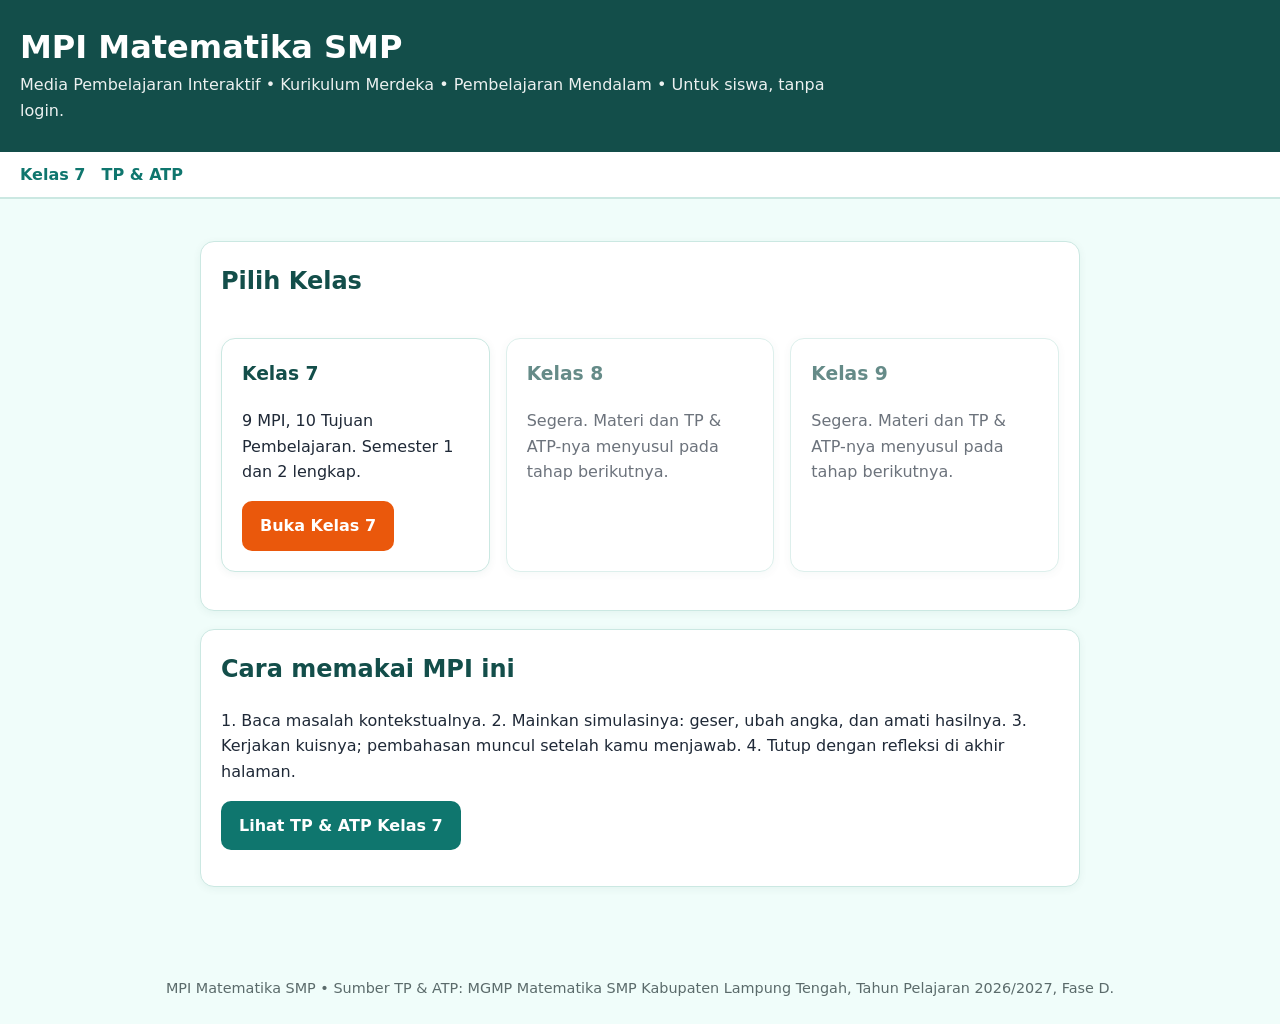
<file: index.html>
<!DOCTYPE html><html lang="id"><head><meta charset="utf-8"><meta name="viewport" content="width=device-width,initial-scale=1"><title>MPI Matematika SMP</title><link rel="stylesheet" href="assets/css/style.css"></head><body><header><h1>MPI Matematika SMP</h1><p>Media Pembelajaran Interaktif &bull; Kurikulum Merdeka &bull; Pembelajaran Mendalam &bull; Untuk siswa, tanpa login.</p></header><nav><a href="kelas-7/index.html">Kelas 7</a><a href="tp-atp/index.html">TP &amp; ATP</a></nav><main><div class="card"><h2>Pilih Kelas</h2><div class="grid"><div class="card"><h3>Kelas 7</h3><p>9 MPI, 10 Tujuan Pembelajaran. Semester 1 dan 2 lengkap.</p><a class="btn" href="kelas-7/index.html">Buka Kelas 7</a></div><div class="card locked"><h3>Kelas 8</h3><p>Segera. Materi dan TP &amp; ATP-nya menyusul pada tahap berikutnya.</p></div><div class="card locked"><h3>Kelas 9</h3><p>Segera. Materi dan TP &amp; ATP-nya menyusul pada tahap berikutnya.</p></div></div></div><div class="card"><h2>Cara memakai MPI ini</h2><p>1. Baca masalah kontekstualnya. 2. Mainkan simulasinya: geser, ubah angka, dan amati hasilnya. 3. Kerjakan kuisnya; pembahasan muncul setelah kamu menjawab. 4. Tutup dengan refleksi di akhir halaman.</p><p><a class="btn secondary" href="tp-atp/index.html">Lihat TP &amp; ATP Kelas 7</a></p></div></main><footer>MPI Matematika SMP &bull; Sumber TP &amp; ATP: MGMP Matematika SMP Kabupaten Lampung Tengah, Tahun Pelajaran 2026/2027, Fase D.</footer></body></html>
</file>
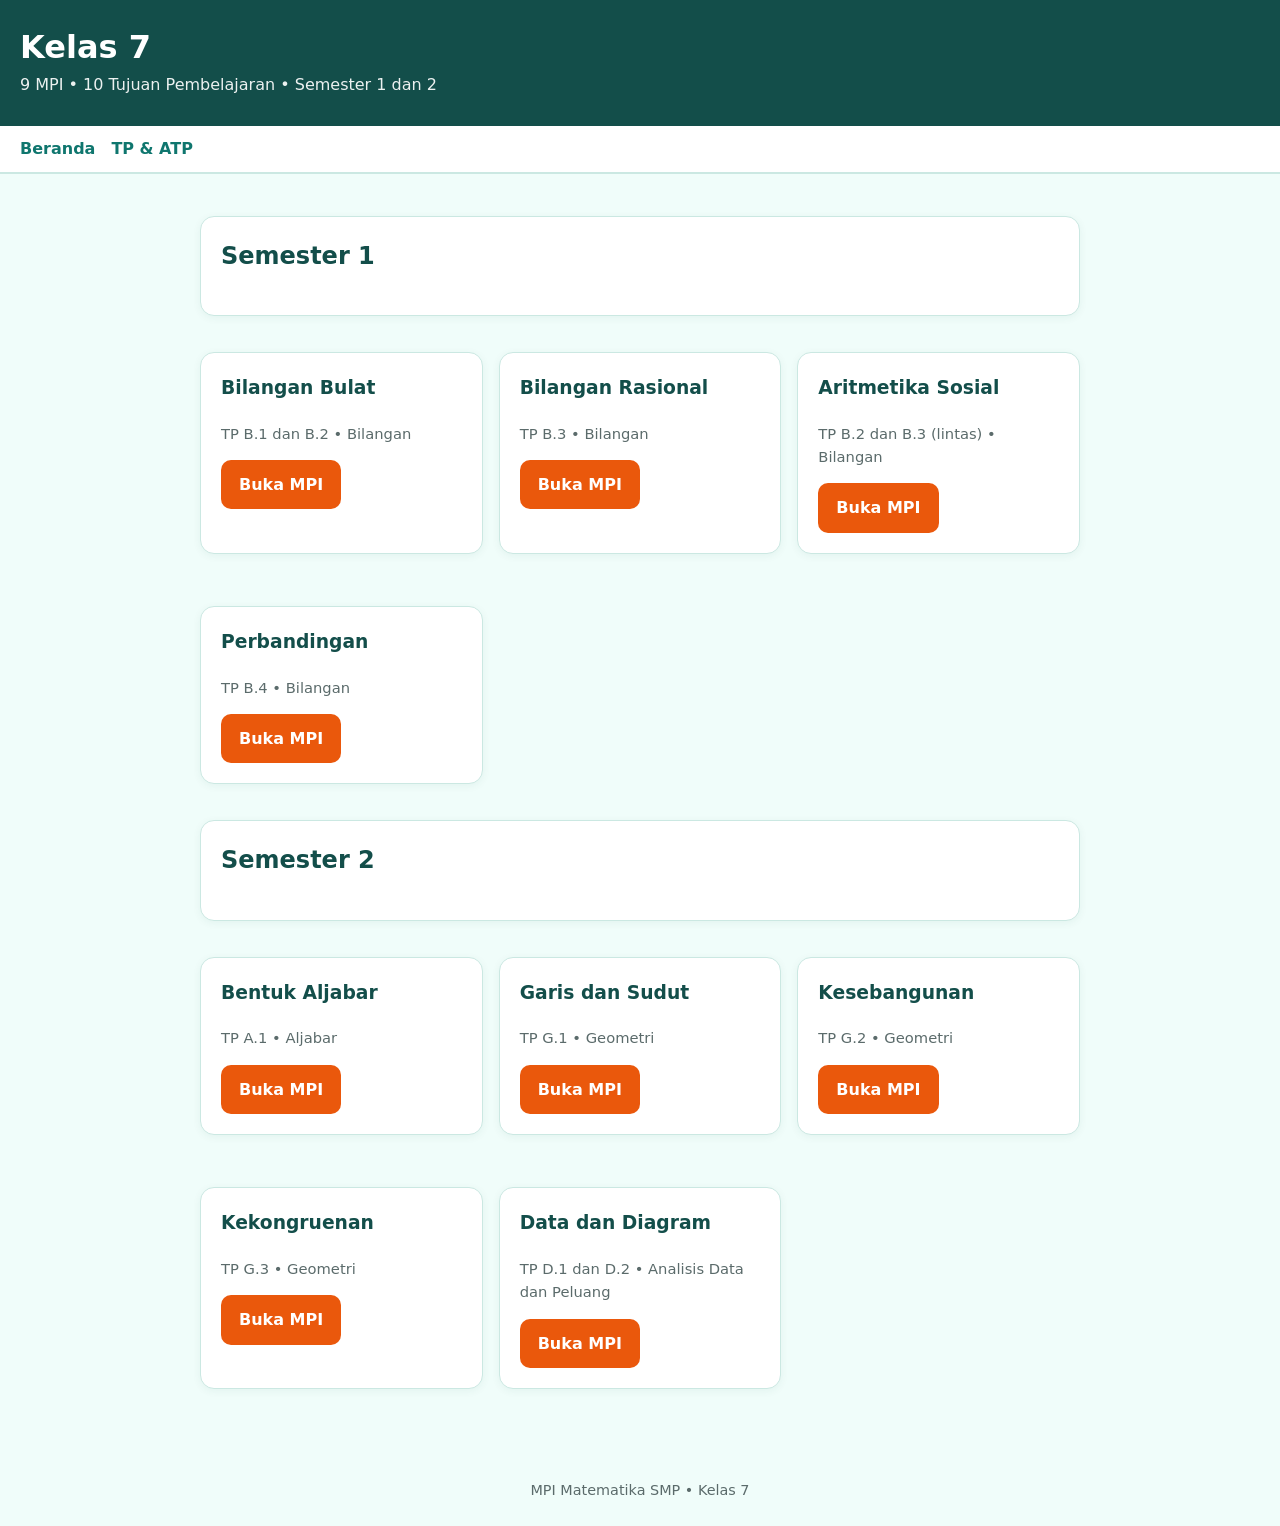
<file: kelas-7/index.html>
<!DOCTYPE html><html lang="id"><head><meta charset="utf-8"><meta name="viewport" content="width=device-width,initial-scale=1"><title>Kelas 7 - MPI Matematika SMP</title><link rel="stylesheet" href="../assets/css/style.css"></head><body><header><h1>Kelas 7</h1><p>9 MPI &bull; 10 Tujuan Pembelajaran &bull; Semester 1 dan 2</p></header><nav><a href="../index.html">Beranda</a><a href="../tp-atp/index.html">TP &amp; ATP</a></nav><main><div class="card"><h2>Semester 1</h2></div><div class="grid"><div class="card"><h3>Bilangan Bulat</h3><p class="small">TP B.1 dan B.2 &bull; Bilangan</p><a class="btn" href="bilangan-bulat/index.html">Buka MPI</a></div><div class="card"><h3>Bilangan Rasional</h3><p class="small">TP B.3 &bull; Bilangan</p><a class="btn" href="bilangan-rasional/index.html">Buka MPI</a></div><div class="card"><h3>Aritmetika Sosial</h3><p class="small">TP B.2 dan B.3 (lintas) &bull; Bilangan</p><a class="btn" href="aritmetika-sosial/index.html">Buka MPI</a></div><div class="card"><h3>Perbandingan</h3><p class="small">TP B.4 &bull; Bilangan</p><a class="btn" href="perbandingan/index.html">Buka MPI</a></div></div><div class="card"><h2>Semester 2</h2></div><div class="grid"><div class="card"><h3>Bentuk Aljabar</h3><p class="small">TP A.1 &bull; Aljabar</p><a class="btn" href="bentuk-aljabar/index.html">Buka MPI</a></div><div class="card"><h3>Garis dan Sudut</h3><p class="small">TP G.1 &bull; Geometri</p><a class="btn" href="garis-dan-sudut/index.html">Buka MPI</a></div><div class="card"><h3>Kesebangunan</h3><p class="small">TP G.2 &bull; Geometri</p><a class="btn" href="kesebangunan/index.html">Buka MPI</a></div><div class="card"><h3>Kekongruenan</h3><p class="small">TP G.3 &bull; Geometri</p><a class="btn" href="kekongruenan/index.html">Buka MPI</a></div><div class="card"><h3>Data dan Diagram</h3><p class="small">TP D.1 dan D.2 &bull; Analisis Data dan Peluang</p><a class="btn" href="data-dan-diagram/index.html">Buka MPI</a></div></div></main><footer>MPI Matematika SMP &bull; Kelas 7</footer></body></html>
</file>
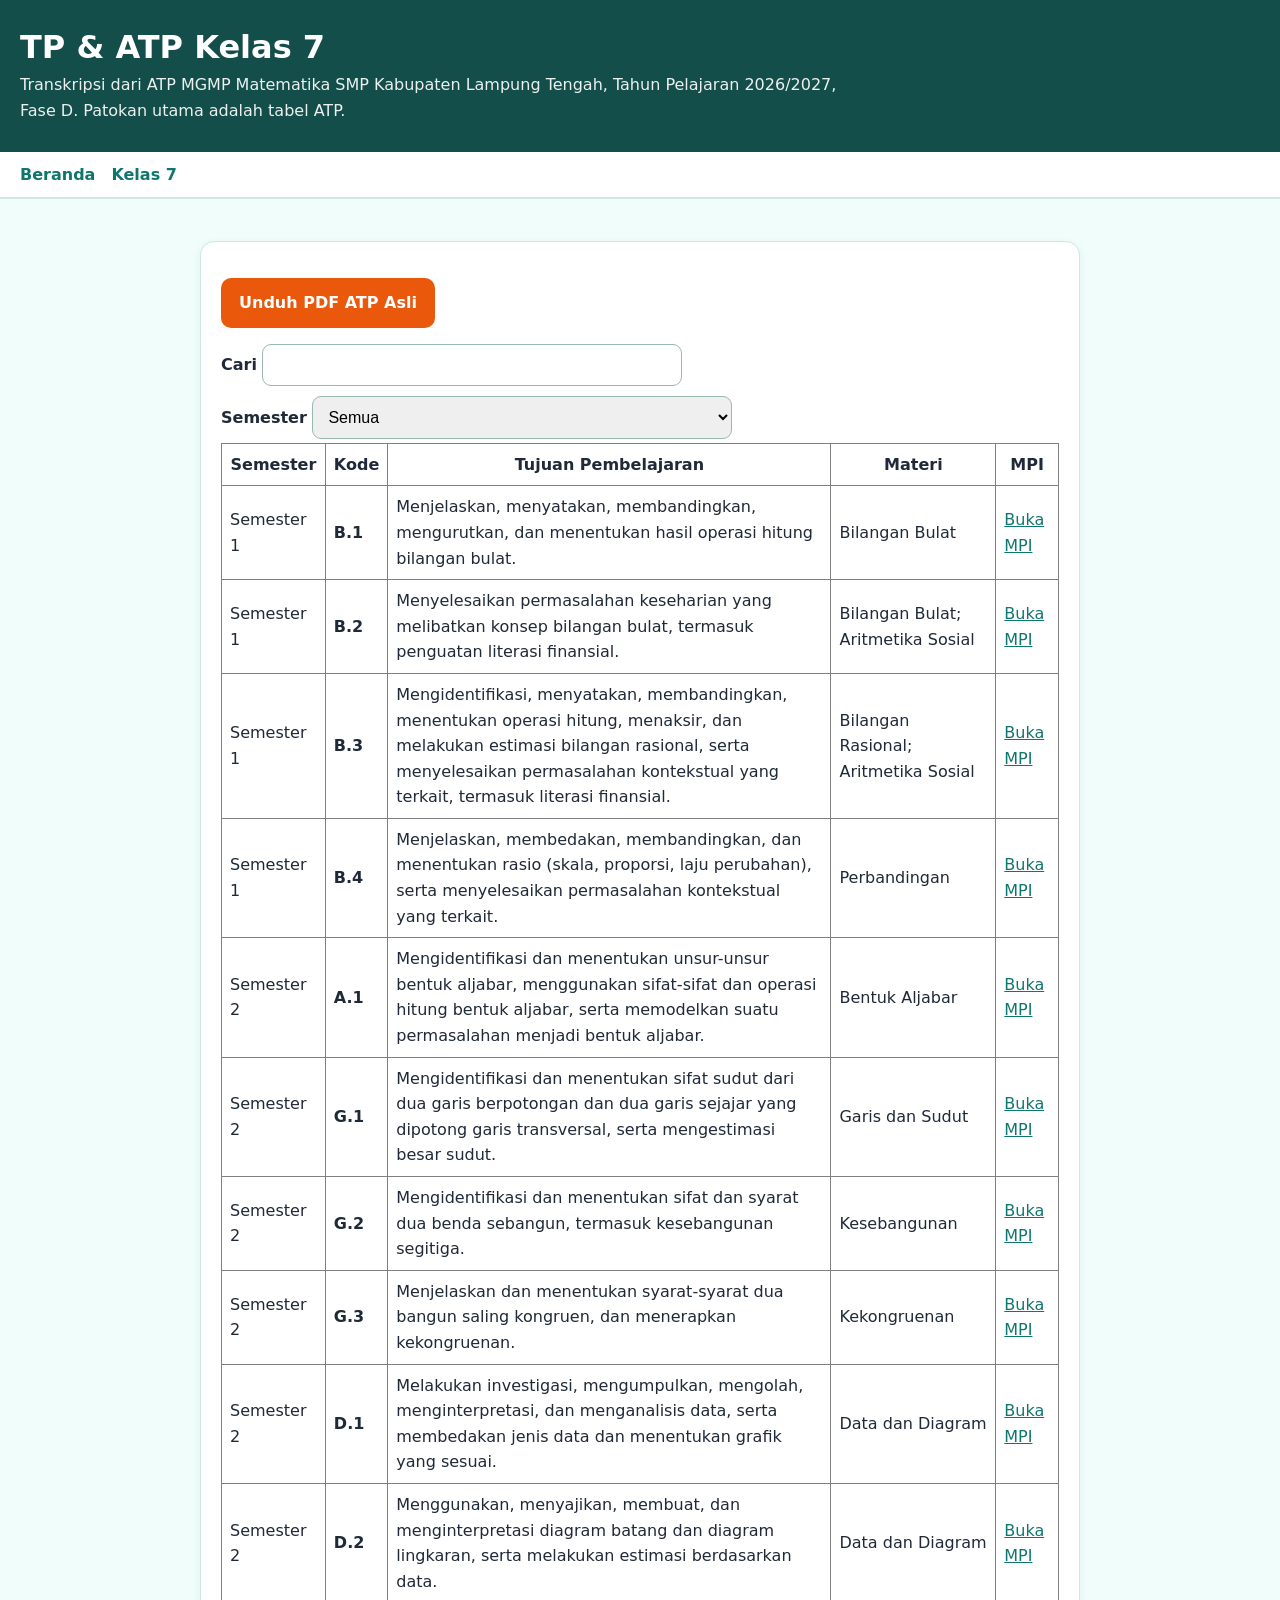
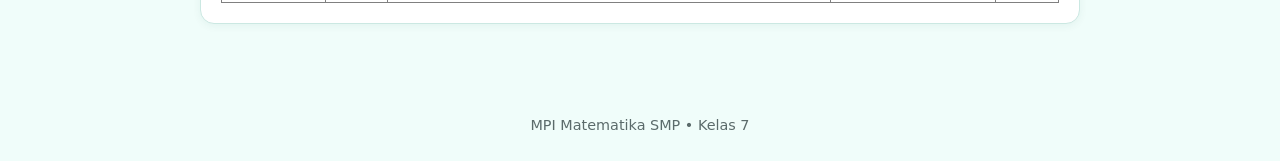
<file: tp-atp/index.html>
<!DOCTYPE html><html lang="id"><head><meta charset="utf-8"><meta name="viewport" content="width=device-width,initial-scale=1"><title>TP &amp; ATP Kelas 7 - MPI Matematika SMP</title><link rel="stylesheet" href="../assets/css/style.css"></head><body><header><h1>TP &amp; ATP Kelas 7</h1><p>Transkripsi dari ATP MGMP Matematika SMP Kabupaten Lampung Tengah, Tahun Pelajaran 2026/2027, Fase D. Patokan utama adalah tabel ATP.</p></header><nav><a href="../index.html">Beranda</a><a href="../kelas-7/index.html">Kelas 7</a></nav><main><div class="card"><p><a class="btn" href="../dokumen/ATP_Matematika_Fase_D_MGMP.pdf">Unduh PDF ATP Asli</a></p><label>Cari <input type="text" id="cari" oninput="filter()"></label><label>Semester <select id="sem" onchange="filter()"><option value="">Semua</option><option>Semester 1</option><option>Semester 2</option></select></label><div style="overflow-x:auto"><table id="tabel" border="1" cellpadding="8" cellspacing="0" style="border-collapse:collapse;width:100%"><thead><tr><th>Semester</th><th>Kode</th><th>Tujuan Pembelajaran</th><th>Materi</th><th>MPI</th></tr></thead><tbody><tr><td>Semester 1</td><td><b>B.1</b></td><td>Menjelaskan, menyatakan, membandingkan, mengurutkan, dan menentukan hasil operasi hitung bilangan bulat.</td><td>Bilangan Bulat</td><td><a href="../kelas-7/bilangan-bulat/index.html">Buka MPI</a></td></tr><tr><td>Semester 1</td><td><b>B.2</b></td><td>Menyelesaikan permasalahan keseharian yang melibatkan konsep bilangan bulat, termasuk penguatan literasi finansial.</td><td>Bilangan Bulat; Aritmetika Sosial</td><td><a href="../kelas-7/bilangan-bulat/index.html">Buka MPI</a></td></tr><tr><td>Semester 1</td><td><b>B.3</b></td><td>Mengidentifikasi, menyatakan, membandingkan, menentukan operasi hitung, menaksir, dan melakukan estimasi bilangan rasional, serta menyelesaikan permasalahan kontekstual yang terkait, termasuk literasi finansial.</td><td>Bilangan Rasional; Aritmetika Sosial</td><td><a href="../kelas-7/bilangan-rasional/index.html">Buka MPI</a></td></tr><tr><td>Semester 1</td><td><b>B.4</b></td><td>Menjelaskan, membedakan, membandingkan, dan menentukan rasio (skala, proporsi, laju perubahan), serta menyelesaikan permasalahan kontekstual yang terkait.</td><td>Perbandingan</td><td><a href="../kelas-7/perbandingan/index.html">Buka MPI</a></td></tr><tr><td>Semester 2</td><td><b>A.1</b></td><td>Mengidentifikasi dan menentukan unsur-unsur bentuk aljabar, menggunakan sifat-sifat dan operasi hitung bentuk aljabar, serta memodelkan suatu permasalahan menjadi bentuk aljabar.</td><td>Bentuk Aljabar</td><td><a href="../kelas-7/bentuk-aljabar/index.html">Buka MPI</a></td></tr><tr><td>Semester 2</td><td><b>G.1</b></td><td>Mengidentifikasi dan menentukan sifat sudut dari dua garis berpotongan dan dua garis sejajar yang dipotong garis transversal, serta mengestimasi besar sudut.</td><td>Garis dan Sudut</td><td><a href="../kelas-7/garis-dan-sudut/index.html">Buka MPI</a></td></tr><tr><td>Semester 2</td><td><b>G.2</b></td><td>Mengidentifikasi dan menentukan sifat dan syarat dua benda sebangun, termasuk kesebangunan segitiga.</td><td>Kesebangunan</td><td><a href="../kelas-7/kesebangunan/index.html">Buka MPI</a></td></tr><tr><td>Semester 2</td><td><b>G.3</b></td><td>Menjelaskan dan menentukan syarat-syarat dua bangun saling kongruen, dan menerapkan kekongruenan.</td><td>Kekongruenan</td><td><a href="../kelas-7/kekongruenan/index.html">Buka MPI</a></td></tr><tr><td>Semester 2</td><td><b>D.1</b></td><td>Melakukan investigasi, mengumpulkan, mengolah, menginterpretasi, dan menganalisis data, serta membedakan jenis data dan menentukan grafik yang sesuai.</td><td>Data dan Diagram</td><td><a href="../kelas-7/data-dan-diagram/index.html">Buka MPI</a></td></tr><tr><td>Semester 2</td><td><b>D.2</b></td><td>Menggunakan, menyajikan, membuat, dan menginterpretasi diagram batang dan diagram lingkaran, serta melakukan estimasi berdasarkan data.</td><td>Data dan Diagram</td><td><a href="../kelas-7/data-dan-diagram/index.html">Buka MPI</a></td></tr></tbody></table></div></div></main><footer>MPI Matematika SMP &bull; Kelas 7</footer><script>function filter(){var q=document.getElementById('cari').value.toLowerCase(),s=document.getElementById('sem').value;document.querySelectorAll('#tabel tbody tr').forEach(function(r){r.style.display=(r.textContent.toLowerCase().includes(q)&&(!s||r.cells[0].textContent===s))?'':'none';});}</script></body></html>
</file>
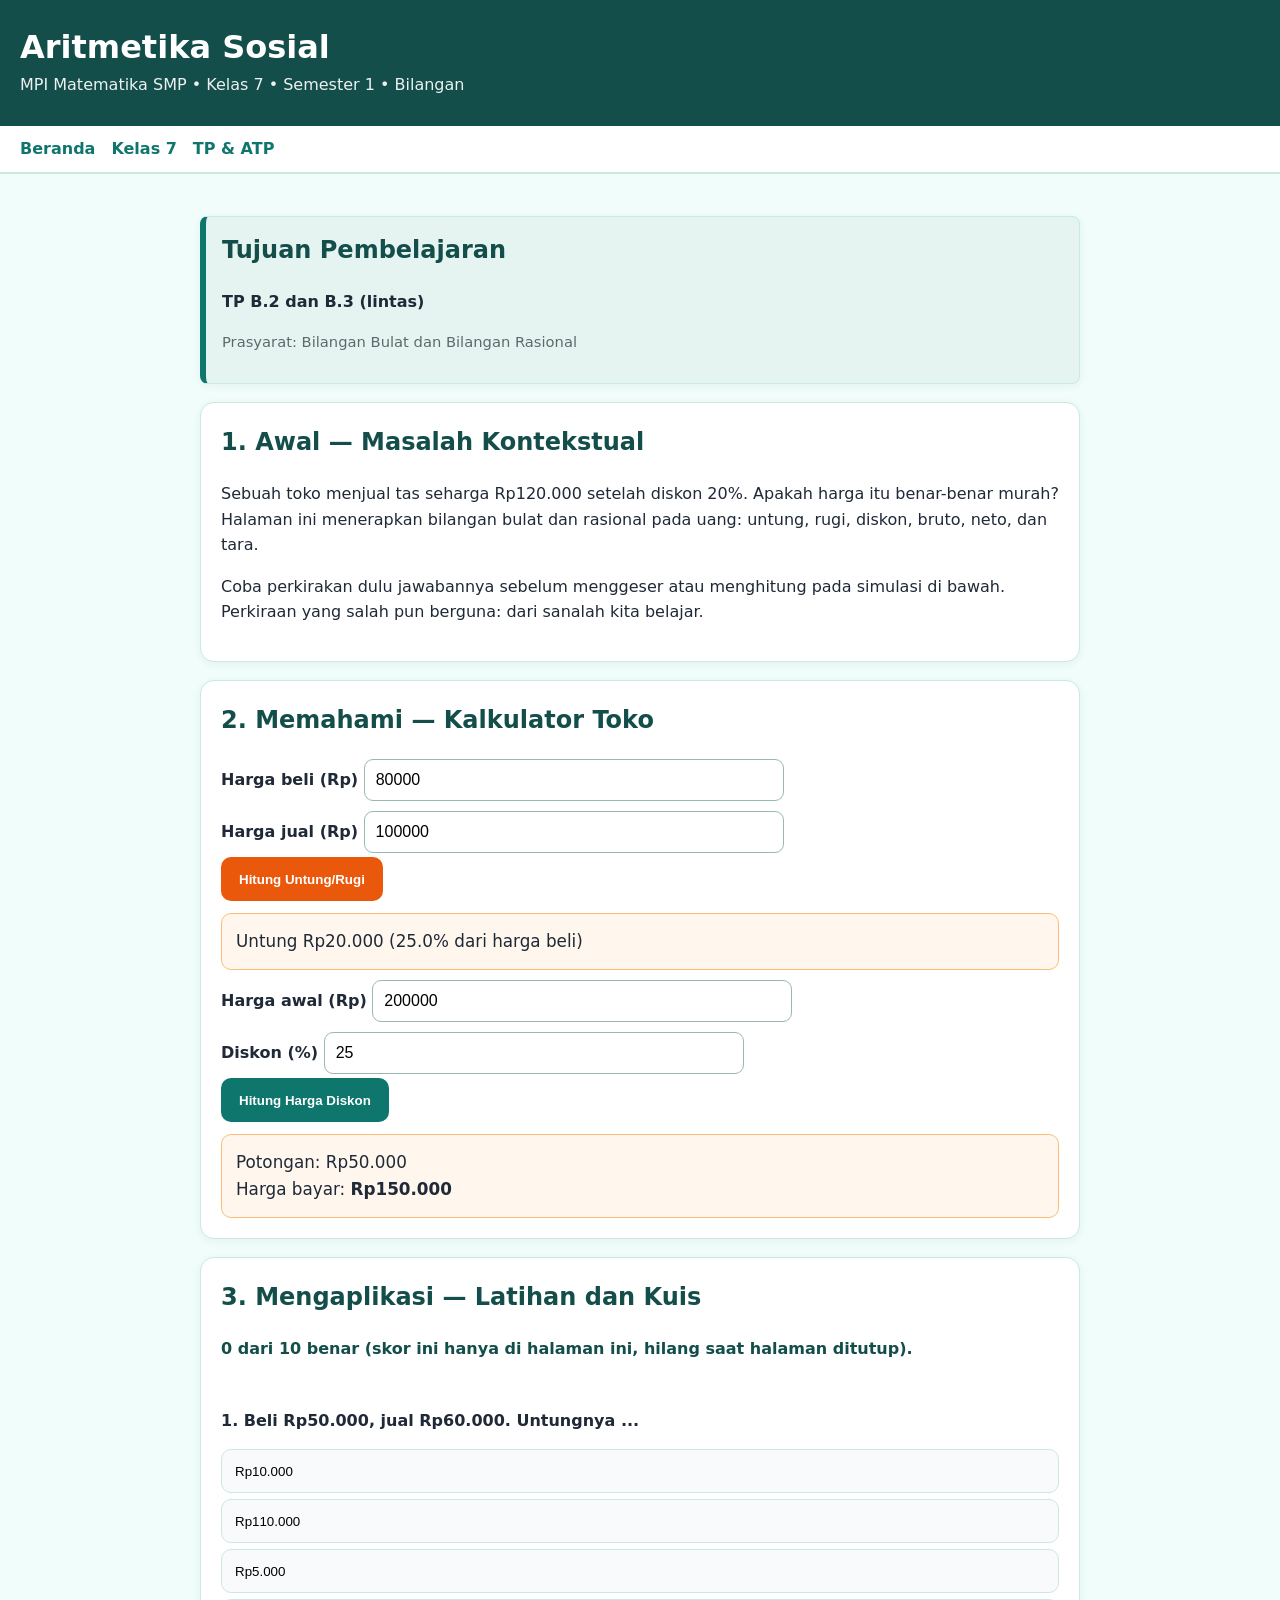
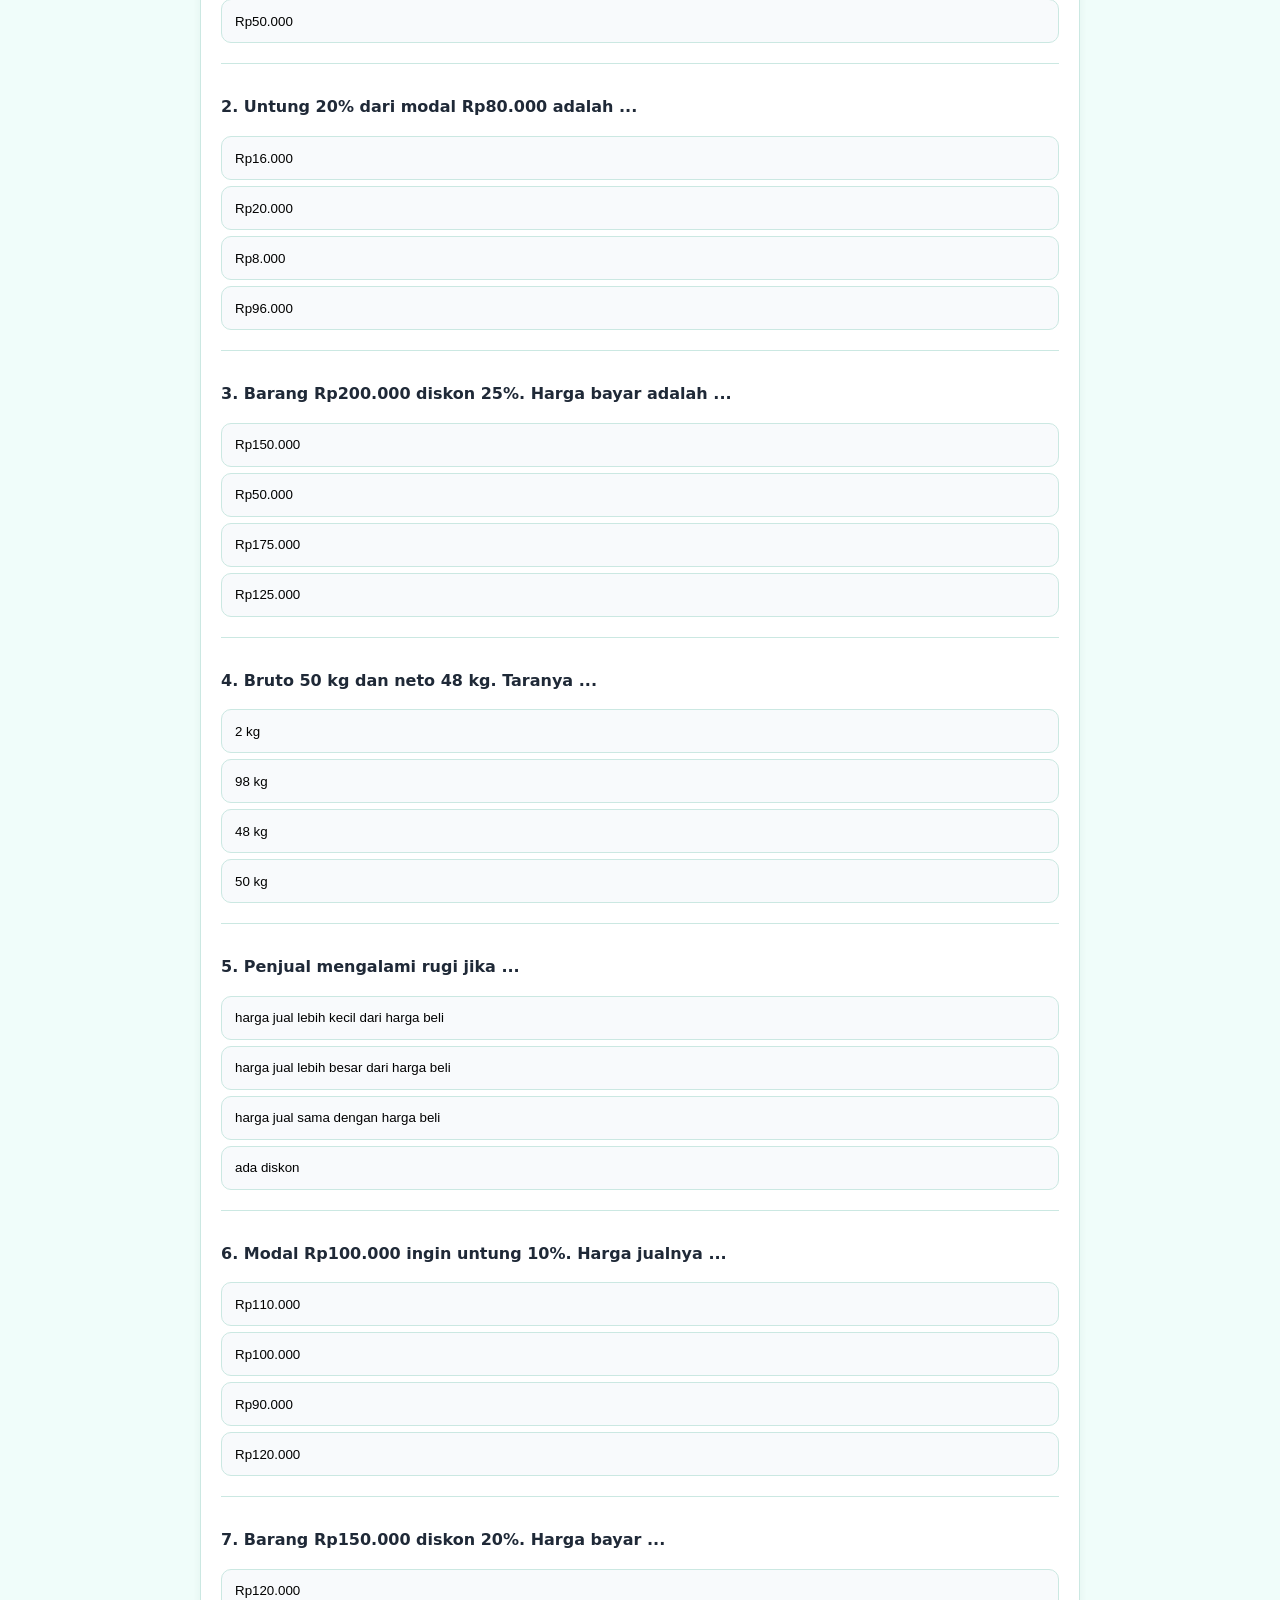
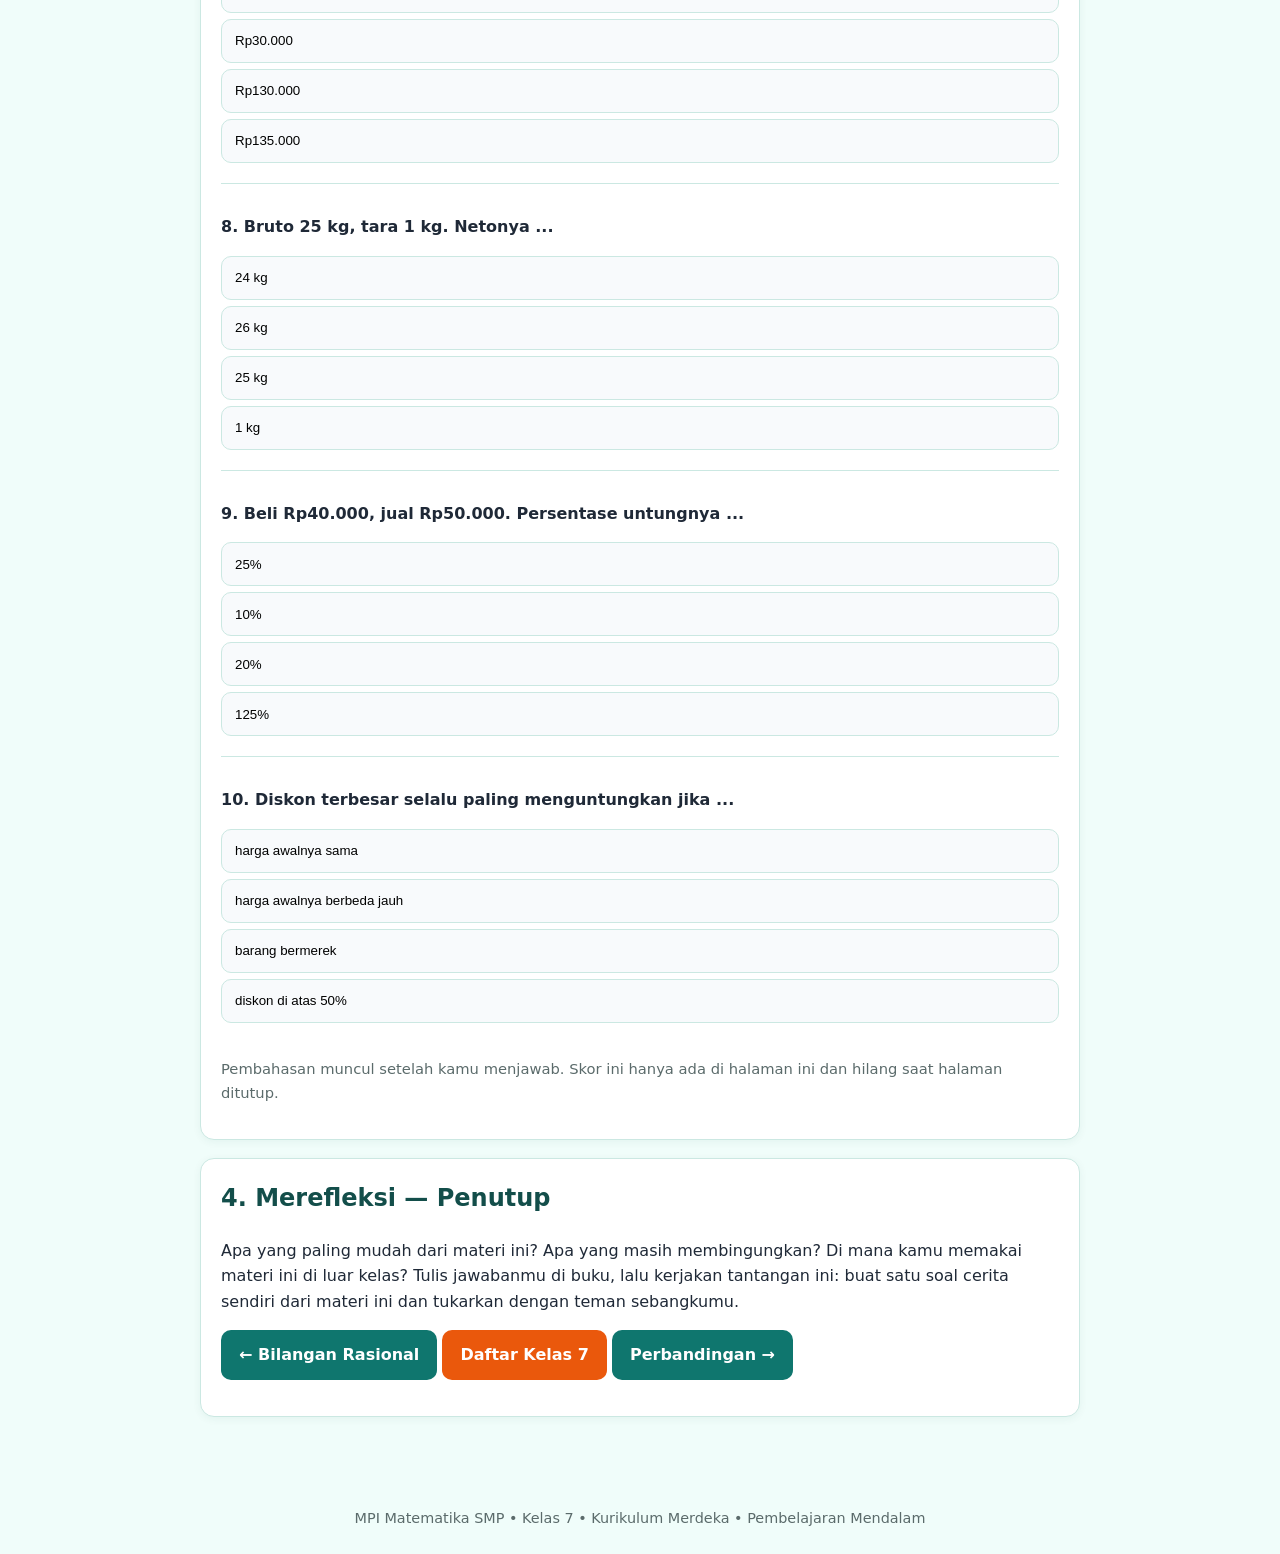
<file: kelas-7/aritmetika-sosial/index.html>
<!DOCTYPE html><html lang="id"><head><meta charset="utf-8"><meta name="viewport" content="width=device-width,initial-scale=1"><title>Aritmetika Sosial - MPI Matematika Kelas 7</title><link rel="stylesheet" href="../../assets/css/style.css"></head><body>
<header><h1>Aritmetika Sosial</h1><p>MPI Matematika SMP &bull; Kelas 7 &bull; Semester 1 &bull; Bilangan</p></header>
<nav><a href="../../index.html">Beranda</a><a href="../index.html">Kelas 7</a><a href="../../tp-atp/index.html">TP &amp; ATP</a></nav><main>
<div class="card tp"><h2>Tujuan Pembelajaran</h2><p><b>TP B.2 dan B.3 (lintas)</b></p><p class="small">Prasyarat: Bilangan Bulat dan Bilangan Rasional</p></div>
<div class="card"><h2>1. Awal &mdash; Masalah Kontekstual</h2><p>Sebuah toko menjual tas seharga Rp120.000 setelah diskon 20%. Apakah harga itu benar-benar murah? Halaman ini menerapkan bilangan bulat dan rasional pada uang: untung, rugi, diskon, bruto, neto, dan tara.</p><p>Coba perkirakan dulu jawabannya sebelum menggeser atau menghitung pada simulasi di bawah. Perkiraan yang salah pun berguna: dari sanalah kita belajar.</p></div>
<div class="card"><h2>2. Memahami &mdash; Kalkulator Toko</h2><label>Harga beli (Rp) <input type="number" id="beli" value="80000"></label><label>Harga jual (Rp) <input type="number" id="jual" value="100000"></label><button class="btn" onclick="toko()">Hitung Untung/Rugi</button><div class="result" id="out"></div><label>Harga awal (Rp) <input type="number" id="harga" value="200000"></label><label>Diskon (%) <input type="number" id="disk" value="25"></label><button class="btn secondary" onclick="diskon()">Hitung Harga Diskon</button><div class="result" id="out2"></div></div>
<div class="card"><h2>3. Mengaplikasi &mdash; Latihan dan Kuis</h2><p class="score" id="score"></p><div id="quiz"></div><p class="small">Pembahasan muncul setelah kamu menjawab. Skor ini hanya ada di halaman ini dan hilang saat halaman ditutup.</p></div>
<div class="card"><h2>4. Merefleksi &mdash; Penutup</h2><p>Apa yang paling mudah dari materi ini? Apa yang masih membingungkan? Di mana kamu memakai materi ini di luar kelas? Tulis jawabanmu di buku, lalu kerjakan tantangan ini: buat satu soal cerita sendiri dari materi ini dan tukarkan dengan teman sebangkumu.</p><p><a class="btn secondary" href="../bilangan-rasional/index.html">&larr; Bilangan Rasional</a> <a class="btn" href="../index.html">Daftar Kelas 7</a> <a class="btn secondary" href="../perbandingan/index.html">Perbandingan &rarr;</a></p></div>
</main><footer>MPI Matematika SMP &bull; Kelas 7 &bull; Kurikulum Merdeka &bull; Pembelajaran Mendalam</footer>
<script src="../../assets/js/app.js"></script><script>function toko(){var b=val('beli',0),j=val('jual',0),s=j-b;document.getElementById('out').innerHTML=(s>0?'Untung ':s<0?'Rugi ':'Impas ')+money(Math.abs(s))+(b?' ('+(Math.abs(s)/b*100).toFixed(1)+'% dari harga beli)':'');}function diskon(){var h=val('harga',0),d=val('disk',0);document.getElementById('out2').innerHTML='Potongan: '+money(h*d/100)+'<br>Harga bayar: <b>'+money(h*(1-d/100))+'</b>';}toko();diskon();
renderQuiz([{"q": "Beli Rp50.000, jual Rp60.000. Untungnya ...", "o": ["Rp10.000", "Rp110.000", "Rp5.000", "Rp50.000"], "a": 0, "e": "Untung = harga jual - harga beli = Rp10.000."}, {"q": "Untung 20% dari modal Rp80.000 adalah ...", "o": ["Rp16.000", "Rp20.000", "Rp8.000", "Rp96.000"], "a": 0, "e": "20% x Rp80.000 = Rp16.000."}, {"q": "Barang Rp200.000 diskon 25%. Harga bayar adalah ...", "o": ["Rp150.000", "Rp50.000", "Rp175.000", "Rp125.000"], "a": 0, "e": "Potongan Rp50.000, jadi bayar Rp150.000."}, {"q": "Bruto 50 kg dan neto 48 kg. Taranya ...", "o": ["2 kg", "98 kg", "48 kg", "50 kg"], "a": 0, "e": "Tara = bruto - neto = 2 kg."}, {"q": "Penjual mengalami rugi jika ...", "o": ["harga jual lebih kecil dari harga beli", "harga jual lebih besar dari harga beli", "harga jual sama dengan harga beli", "ada diskon"], "a": 0, "e": "Rugi terjadi saat uang yang diterima lebih kecil dari modal."}, {"q": "Modal Rp100.000 ingin untung 10%. Harga jualnya ...", "o": ["Rp110.000", "Rp100.000", "Rp90.000", "Rp120.000"], "a": 0, "e": "Rp100.000 + 10% x Rp100.000 = Rp110.000."}, {"q": "Barang Rp150.000 diskon 20%. Harga bayar ...", "o": ["Rp120.000", "Rp30.000", "Rp130.000", "Rp135.000"], "a": 0, "e": "Potongan Rp30.000, bayar Rp120.000."}, {"q": "Bruto 25 kg, tara 1 kg. Netonya ...", "o": ["24 kg", "26 kg", "25 kg", "1 kg"], "a": 0, "e": "Neto = bruto - tara = 24 kg."}, {"q": "Beli Rp40.000, jual Rp50.000. Persentase untungnya ...", "o": ["25%", "10%", "20%", "125%"], "a": 0, "e": "Untung Rp10.000 dari modal Rp40.000 = 25%."}, {"q": "Diskon terbesar selalu paling menguntungkan jika ...", "o": ["harga awalnya sama", "harga awalnya berbeda jauh", "barang bermerek", "diskon di atas 50%"], "a": 0, "e": "Diskon harus dibandingkan pada harga awal yang sama; 50% dari harga mahal bisa lebih mahal daripada 10% dari harga murah."}], "quiz", "score");</script></body></html>
</file>
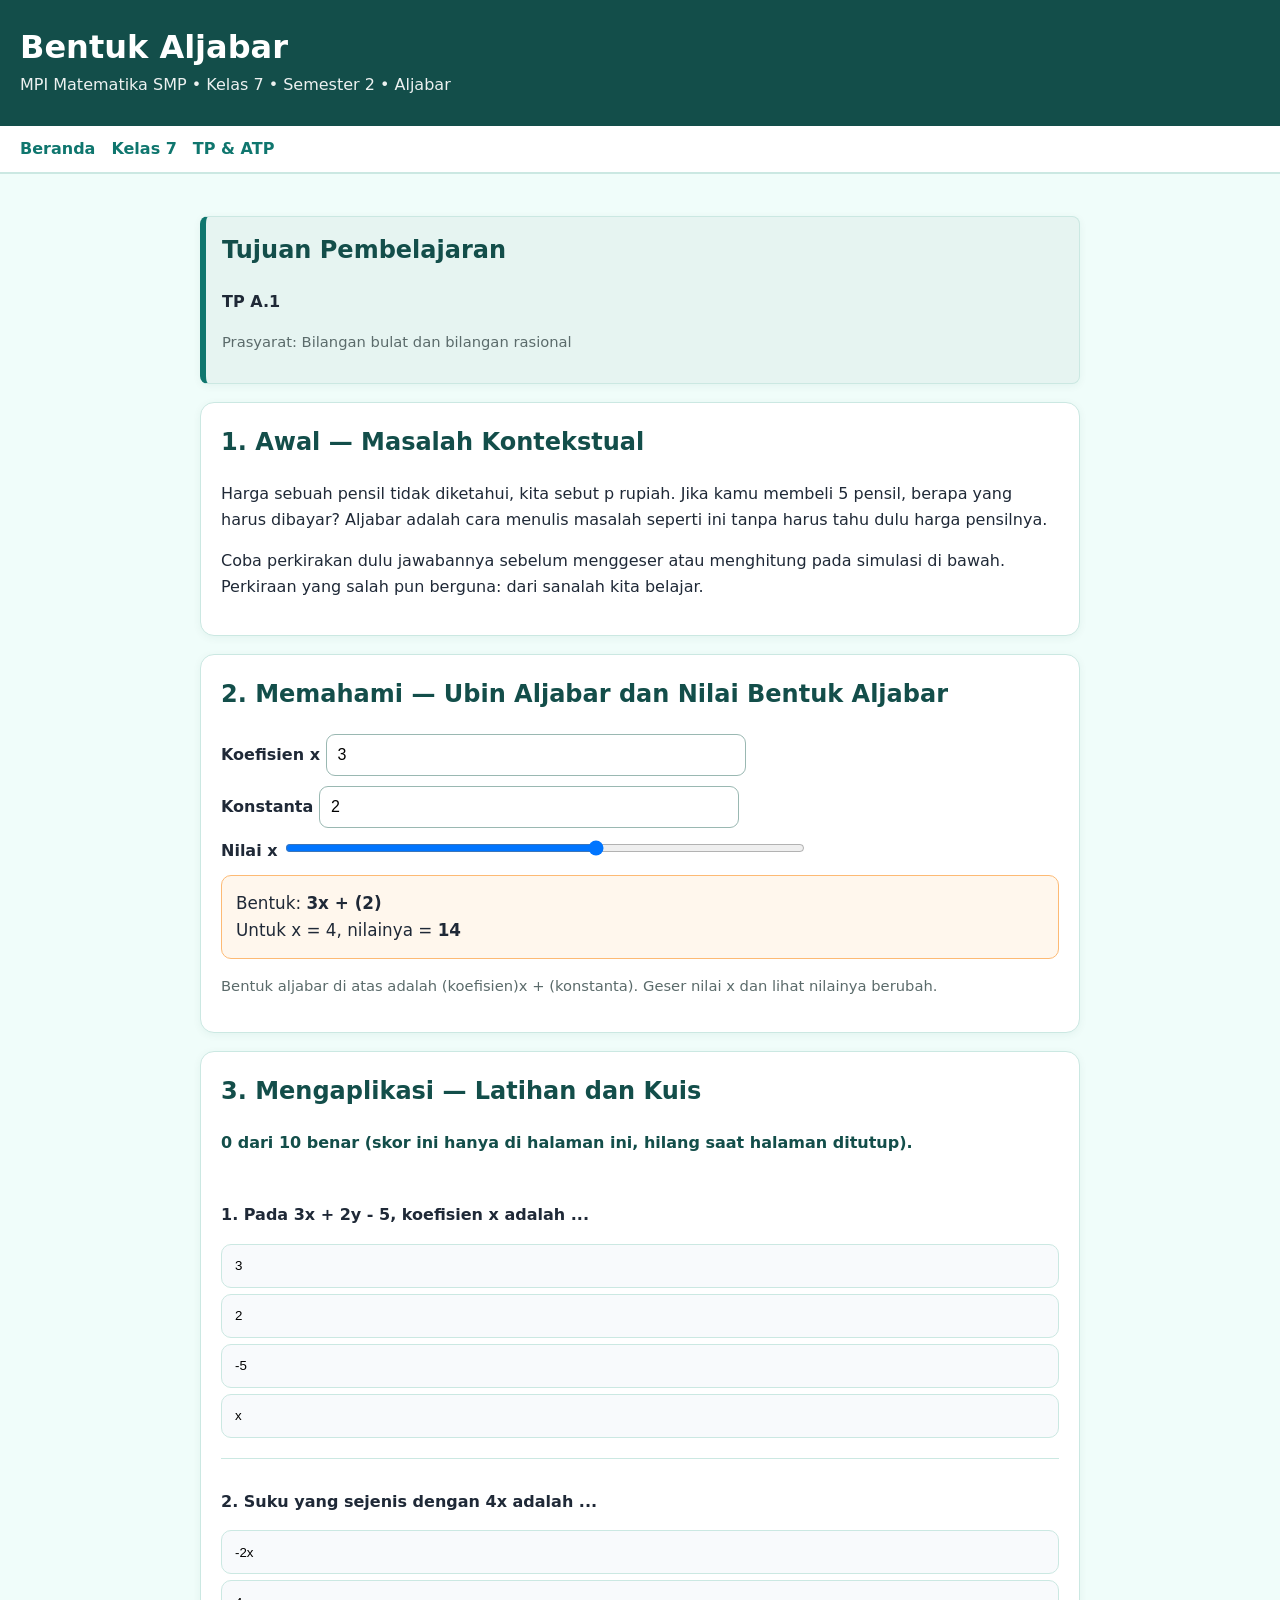
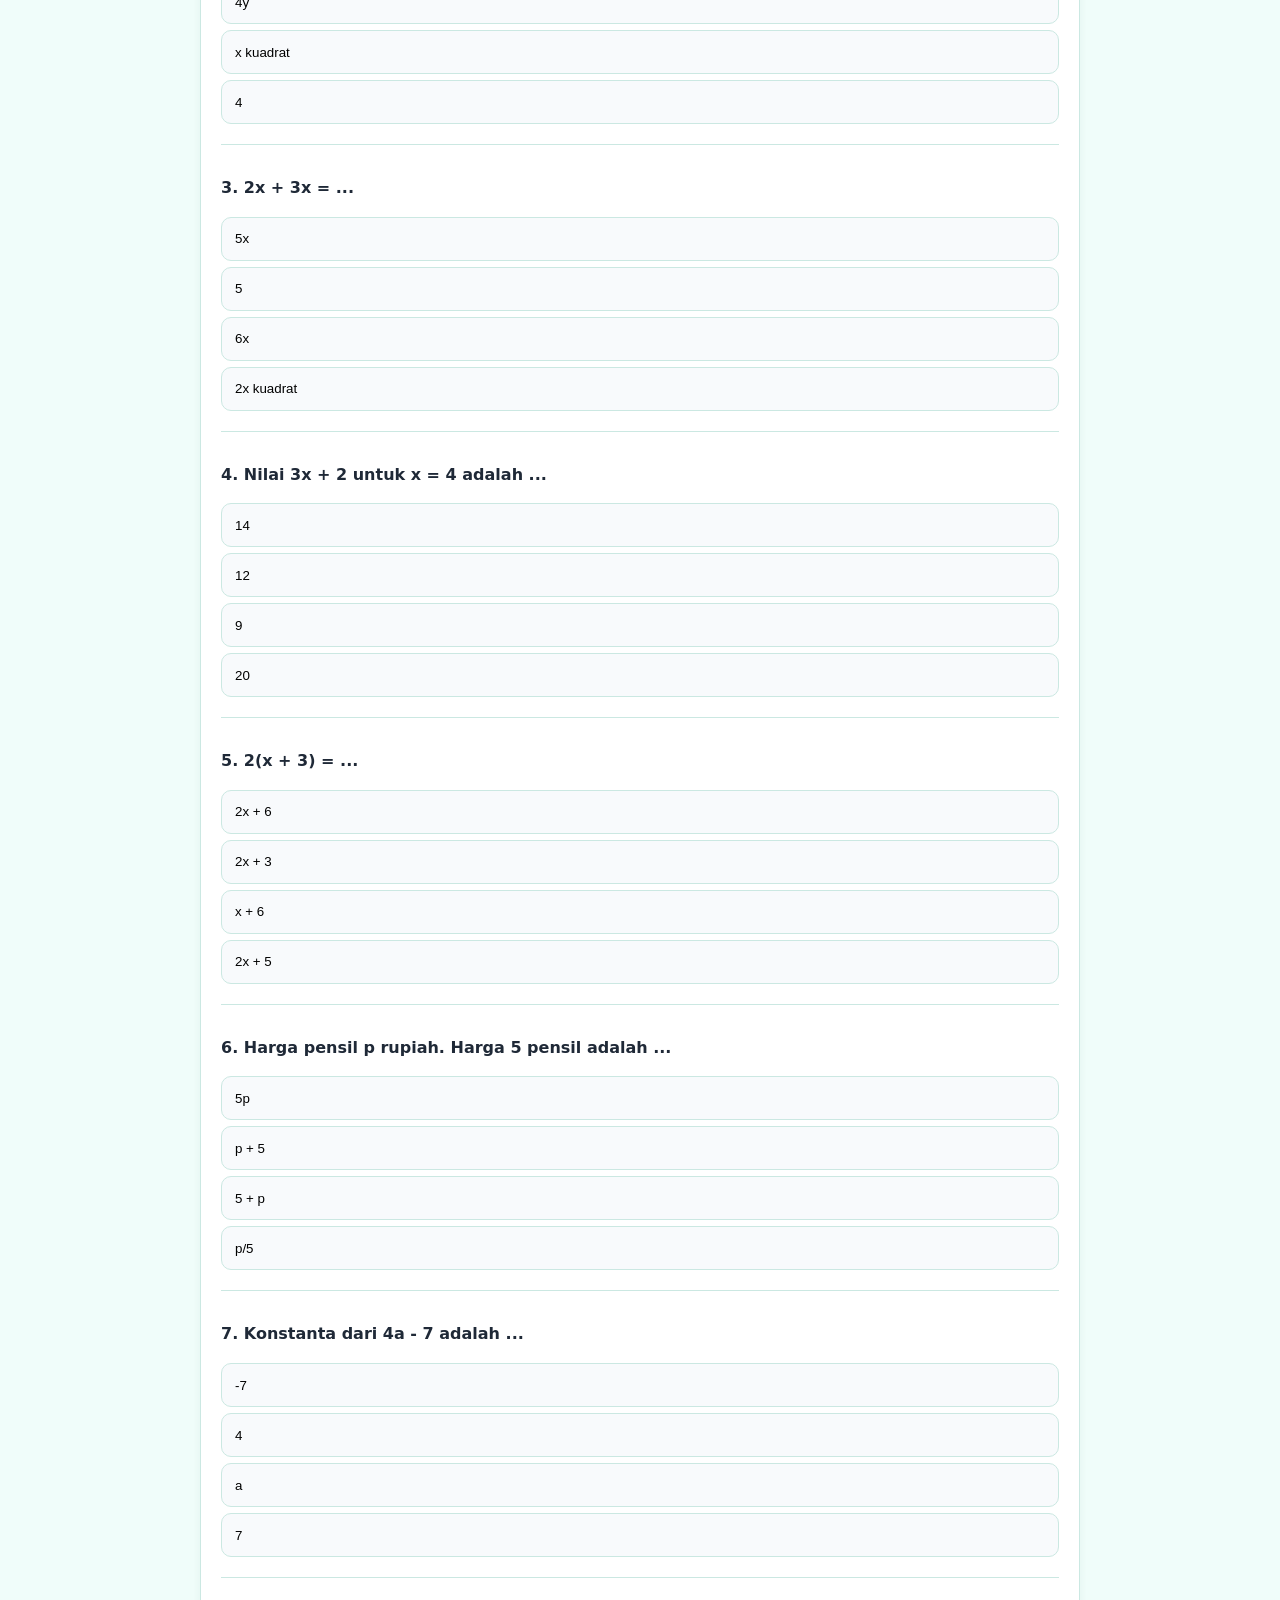
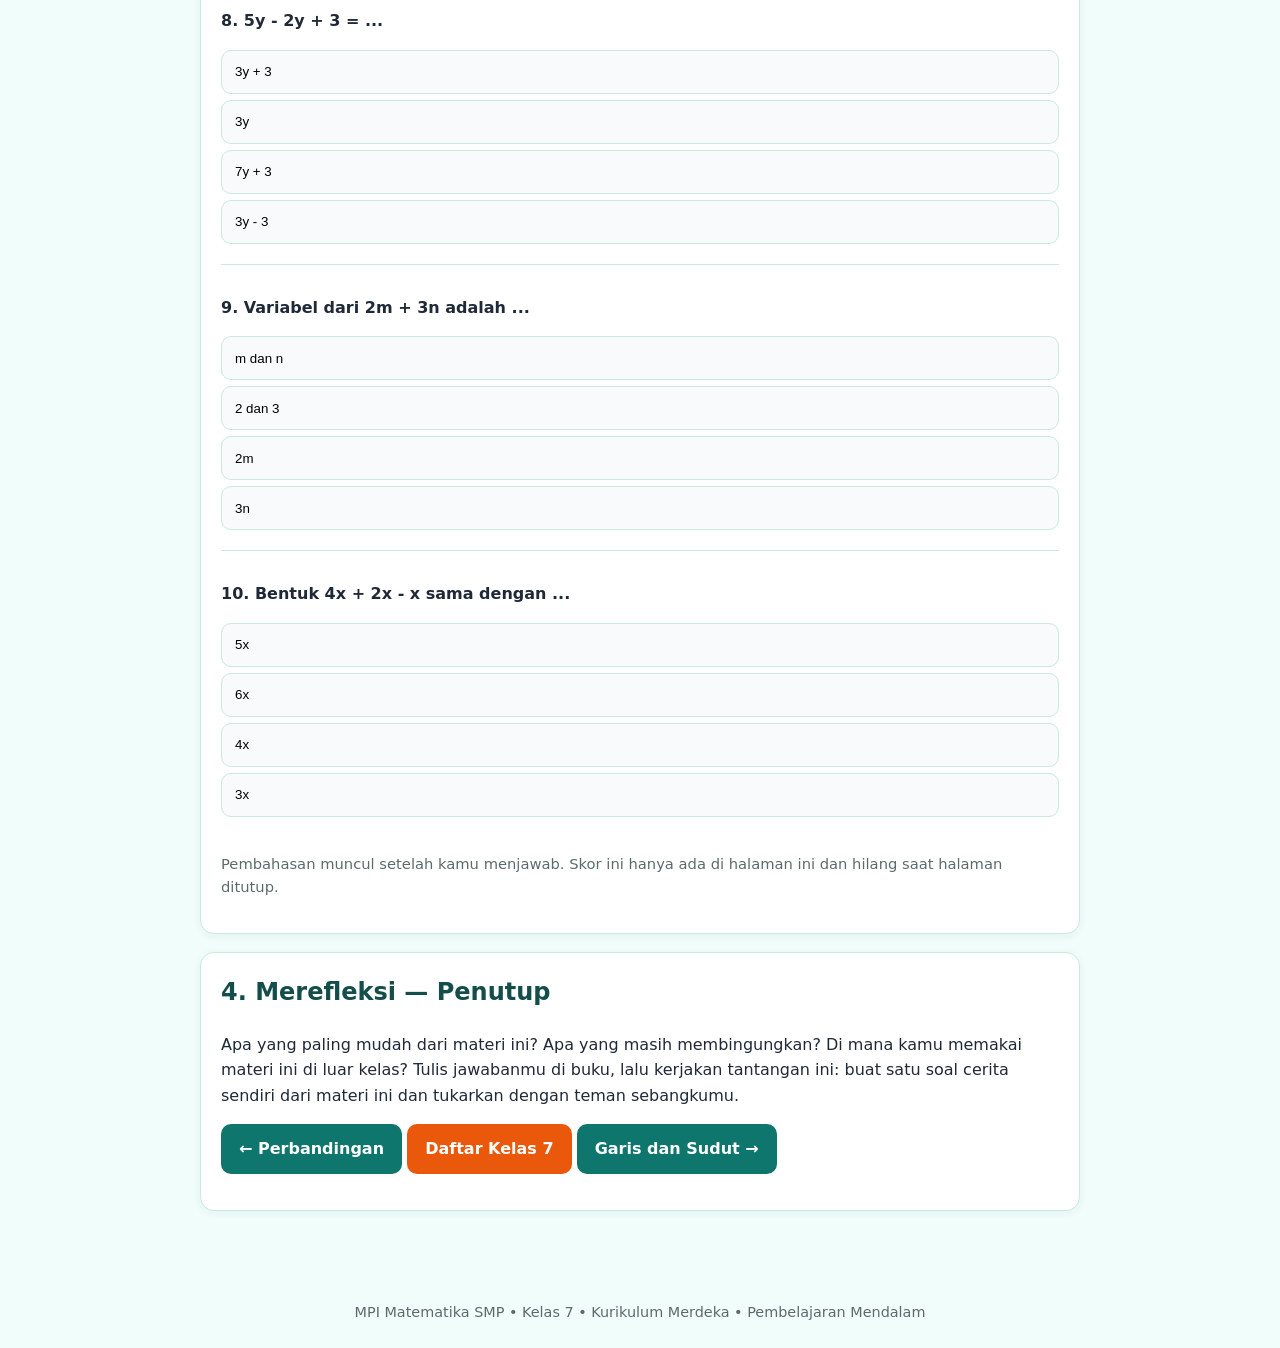
<file: kelas-7/bentuk-aljabar/index.html>
<!DOCTYPE html><html lang="id"><head><meta charset="utf-8"><meta name="viewport" content="width=device-width,initial-scale=1"><title>Bentuk Aljabar - MPI Matematika Kelas 7</title><link rel="stylesheet" href="../../assets/css/style.css"></head><body>
<header><h1>Bentuk Aljabar</h1><p>MPI Matematika SMP &bull; Kelas 7 &bull; Semester 2 &bull; Aljabar</p></header>
<nav><a href="../../index.html">Beranda</a><a href="../index.html">Kelas 7</a><a href="../../tp-atp/index.html">TP &amp; ATP</a></nav><main>
<div class="card tp"><h2>Tujuan Pembelajaran</h2><p><b>TP A.1</b></p><p class="small">Prasyarat: Bilangan bulat dan bilangan rasional</p></div>
<div class="card"><h2>1. Awal &mdash; Masalah Kontekstual</h2><p>Harga sebuah pensil tidak diketahui, kita sebut p rupiah. Jika kamu membeli 5 pensil, berapa yang harus dibayar? Aljabar adalah cara menulis masalah seperti ini tanpa harus tahu dulu harga pensilnya.</p><p>Coba perkirakan dulu jawabannya sebelum menggeser atau menghitung pada simulasi di bawah. Perkiraan yang salah pun berguna: dari sanalah kita belajar.</p></div>
<div class="card"><h2>2. Memahami &mdash; Ubin Aljabar dan Nilai Bentuk Aljabar</h2><label>Koefisien x <input type="number" id="kx" value="3"></label><label>Konstanta <input type="number" id="kon" value="2"></label><label>Nilai x <input type="range" id="nx" min="-5" max="10" value="4" oninput="nil()"></label><div class="result" id="out"></div><p class="small">Bentuk aljabar di atas adalah (koefisien)x + (konstanta). Geser nilai x dan lihat nilainya berubah.</p></div>
<div class="card"><h2>3. Mengaplikasi &mdash; Latihan dan Kuis</h2><p class="score" id="score"></p><div id="quiz"></div><p class="small">Pembahasan muncul setelah kamu menjawab. Skor ini hanya ada di halaman ini dan hilang saat halaman ditutup.</p></div>
<div class="card"><h2>4. Merefleksi &mdash; Penutup</h2><p>Apa yang paling mudah dari materi ini? Apa yang masih membingungkan? Di mana kamu memakai materi ini di luar kelas? Tulis jawabanmu di buku, lalu kerjakan tantangan ini: buat satu soal cerita sendiri dari materi ini dan tukarkan dengan teman sebangkumu.</p><p><a class="btn secondary" href="../perbandingan/index.html">&larr; Perbandingan</a> <a class="btn" href="../index.html">Daftar Kelas 7</a> <a class="btn secondary" href="../garis-dan-sudut/index.html">Garis dan Sudut &rarr;</a></p></div>
</main><footer>MPI Matematika SMP &bull; Kelas 7 &bull; Kurikulum Merdeka &bull; Pembelajaran Mendalam</footer>
<script src="../../assets/js/app.js"></script><script>function nil(){var k=val('kx',0),c=val('kon',0),x=val('nx',0);document.getElementById('out').innerHTML='Bentuk: <b>'+k+'x + ('+c+')</b><br>Untuk x = '+x+', nilainya = <b>'+(k*x+c)+'</b>';}nil();
renderQuiz([{"q": "Pada 3x + 2y - 5, koefisien x adalah ...", "o": ["3", "2", "-5", "x"], "a": 0, "e": "Koefisien adalah bilangan di depan variabel."}, {"q": "Suku yang sejenis dengan 4x adalah ...", "o": ["-2x", "4y", "x kuadrat", "4"], "a": 0, "e": "Suku sejenis memiliki variabel dan pangkat yang sama."}, {"q": "2x + 3x = ...", "o": ["5x", "5", "6x", "2x kuadrat"], "a": 0, "e": "Jumlahkan koefisien suku sejenis: 5x."}, {"q": "Nilai 3x + 2 untuk x = 4 adalah ...", "o": ["14", "12", "9", "20"], "a": 0, "e": "3 x 4 + 2 = 14."}, {"q": "2(x + 3) = ...", "o": ["2x + 6", "2x + 3", "x + 6", "2x + 5"], "a": 0, "e": "Kalikan 2 ke setiap suku di dalam kurung."}, {"q": "Harga pensil p rupiah. Harga 5 pensil adalah ...", "o": ["5p", "p + 5", "5 + p", "p/5"], "a": 0, "e": "5 pensil berarti p + p + p + p + p = 5p."}, {"q": "Konstanta dari 4a - 7 adalah ...", "o": ["-7", "4", "a", "7"], "a": 0, "e": "Konstanta adalah suku tanpa variabel, yaitu -7."}, {"q": "5y - 2y + 3 = ...", "o": ["3y + 3", "3y", "7y + 3", "3y - 3"], "a": 0, "e": "5y - 2y = 3y, lalu tambah 3."}, {"q": "Variabel dari 2m + 3n adalah ...", "o": ["m dan n", "2 dan 3", "2m", "3n"], "a": 0, "e": "Variabel adalah huruf yang nilainya belum diketahui."}, {"q": "Bentuk 4x + 2x - x sama dengan ...", "o": ["5x", "6x", "4x", "3x"], "a": 0, "e": "4 + 2 - 1 = 5, jadi 5x."}], "quiz", "score");</script></body></html>
</file>
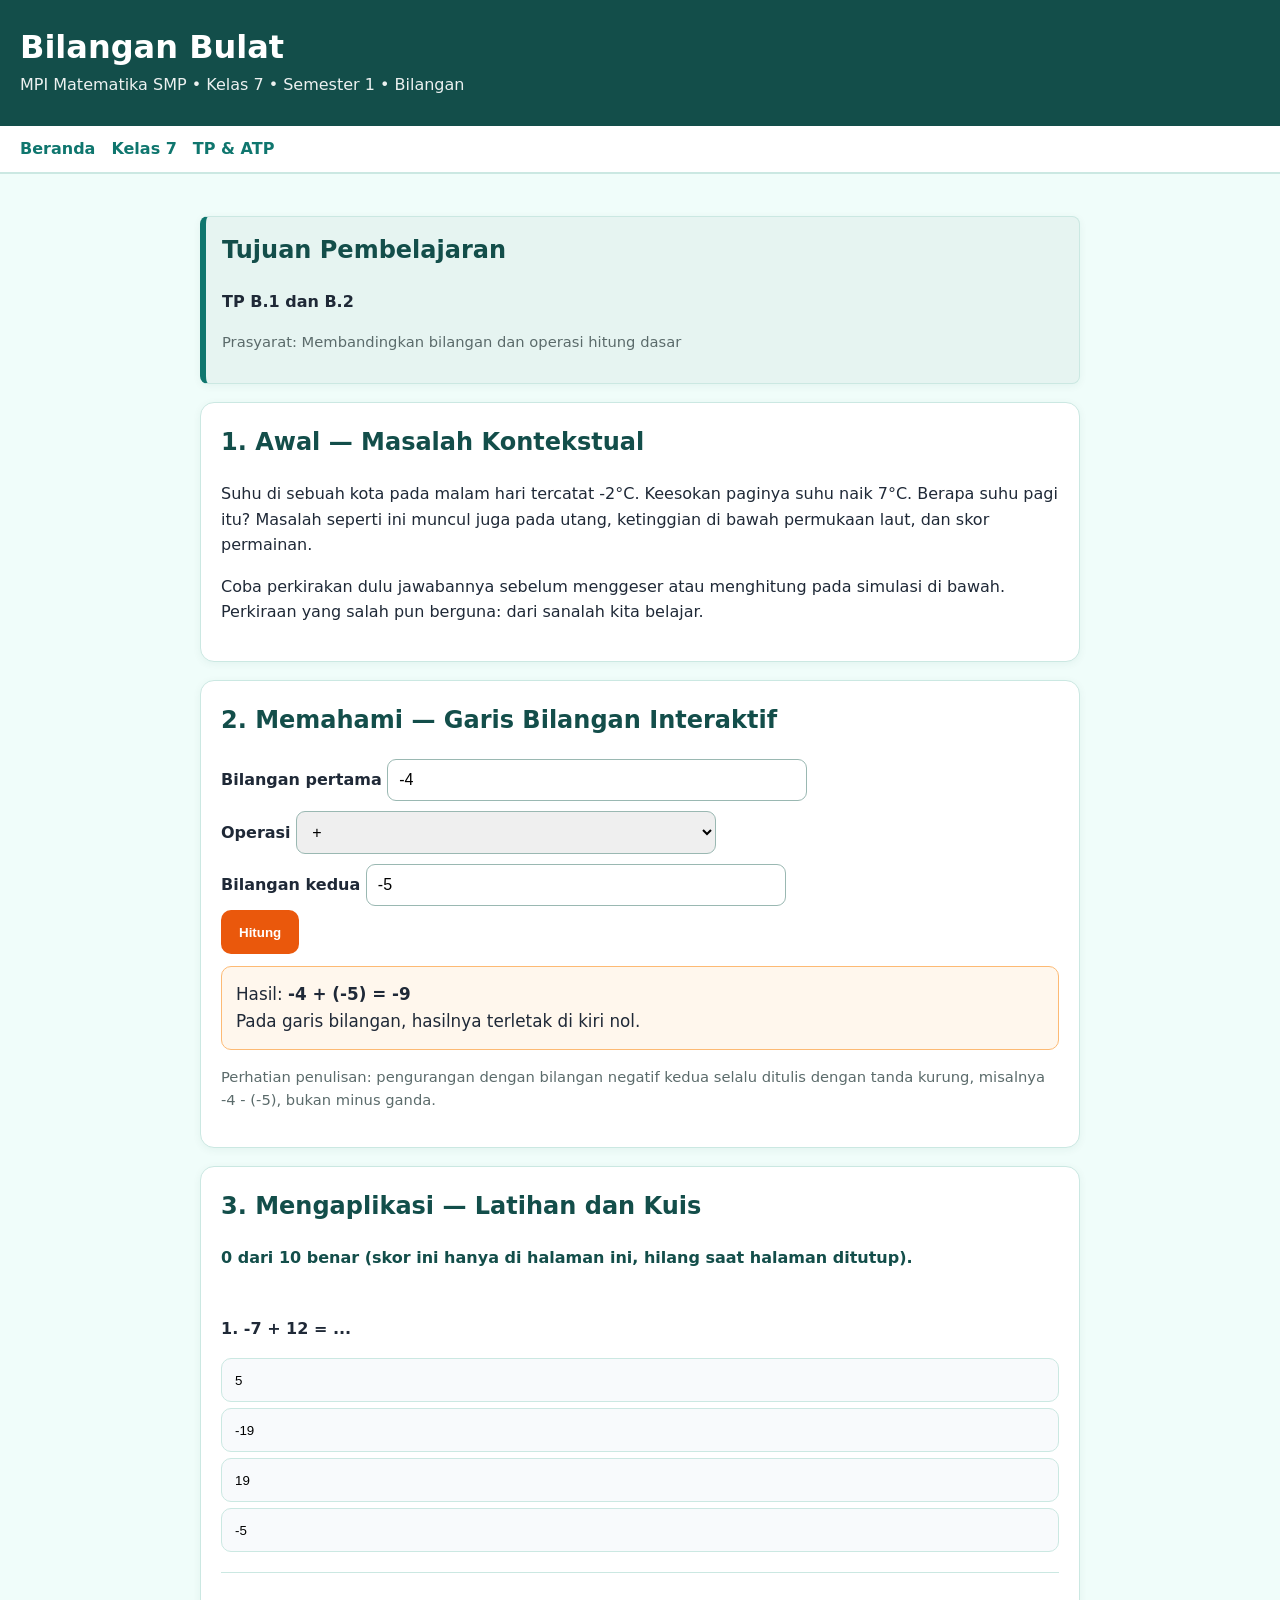
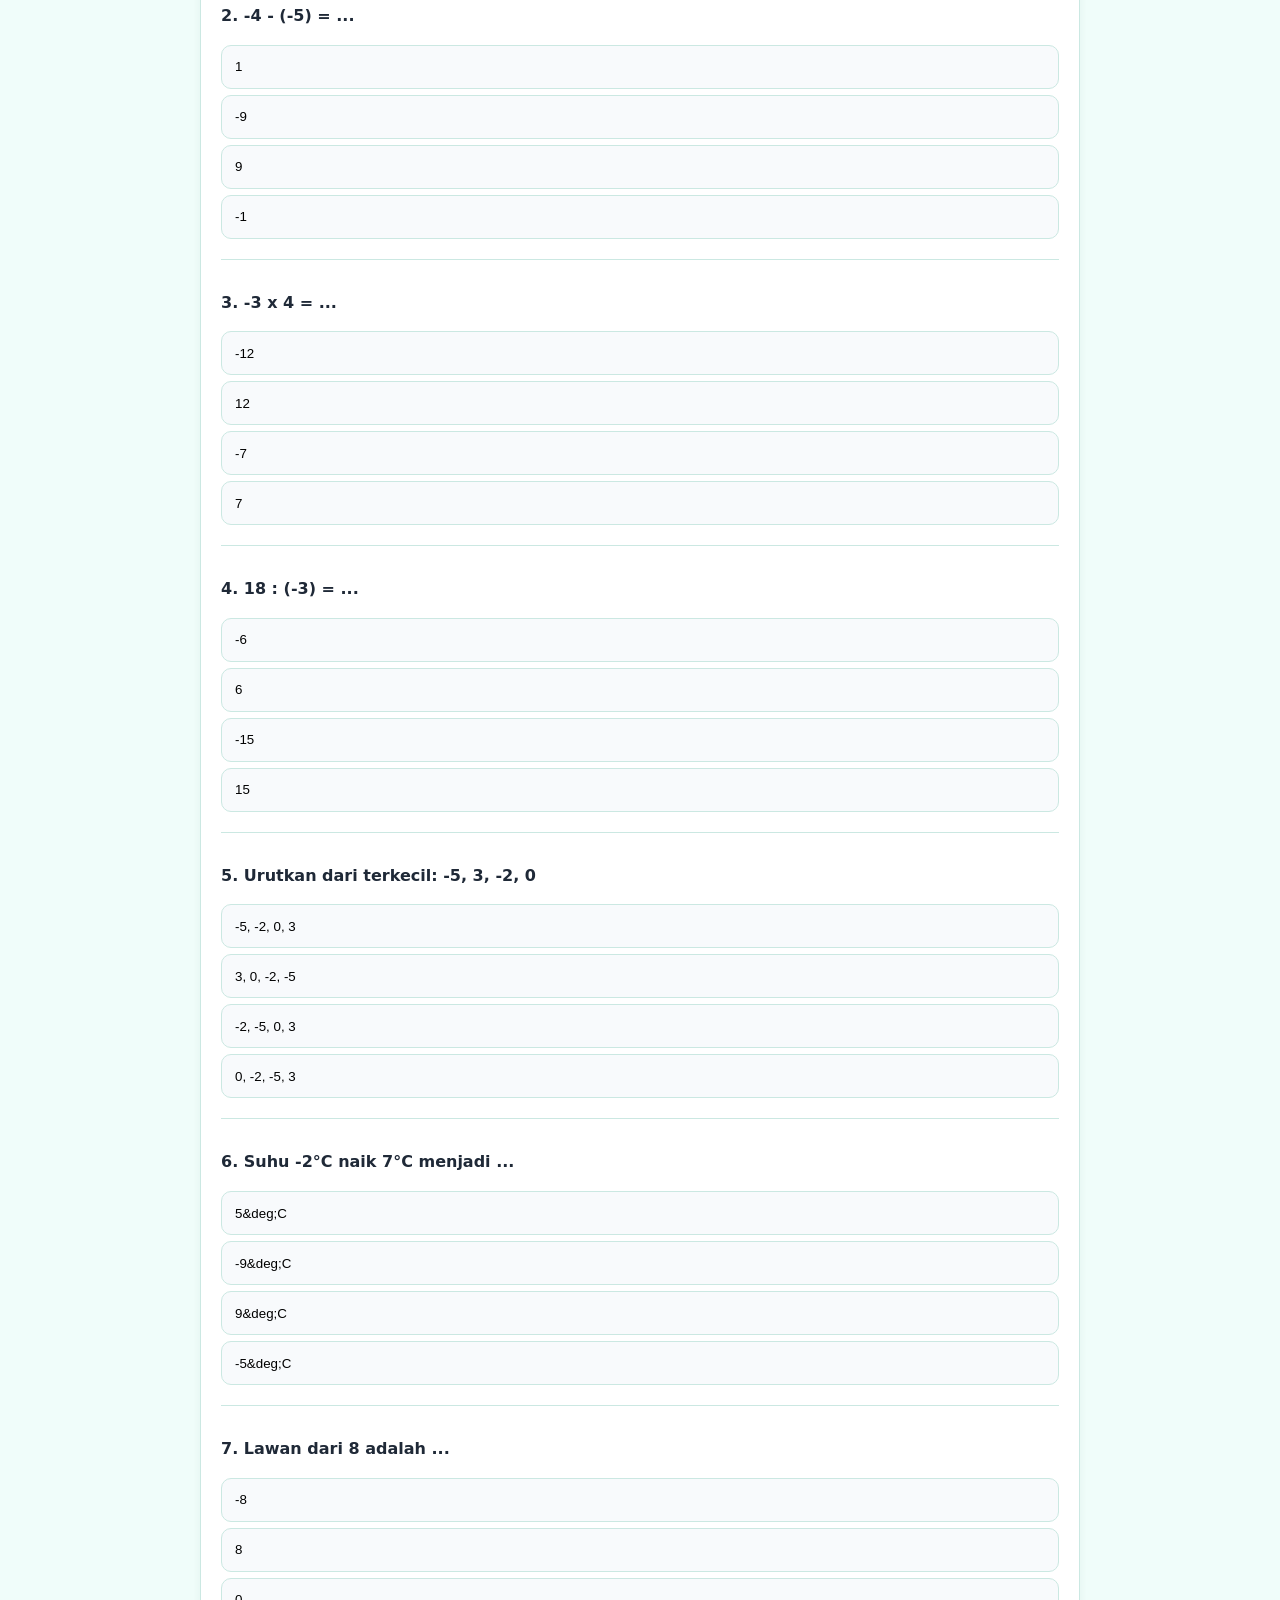
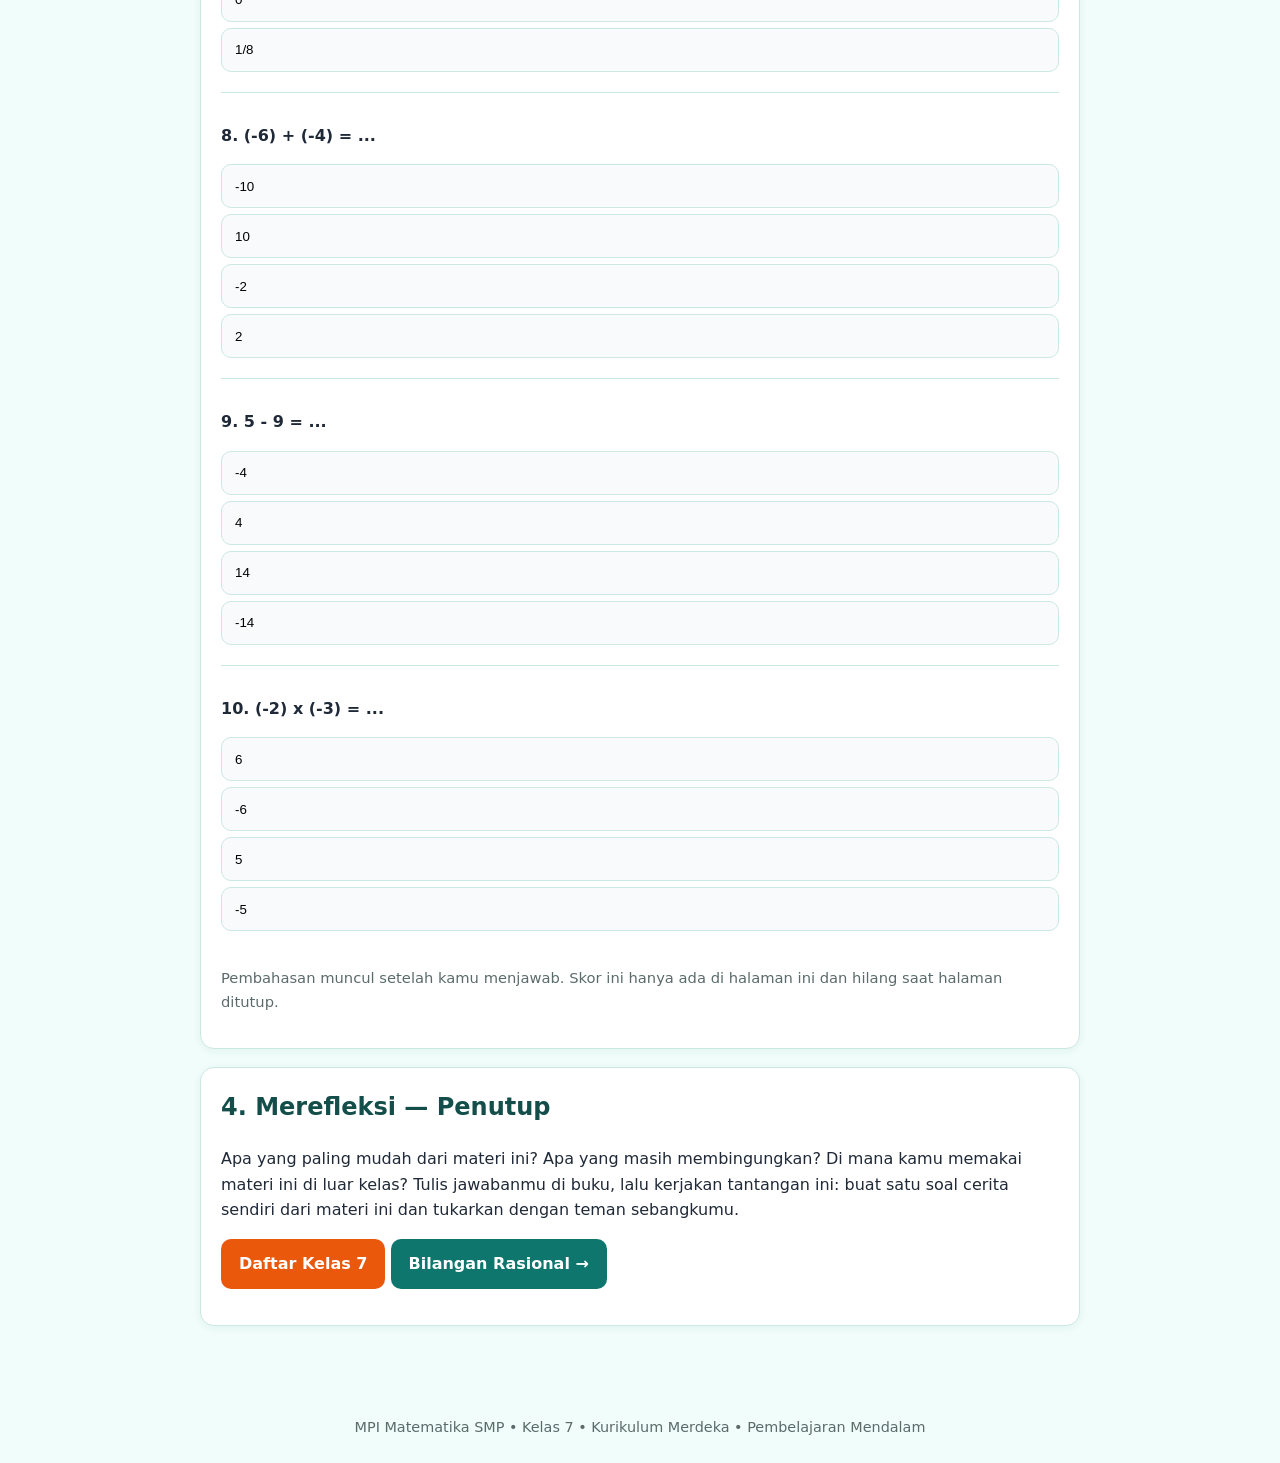
<file: kelas-7/bilangan-bulat/index.html>
<!DOCTYPE html><html lang="id"><head><meta charset="utf-8"><meta name="viewport" content="width=device-width,initial-scale=1"><title>Bilangan Bulat - MPI Matematika Kelas 7</title><link rel="stylesheet" href="../../assets/css/style.css"></head><body>
<header><h1>Bilangan Bulat</h1><p>MPI Matematika SMP &bull; Kelas 7 &bull; Semester 1 &bull; Bilangan</p></header>
<nav><a href="../../index.html">Beranda</a><a href="../index.html">Kelas 7</a><a href="../../tp-atp/index.html">TP &amp; ATP</a></nav><main>
<div class="card tp"><h2>Tujuan Pembelajaran</h2><p><b>TP B.1 dan B.2</b></p><p class="small">Prasyarat: Membandingkan bilangan dan operasi hitung dasar</p></div>
<div class="card"><h2>1. Awal &mdash; Masalah Kontekstual</h2><p>Suhu di sebuah kota pada malam hari tercatat -2&deg;C. Keesokan paginya suhu naik 7&deg;C. Berapa suhu pagi itu? Masalah seperti ini muncul juga pada utang, ketinggian di bawah permukaan laut, dan skor permainan.</p><p>Coba perkirakan dulu jawabannya sebelum menggeser atau menghitung pada simulasi di bawah. Perkiraan yang salah pun berguna: dari sanalah kita belajar.</p></div>
<div class="card"><h2>2. Memahami &mdash; Garis Bilangan Interaktif</h2><label>Bilangan pertama <input type="number" id="a" value="-4"></label><label>Operasi <select id="op"><option value="+">+</option><option value="-">-</option><option value="*">&times;</option><option value="/">:</option></select></label><label>Bilangan kedua <input type="number" id="b" value="-5"></label><button class="btn" onclick="hitung()">Hitung</button><div class="result" id="out"></div><p class="small">Perhatian penulisan: pengurangan dengan bilangan negatif kedua selalu ditulis dengan tanda kurung, misalnya -4 - (-5), bukan minus ganda.</p></div>
<div class="card"><h2>3. Mengaplikasi &mdash; Latihan dan Kuis</h2><p class="score" id="score"></p><div id="quiz"></div><p class="small">Pembahasan muncul setelah kamu menjawab. Skor ini hanya ada di halaman ini dan hilang saat halaman ditutup.</p></div>
<div class="card"><h2>4. Merefleksi &mdash; Penutup</h2><p>Apa yang paling mudah dari materi ini? Apa yang masih membingungkan? Di mana kamu memakai materi ini di luar kelas? Tulis jawabanmu di buku, lalu kerjakan tantangan ini: buat satu soal cerita sendiri dari materi ini dan tukarkan dengan teman sebangkumu.</p><p><a class="btn" href="../index.html">Daftar Kelas 7</a> <a class="btn secondary" href="../bilangan-rasional/index.html">Bilangan Rasional &rarr;</a></p></div>
</main><footer>MPI Matematika SMP &bull; Kelas 7 &bull; Kurikulum Merdeka &bull; Pembelajaran Mendalam</footer>
<script src="../../assets/js/app.js"></script><script>function hitung(){var a=val('a',0),b=val('b',0),op=document.getElementById('op').value,r=op==='+'?a+b:op==='-'?a-b:op==='*'?a*b:(b!==0?a/b:NaN);document.getElementById('out').innerHTML='Hasil: <b>'+a+' '+op+' ('+b+') = '+(isNaN(r)?'tidak terdefinisi (pembagi nol)':r)+'</b><br>Pada garis bilangan, hasilnya terletak '+(r<0?'di kiri nol':r>0?'di kanan nol':'tepat di nol')+'.';}hitung();
renderQuiz([{"q": "-7 + 12 = ...", "o": ["5", "-19", "19", "-5"], "a": 0, "e": "-7 + 12 sama dengan 12 - 7 = 5."}, {"q": "-4 - (-5) = ...", "o": ["1", "-9", "9", "-1"], "a": 0, "e": "Mengurangi bilangan negatif sama dengan menambah lawannya: -4 + 5 = 1."}, {"q": "-3 x 4 = ...", "o": ["-12", "12", "-7", "7"], "a": 0, "e": "Negatif dikali positif hasilnya negatif: -3 x 4 = -12."}, {"q": "18 : (-3) = ...", "o": ["-6", "6", "-15", "15"], "a": 0, "e": "Positif dibagi negatif hasilnya negatif: 18 : (-3) = -6."}, {"q": "Urutkan dari terkecil: -5, 3, -2, 0", "o": ["-5, -2, 0, 3", "3, 0, -2, -5", "-2, -5, 0, 3", "0, -2, -5, 3"], "a": 0, "e": "Semakin ke kiri pada garis bilangan, nilainya semakin kecil."}, {"q": "Suhu -2&deg;C naik 7&deg;C menjadi ...", "o": ["5&deg;C", "-9&deg;C", "9&deg;C", "-5&deg;C"], "a": 0, "e": "-2 + 7 = 5."}, {"q": "Lawan dari 8 adalah ...", "o": ["-8", "8", "0", "1/8"], "a": 0, "e": "Lawan suatu bilangan adalah bilangan yang jaraknya sama dari nol tetapi arahnya berlawanan."}, {"q": "(-6) + (-4) = ...", "o": ["-10", "10", "-2", "2"], "a": 0, "e": "Dua bilangan negatif dijumlahkan hasilnya negatif: -(6 + 4) = -10."}, {"q": "5 - 9 = ...", "o": ["-4", "4", "14", "-14"], "a": 0, "e": "5 - 9 = -(9 - 5) = -4."}, {"q": "(-2) x (-3) = ...", "o": ["6", "-6", "5", "-5"], "a": 0, "e": "Negatif dikali negatif hasilnya positif."}], "quiz", "score");</script></body></html>
</file>
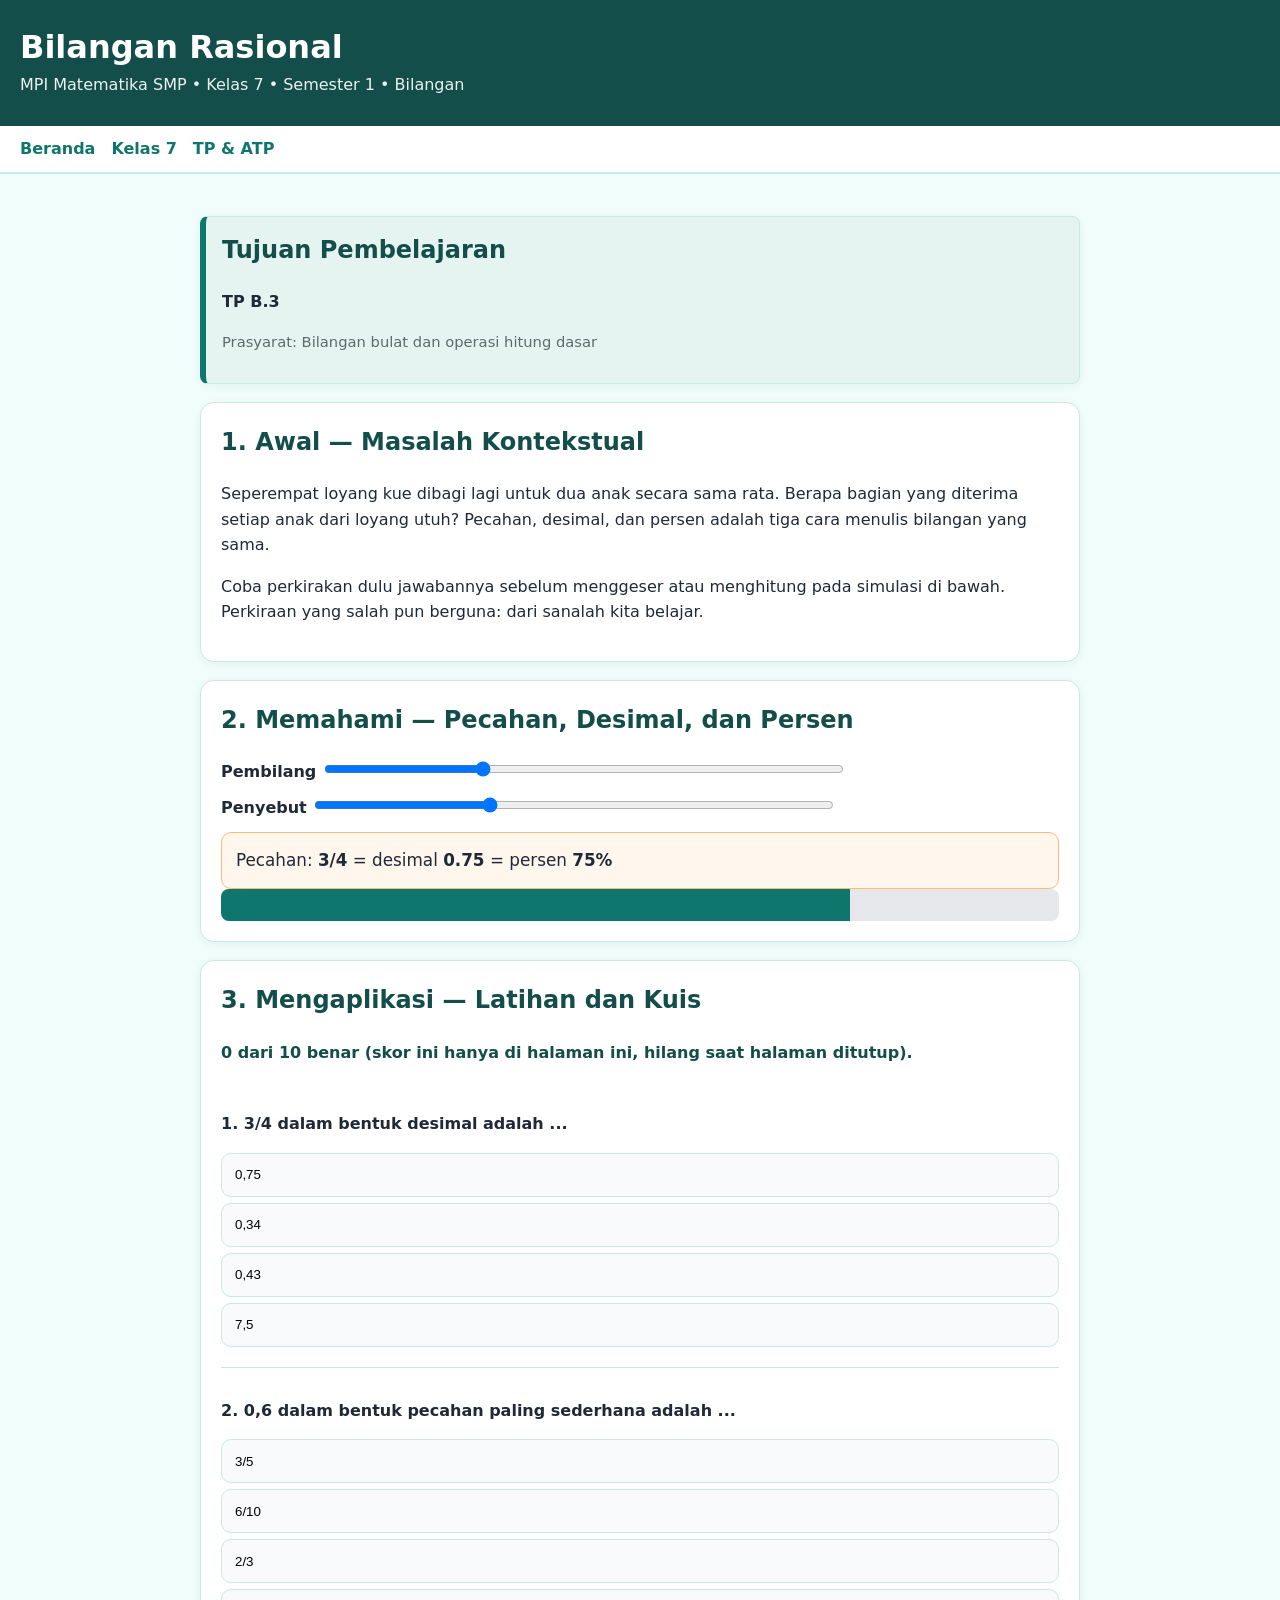
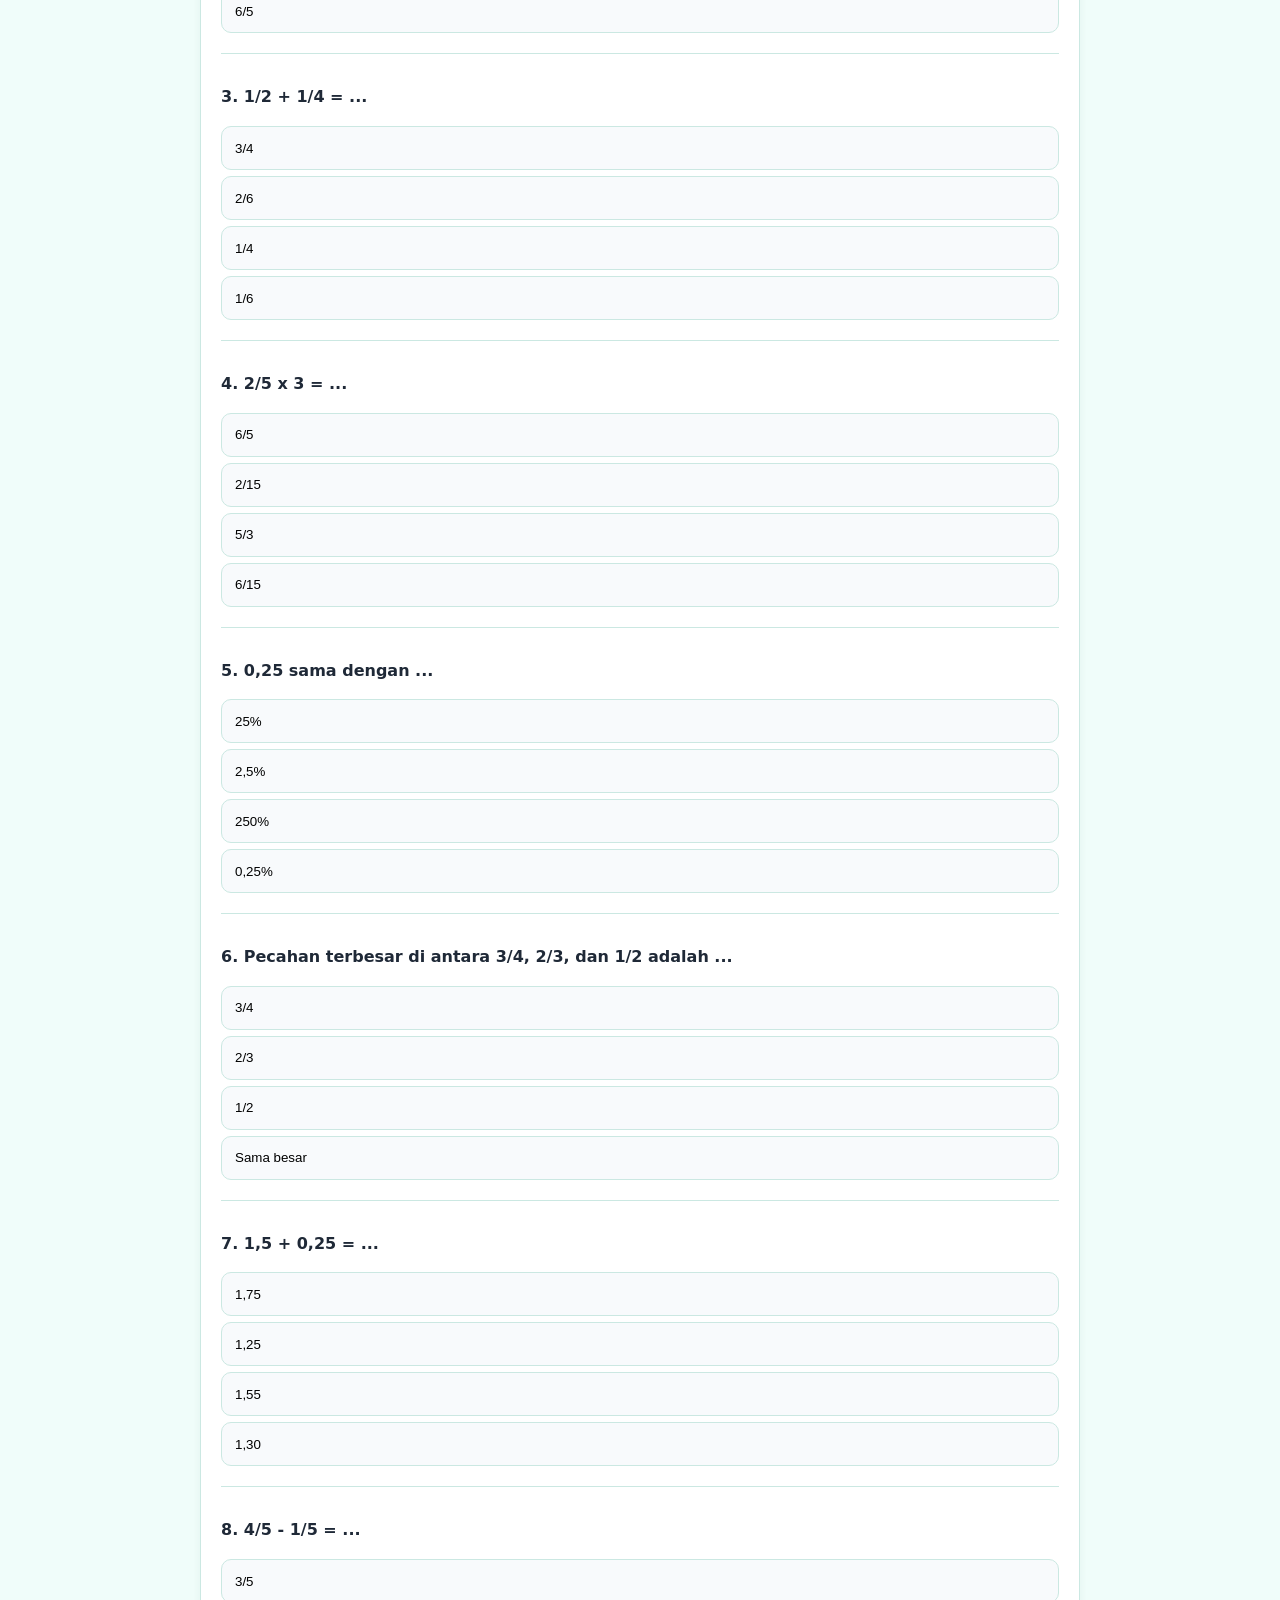
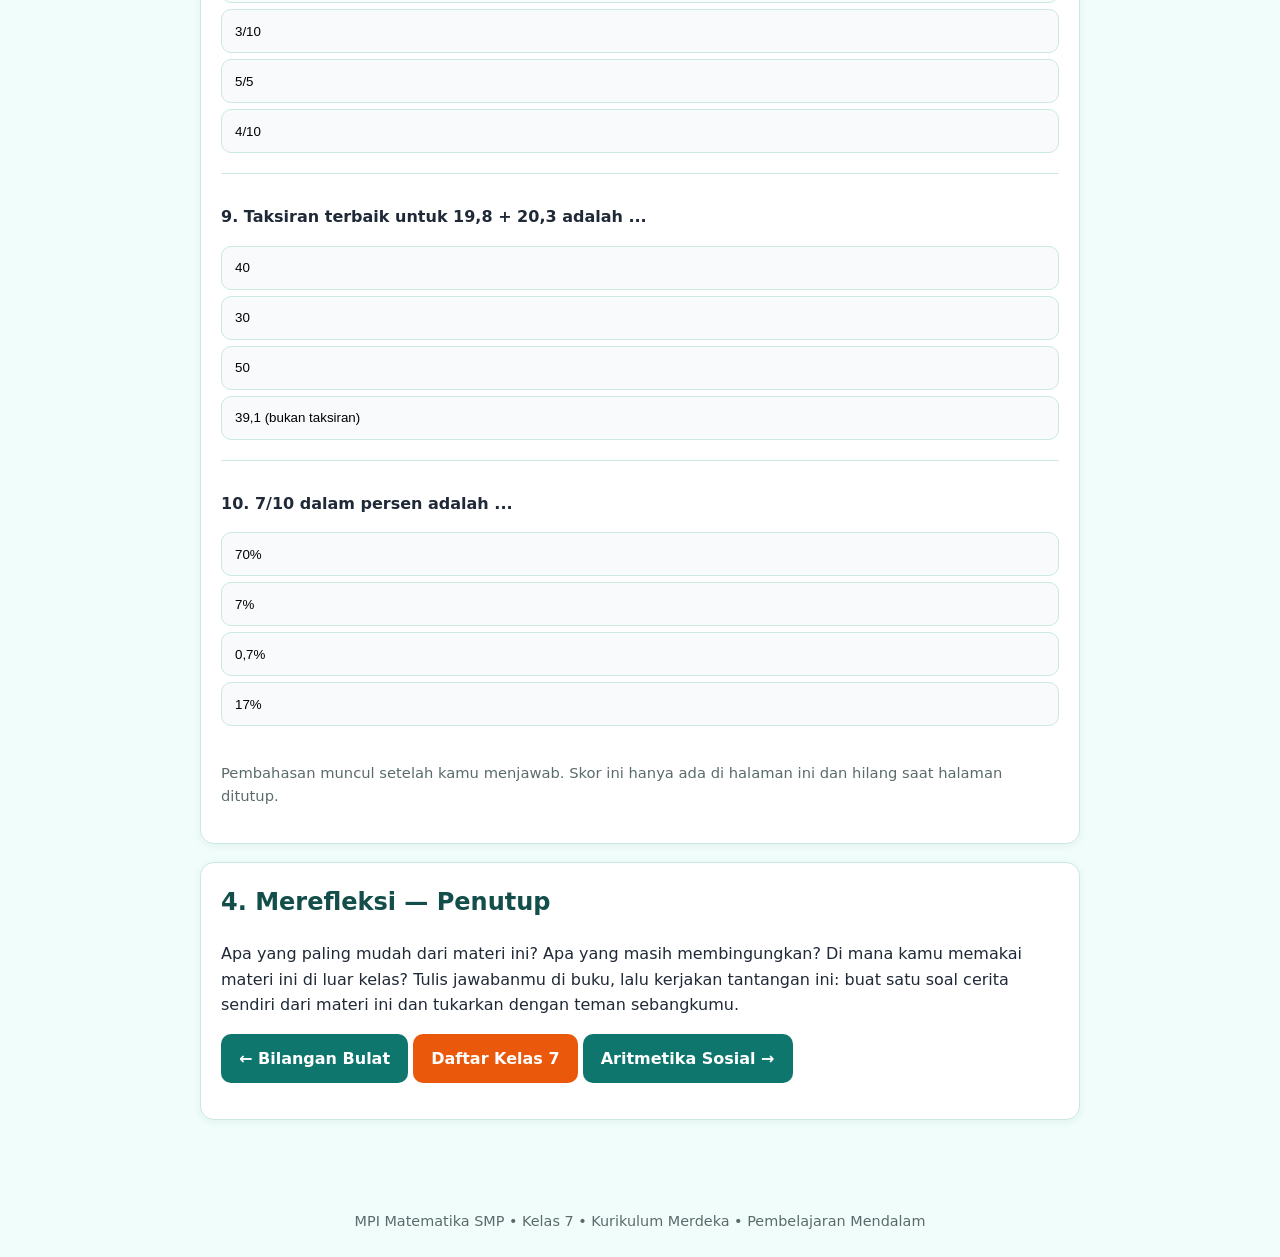
<file: kelas-7/bilangan-rasional/index.html>
<!DOCTYPE html><html lang="id"><head><meta charset="utf-8"><meta name="viewport" content="width=device-width,initial-scale=1"><title>Bilangan Rasional - MPI Matematika Kelas 7</title><link rel="stylesheet" href="../../assets/css/style.css"></head><body>
<header><h1>Bilangan Rasional</h1><p>MPI Matematika SMP &bull; Kelas 7 &bull; Semester 1 &bull; Bilangan</p></header>
<nav><a href="../../index.html">Beranda</a><a href="../index.html">Kelas 7</a><a href="../../tp-atp/index.html">TP &amp; ATP</a></nav><main>
<div class="card tp"><h2>Tujuan Pembelajaran</h2><p><b>TP B.3</b></p><p class="small">Prasyarat: Bilangan bulat dan operasi hitung dasar</p></div>
<div class="card"><h2>1. Awal &mdash; Masalah Kontekstual</h2><p>Seperempat loyang kue dibagi lagi untuk dua anak secara sama rata. Berapa bagian yang diterima setiap anak dari loyang utuh? Pecahan, desimal, dan persen adalah tiga cara menulis bilangan yang sama.</p><p>Coba perkirakan dulu jawabannya sebelum menggeser atau menghitung pada simulasi di bawah. Perkiraan yang salah pun berguna: dari sanalah kita belajar.</p></div>
<div class="card"><h2>2. Memahami &mdash; Pecahan, Desimal, dan Persen</h2><label>Pembilang <input type="range" id="p" min="0" max="10" value="3" oninput="upd()"></label><label>Penyebut <input type="range" id="q" min="1" max="10" value="4" oninput="upd()"></label><div class="result" id="out"></div><div style="background:#E5E7EB;border-radius:8px;height:32px;overflow:hidden"><div id="bar" style="height:32px;background:#0F766E"></div></div></div>
<div class="card"><h2>3. Mengaplikasi &mdash; Latihan dan Kuis</h2><p class="score" id="score"></p><div id="quiz"></div><p class="small">Pembahasan muncul setelah kamu menjawab. Skor ini hanya ada di halaman ini dan hilang saat halaman ditutup.</p></div>
<div class="card"><h2>4. Merefleksi &mdash; Penutup</h2><p>Apa yang paling mudah dari materi ini? Apa yang masih membingungkan? Di mana kamu memakai materi ini di luar kelas? Tulis jawabanmu di buku, lalu kerjakan tantangan ini: buat satu soal cerita sendiri dari materi ini dan tukarkan dengan teman sebangkumu.</p><p><a class="btn secondary" href="../bilangan-bulat/index.html">&larr; Bilangan Bulat</a> <a class="btn" href="../index.html">Daftar Kelas 7</a> <a class="btn secondary" href="../aritmetika-sosial/index.html">Aritmetika Sosial &rarr;</a></p></div>
</main><footer>MPI Matematika SMP &bull; Kelas 7 &bull; Kurikulum Merdeka &bull; Pembelajaran Mendalam</footer>
<script src="../../assets/js/app.js"></script><script>function upd(){var p=val('p',3),q=val('q',4),v=p/q;document.getElementById('out').innerHTML='Pecahan: <b>'+p+'/'+q+'</b> = desimal <b>'+v.toFixed(2)+'</b> = persen <b>'+(v*100).toFixed(0)+'%</b>';document.getElementById('bar').style.width=(v*100)+'%';}upd();
renderQuiz([{"q": "3/4 dalam bentuk desimal adalah ...", "o": ["0,75", "0,34", "0,43", "7,5"], "a": 0, "e": "3 : 4 = 0,75."}, {"q": "0,6 dalam bentuk pecahan paling sederhana adalah ...", "o": ["3/5", "6/10", "2/3", "6/5"], "a": 0, "e": "0,6 = 6/10 = 3/5."}, {"q": "1/2 + 1/4 = ...", "o": ["3/4", "2/6", "1/4", "1/6"], "a": 0, "e": "Samakan penyebut: 2/4 + 1/4 = 3/4."}, {"q": "2/5 x 3 = ...", "o": ["6/5", "2/15", "5/3", "6/15"], "a": 0, "e": "2/5 x 3 = 6/5. Bentuk desimalnya 1,2 juga senilai, tetapi jawaban pecahan yang diminta adalah 6/5."}, {"q": "0,25 sama dengan ...", "o": ["25%", "2,5%", "250%", "0,25%"], "a": 0, "e": "0,25 x 100% = 25%."}, {"q": "Pecahan terbesar di antara 3/4, 2/3, dan 1/2 adalah ...", "o": ["3/4", "2/3", "1/2", "Sama besar"], "a": 0, "e": "3/4 = 0,75; 2/3 kira-kira 0,67; 1/2 = 0,5."}, {"q": "1,5 + 0,25 = ...", "o": ["1,75", "1,25", "1,55", "1,30"], "a": 0, "e": "1,50 + 0,25 = 1,75."}, {"q": "4/5 - 1/5 = ...", "o": ["3/5", "3/10", "5/5", "4/10"], "a": 0, "e": "Penyebut sama, kurangkan pembilangnya: 3/5."}, {"q": "Taksiran terbaik untuk 19,8 + 20,3 adalah ...", "o": ["40", "30", "50", "39,1 (bukan taksiran)"], "a": 0, "e": "19,8 kira-kira 20 dan 20,3 kira-kira 20, jadi taksirannya 40."}, {"q": "7/10 dalam persen adalah ...", "o": ["70%", "7%", "0,7%", "17%"], "a": 0, "e": "7/10 = 0,7 = 70%."}], "quiz", "score");</script></body></html>
</file>
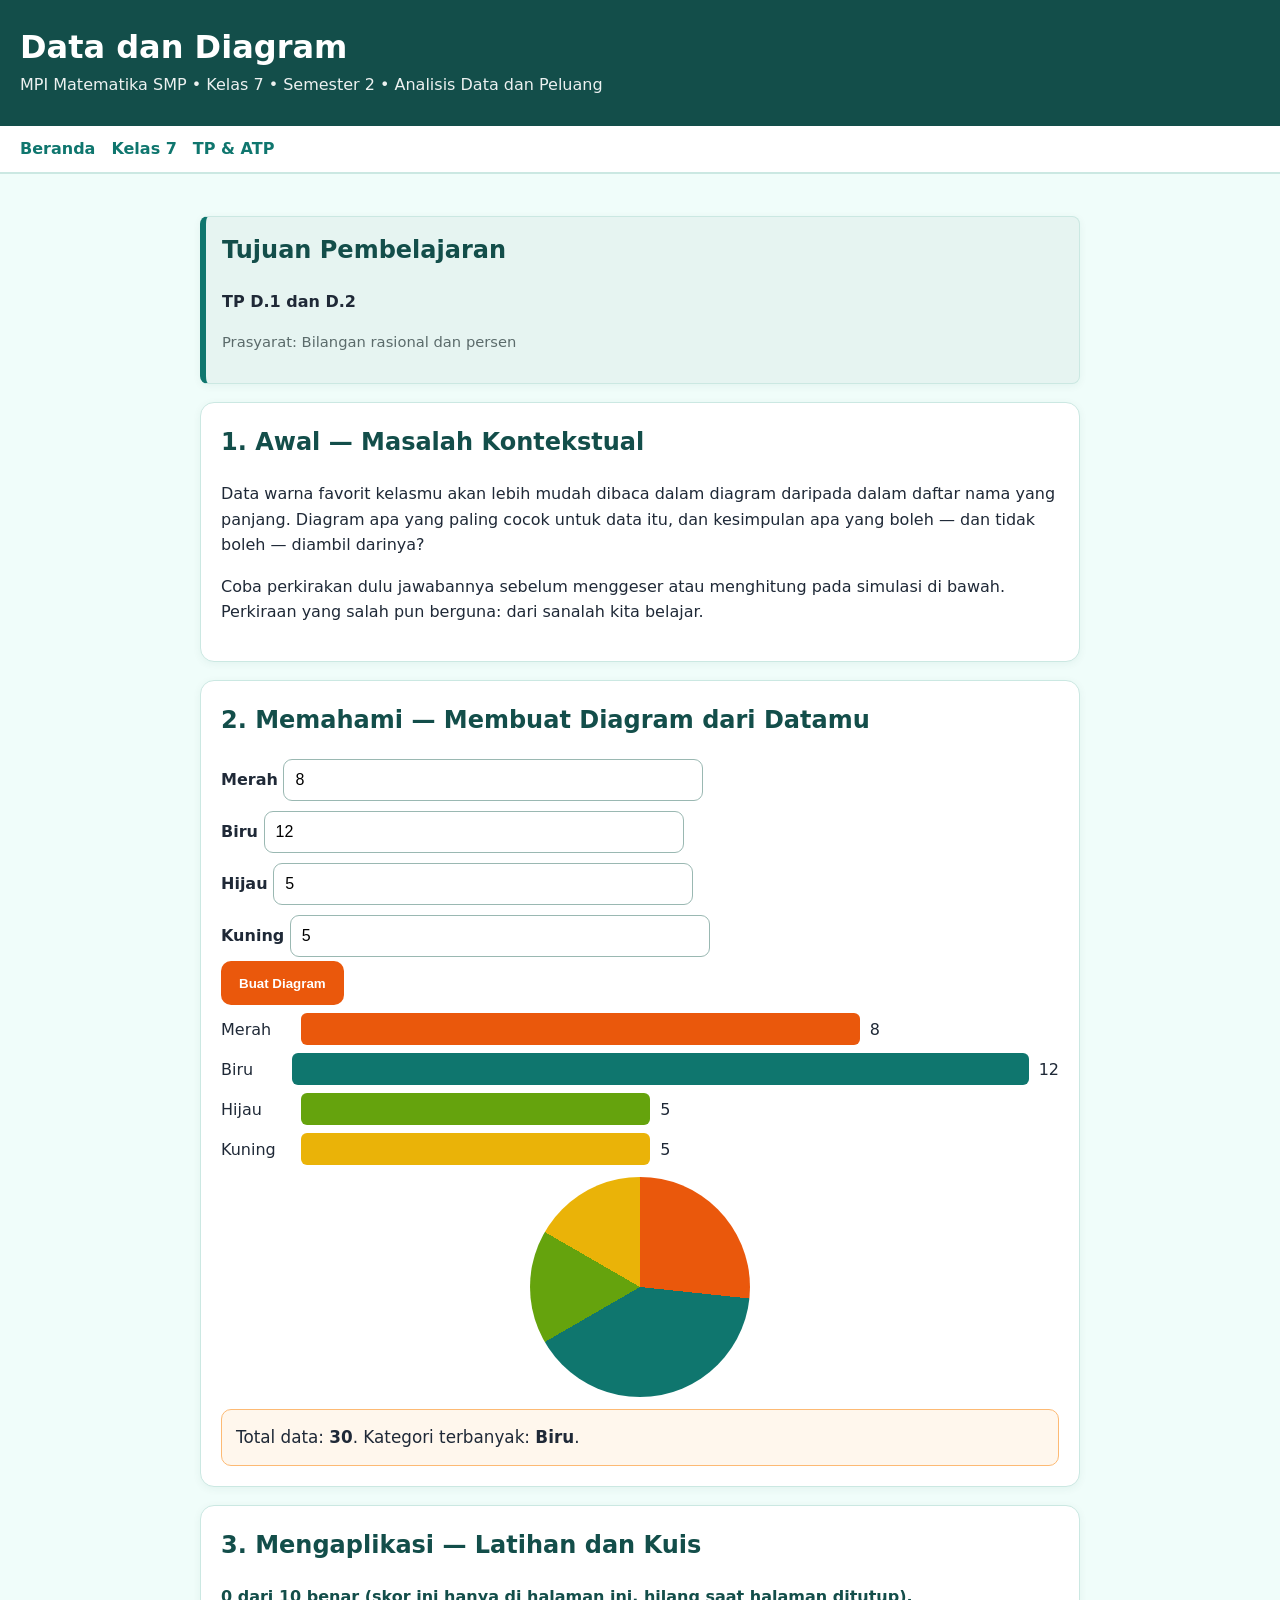
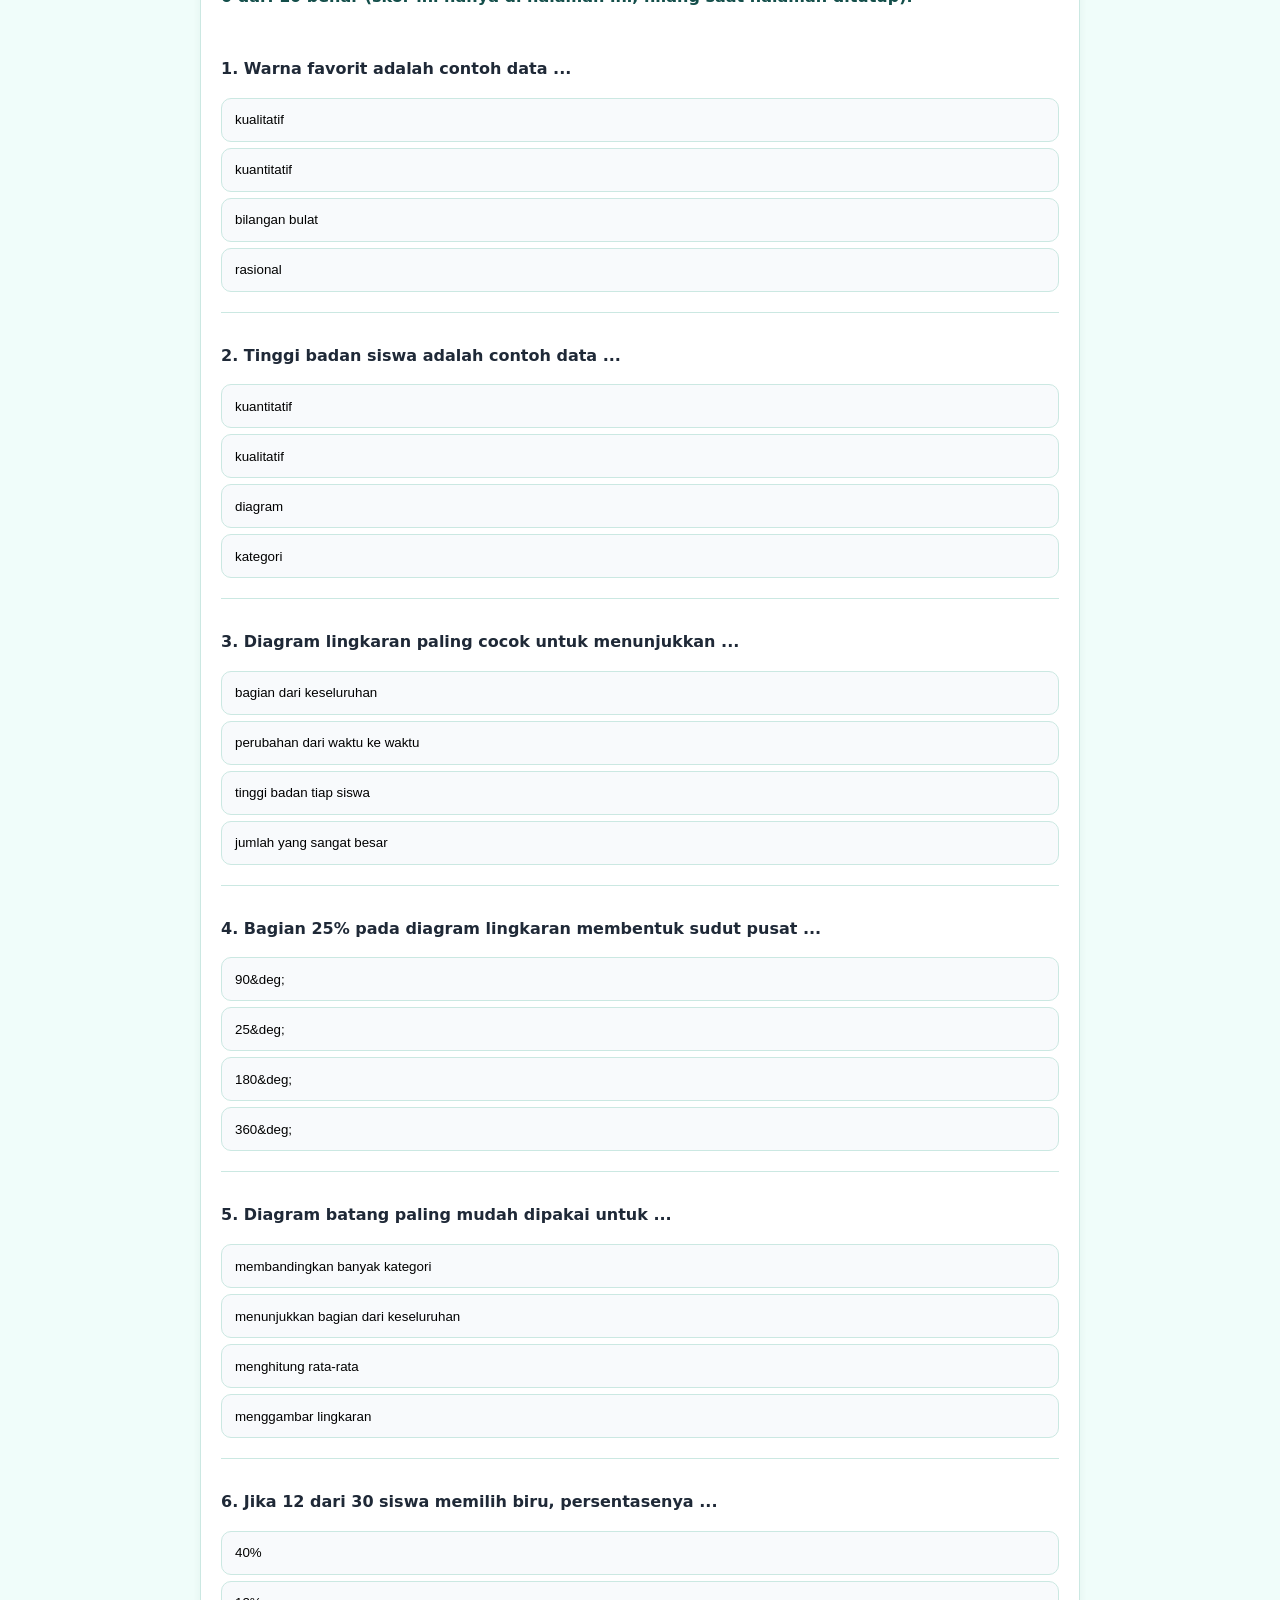
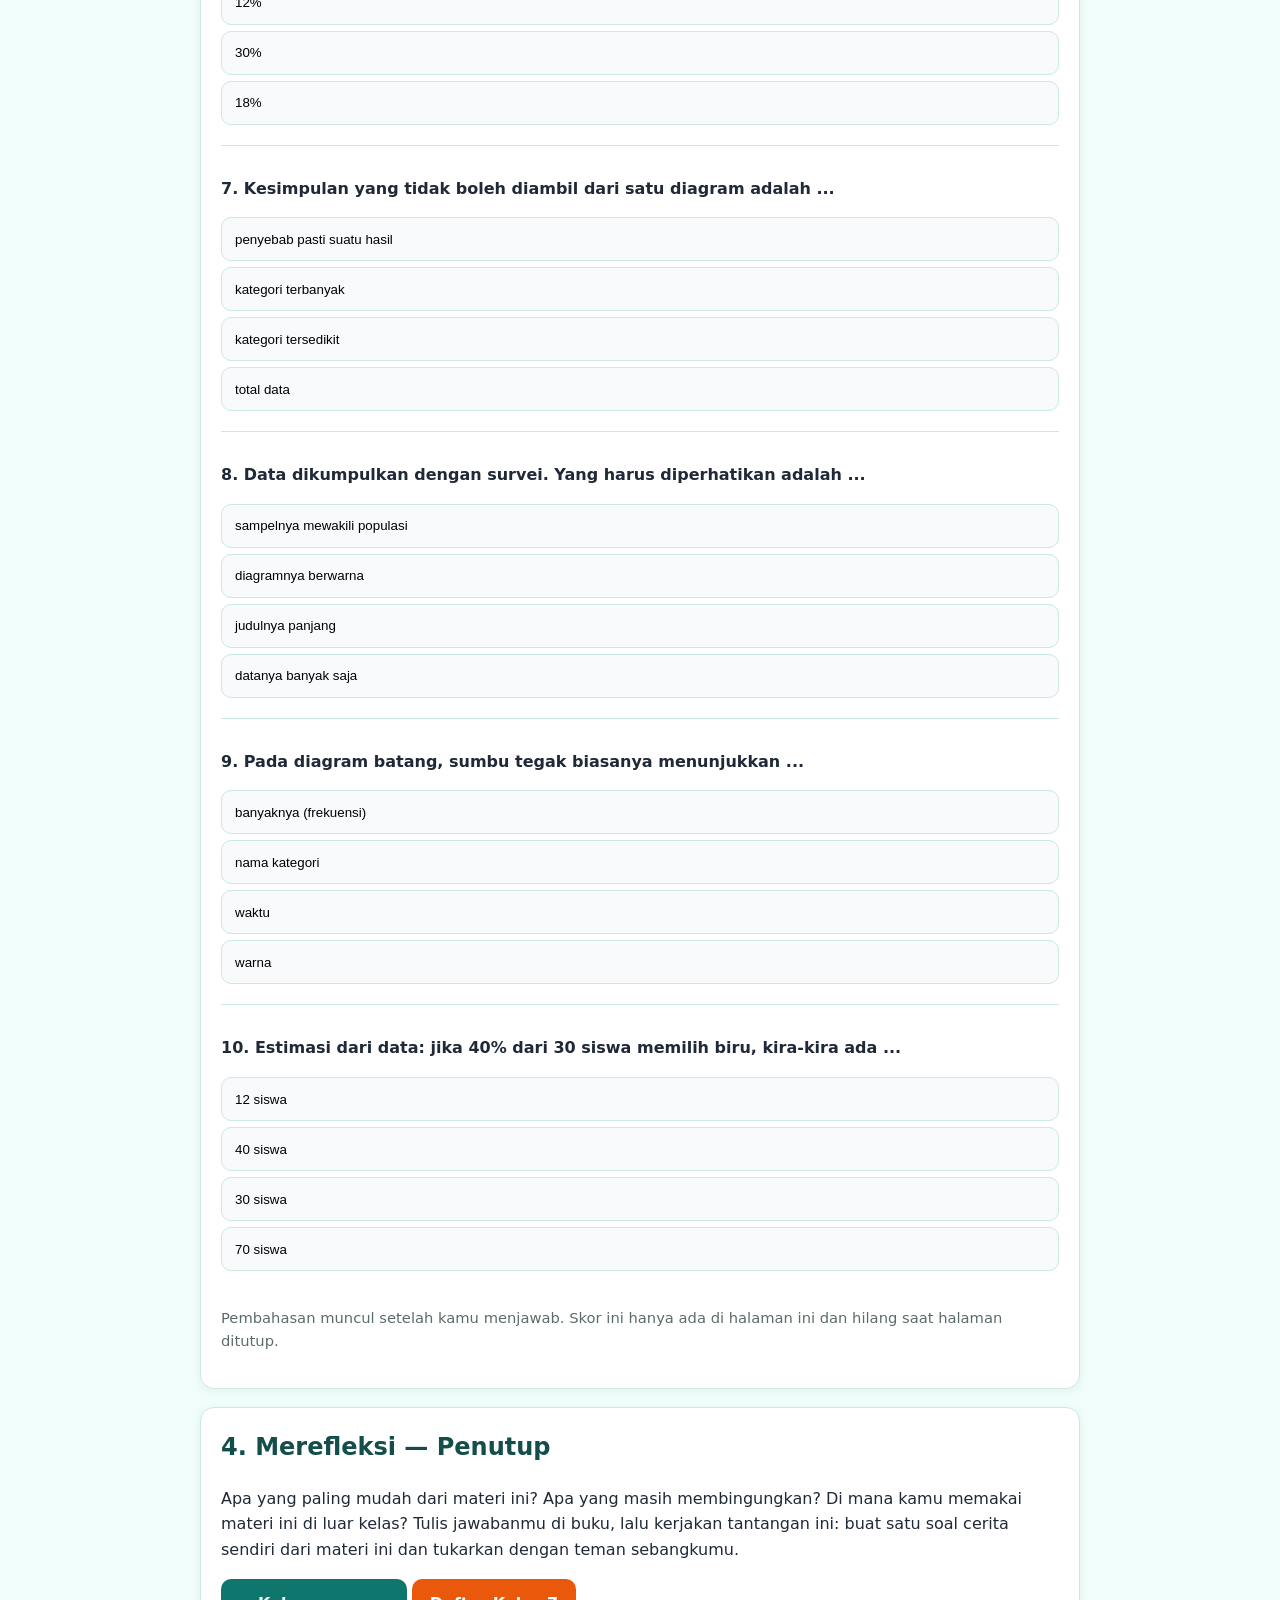
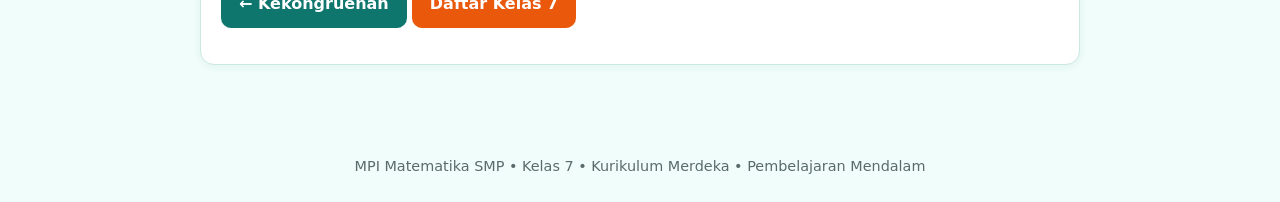
<file: kelas-7/data-dan-diagram/index.html>
<!DOCTYPE html><html lang="id"><head><meta charset="utf-8"><meta name="viewport" content="width=device-width,initial-scale=1"><title>Data dan Diagram - MPI Matematika Kelas 7</title><link rel="stylesheet" href="../../assets/css/style.css"></head><body>
<header><h1>Data dan Diagram</h1><p>MPI Matematika SMP &bull; Kelas 7 &bull; Semester 2 &bull; Analisis Data dan Peluang</p></header>
<nav><a href="../../index.html">Beranda</a><a href="../index.html">Kelas 7</a><a href="../../tp-atp/index.html">TP &amp; ATP</a></nav><main>
<div class="card tp"><h2>Tujuan Pembelajaran</h2><p><b>TP D.1 dan D.2</b></p><p class="small">Prasyarat: Bilangan rasional dan persen</p></div>
<div class="card"><h2>1. Awal &mdash; Masalah Kontekstual</h2><p>Data warna favorit kelasmu akan lebih mudah dibaca dalam diagram daripada dalam daftar nama yang panjang. Diagram apa yang paling cocok untuk data itu, dan kesimpulan apa yang boleh — dan tidak boleh — diambil darinya?</p><p>Coba perkirakan dulu jawabannya sebelum menggeser atau menghitung pada simulasi di bawah. Perkiraan yang salah pun berguna: dari sanalah kita belajar.</p></div>
<div class="card"><h2>2. Memahami &mdash; Membuat Diagram dari Datamu</h2><label>Merah <input type="number" id="d1" value="8"></label><label>Biru <input type="number" id="d2" value="12"></label><label>Hijau <input type="number" id="d3" value="5"></label><label>Kuning <input type="number" id="d4" value="5"></label><button class="btn" onclick="data()">Buat Diagram</button><div id="bars"></div><div class="pie" id="pie"></div><div class="result" id="out"></div></div>
<div class="card"><h2>3. Mengaplikasi &mdash; Latihan dan Kuis</h2><p class="score" id="score"></p><div id="quiz"></div><p class="small">Pembahasan muncul setelah kamu menjawab. Skor ini hanya ada di halaman ini dan hilang saat halaman ditutup.</p></div>
<div class="card"><h2>4. Merefleksi &mdash; Penutup</h2><p>Apa yang paling mudah dari materi ini? Apa yang masih membingungkan? Di mana kamu memakai materi ini di luar kelas? Tulis jawabanmu di buku, lalu kerjakan tantangan ini: buat satu soal cerita sendiri dari materi ini dan tukarkan dengan teman sebangkumu.</p><p><a class="btn secondary" href="../kekongruenan/index.html">&larr; Kekongruenan</a> <a class="btn" href="../index.html">Daftar Kelas 7</a> </p></div>
</main><footer>MPI Matematika SMP &bull; Kelas 7 &bull; Kurikulum Merdeka &bull; Pembelajaran Mendalam</footer>
<script src="../../assets/js/app.js"></script><script>function data(){var v=[val('d1',0),val('d2',0),val('d3',0),val('d4',0)],names=['Merah','Biru','Hijau','Kuning'],cols=['#EA580C','#0F766E','#65A30D','#EAB308'],tot=v.reduce(function(a,b){return a+b;},0),mx=Math.max.apply(null,v),bars='',pie='',acc=0;v.forEach(function(x,i){bars+='<div class="bar-row"><span style="width:70px">'+names[i]+'</span><div class="bar" style="width:'+(mx?x/mx*100:0)+'%;background:'+cols[i]+'"></div><span>'+x+'</span></div>';var p=tot?x/tot*100:0;pie+=cols[i]+' '+acc+'% '+(acc+p)+'%, ';acc+=p;});document.getElementById('bars').innerHTML=bars;document.getElementById('pie').style.background='conic-gradient('+pie.slice(0,-2)+')';document.getElementById('out').innerHTML='Total data: <b>'+tot+'</b>. Kategori terbanyak: <b>'+names[v.indexOf(mx)]+'</b>.';}data();
renderQuiz([{"q": "Warna favorit adalah contoh data ...", "o": ["kualitatif", "kuantitatif", "bilangan bulat", "rasional"], "a": 0, "e": "Warna adalah kategori, bukan bilangan yang diukur."}, {"q": "Tinggi badan siswa adalah contoh data ...", "o": ["kuantitatif", "kualitatif", "diagram", "kategori"], "a": 0, "e": "Tinggi badan diukur dengan bilangan."}, {"q": "Diagram lingkaran paling cocok untuk menunjukkan ...", "o": ["bagian dari keseluruhan", "perubahan dari waktu ke waktu", "tinggi badan tiap siswa", "jumlah yang sangat besar"], "a": 0, "e": "Lingkaran penuh mewakili keseluruhan, juringnya mewakili bagian."}, {"q": "Bagian 25% pada diagram lingkaran membentuk sudut pusat ...", "o": ["90&deg;", "25&deg;", "180&deg;", "360&deg;"], "a": 0, "e": "25% x 360&deg; = 90&deg;."}, {"q": "Diagram batang paling mudah dipakai untuk ...", "o": ["membandingkan banyak kategori", "menunjukkan bagian dari keseluruhan", "menghitung rata-rata", "menggambar lingkaran"], "a": 0, "e": "Tinggi batang yang dibandingkan langsung terlihat."}, {"q": "Jika 12 dari 30 siswa memilih biru, persentasenya ...", "o": ["40%", "12%", "30%", "18%"], "a": 0, "e": "12/30 = 0,4 = 40%."}, {"q": "Kesimpulan yang tidak boleh diambil dari satu diagram adalah ...", "o": ["penyebab pasti suatu hasil", "kategori terbanyak", "kategori tersedikit", "total data"], "a": 0, "e": "Diagram menunjukkan apa yang terjadi, bukan mengapa hal itu terjadi."}, {"q": "Data dikumpulkan dengan survei. Yang harus diperhatikan adalah ...", "o": ["sampelnya mewakili populasi", "diagramnya berwarna", "judulnya panjang", "datanya banyak saja"], "a": 0, "e": "Sampel yang tidak mewakili membuat kesimpulan menyesatkan, walau datanya banyak."}, {"q": "Pada diagram batang, sumbu tegak biasanya menunjukkan ...", "o": ["banyaknya (frekuensi)", "nama kategori", "waktu", "warna"], "a": 0, "e": "Batang naik menurut frekuensi tiap kategori."}, {"q": "Estimasi dari data: jika 40% dari 30 siswa memilih biru, kira-kira ada ...", "o": ["12 siswa", "40 siswa", "30 siswa", "70 siswa"], "a": 0, "e": "40% x 30 = 12."}], "quiz", "score");</script></body></html>
</file>
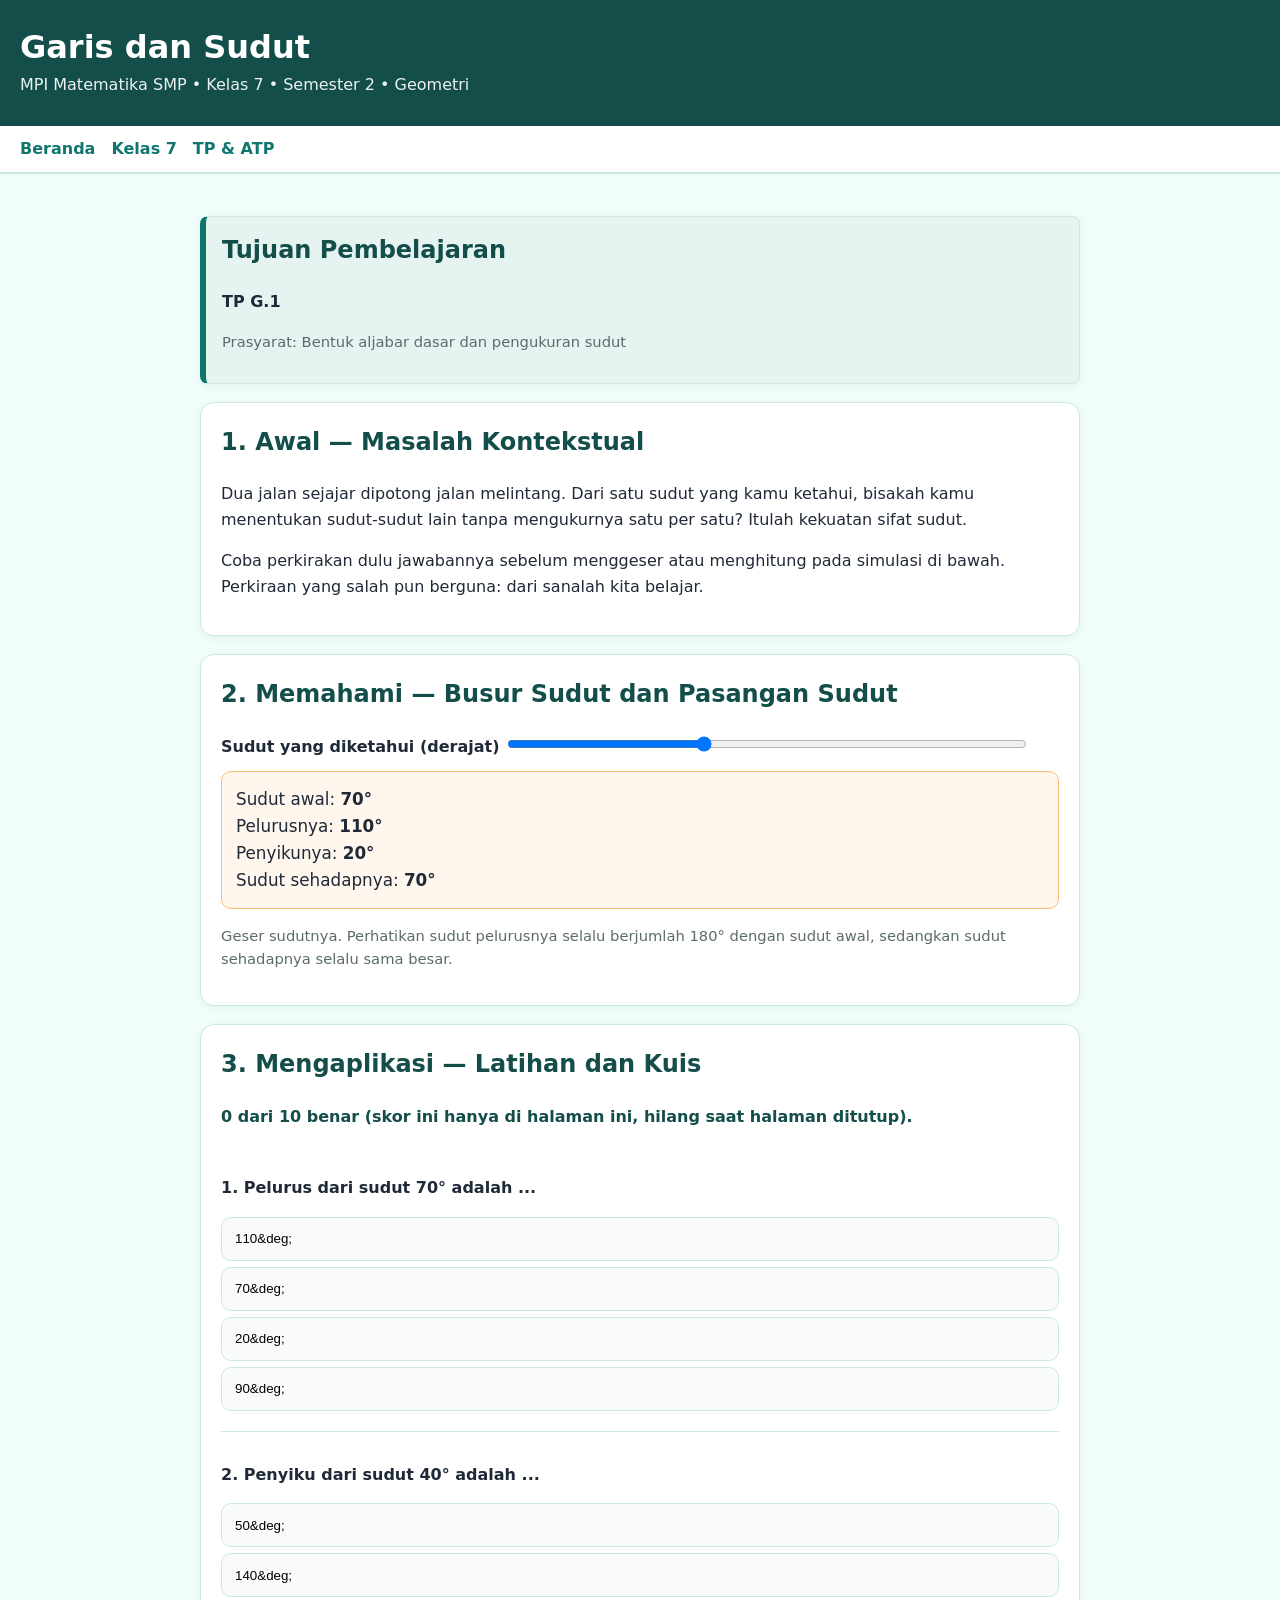
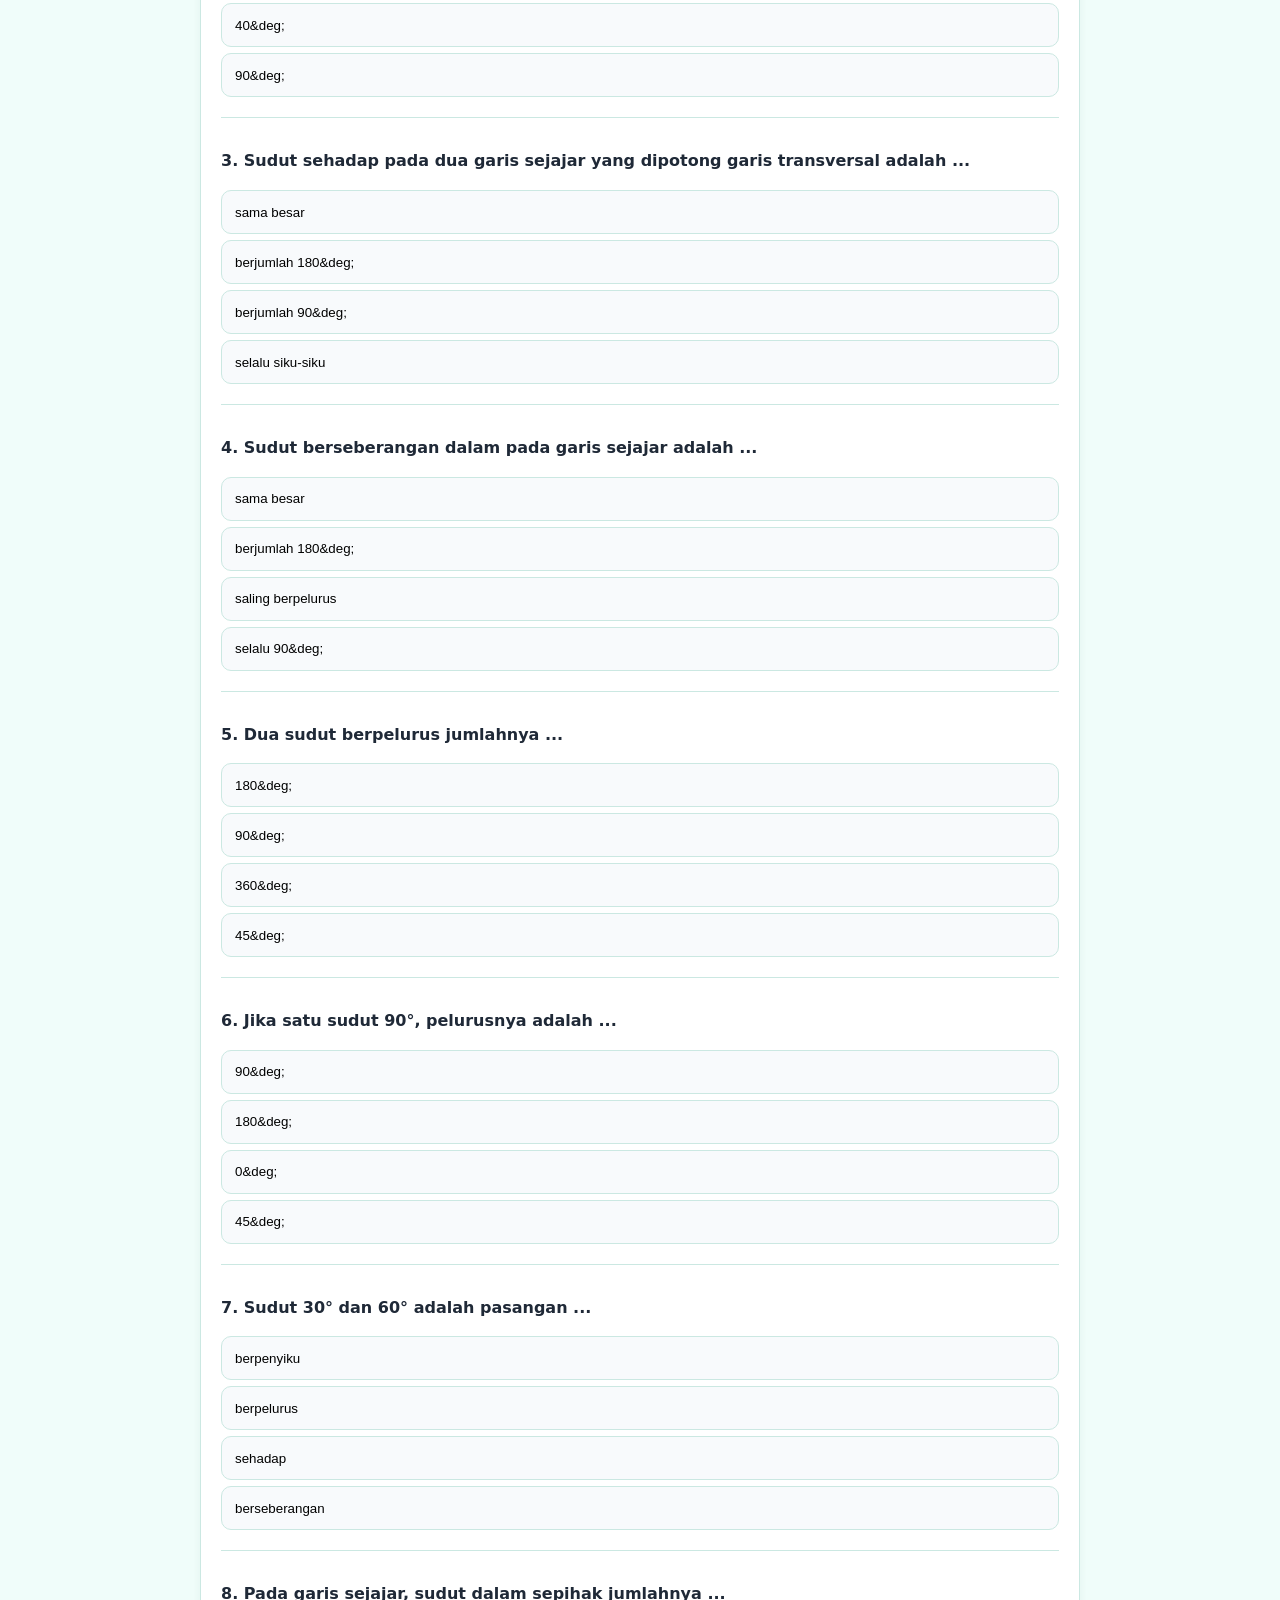
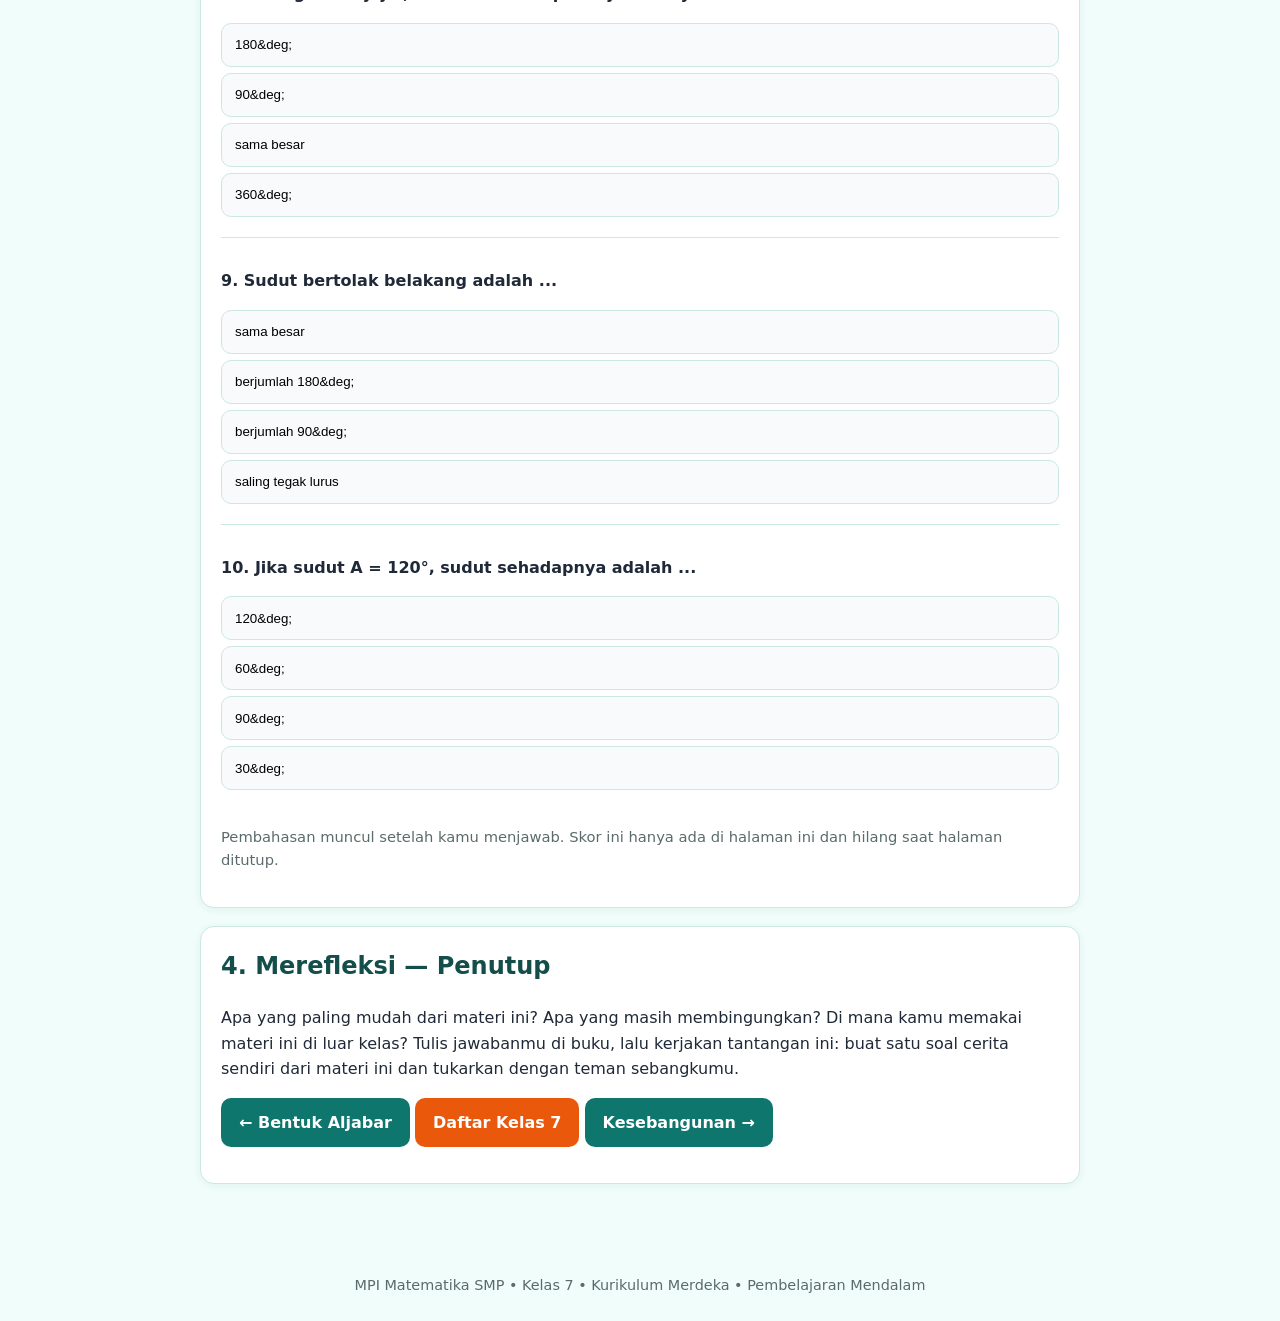
<file: kelas-7/garis-dan-sudut/index.html>
<!DOCTYPE html><html lang="id"><head><meta charset="utf-8"><meta name="viewport" content="width=device-width,initial-scale=1"><title>Garis dan Sudut - MPI Matematika Kelas 7</title><link rel="stylesheet" href="../../assets/css/style.css"></head><body>
<header><h1>Garis dan Sudut</h1><p>MPI Matematika SMP &bull; Kelas 7 &bull; Semester 2 &bull; Geometri</p></header>
<nav><a href="../../index.html">Beranda</a><a href="../index.html">Kelas 7</a><a href="../../tp-atp/index.html">TP &amp; ATP</a></nav><main>
<div class="card tp"><h2>Tujuan Pembelajaran</h2><p><b>TP G.1</b></p><p class="small">Prasyarat: Bentuk aljabar dasar dan pengukuran sudut</p></div>
<div class="card"><h2>1. Awal &mdash; Masalah Kontekstual</h2><p>Dua jalan sejajar dipotong jalan melintang. Dari satu sudut yang kamu ketahui, bisakah kamu menentukan sudut-sudut lain tanpa mengukurnya satu per satu? Itulah kekuatan sifat sudut.</p><p>Coba perkirakan dulu jawabannya sebelum menggeser atau menghitung pada simulasi di bawah. Perkiraan yang salah pun berguna: dari sanalah kita belajar.</p></div>
<div class="card"><h2>2. Memahami &mdash; Busur Sudut dan Pasangan Sudut</h2><label>Sudut yang diketahui (derajat) <input type="range" id="sud" min="10" max="170" value="70" oninput="sudut()"></label><div class="result" id="out"></div><p class="small">Geser sudutnya. Perhatikan sudut pelurusnya selalu berjumlah 180&deg; dengan sudut awal, sedangkan sudut sehadapnya selalu sama besar.</p></div>
<div class="card"><h2>3. Mengaplikasi &mdash; Latihan dan Kuis</h2><p class="score" id="score"></p><div id="quiz"></div><p class="small">Pembahasan muncul setelah kamu menjawab. Skor ini hanya ada di halaman ini dan hilang saat halaman ditutup.</p></div>
<div class="card"><h2>4. Merefleksi &mdash; Penutup</h2><p>Apa yang paling mudah dari materi ini? Apa yang masih membingungkan? Di mana kamu memakai materi ini di luar kelas? Tulis jawabanmu di buku, lalu kerjakan tantangan ini: buat satu soal cerita sendiri dari materi ini dan tukarkan dengan teman sebangkumu.</p><p><a class="btn secondary" href="../bentuk-aljabar/index.html">&larr; Bentuk Aljabar</a> <a class="btn" href="../index.html">Daftar Kelas 7</a> <a class="btn secondary" href="../kesebangunan/index.html">Kesebangunan &rarr;</a></p></div>
</main><footer>MPI Matematika SMP &bull; Kelas 7 &bull; Kurikulum Merdeka &bull; Pembelajaran Mendalam</footer>
<script src="../../assets/js/app.js"></script><script>function sudut(){var a=val('sud',70);document.getElementById('out').innerHTML='Sudut awal: <b>'+a+'&deg;</b><br>Pelurusnya: <b>'+(180-a)+'&deg;</b><br>Penyikunya: <b>'+(a<90?(90-a)+'&deg;':'tidak ada, karena sudutnya sudah 90&deg; atau lebih')+'</b><br>Sudut sehadapnya: <b>'+a+'&deg;</b>';}sudut();
renderQuiz([{"q": "Pelurus dari sudut 70&deg; adalah ...", "o": ["110&deg;", "70&deg;", "20&deg;", "90&deg;"], "a": 0, "e": "Dua sudut berpelurus jumlahnya 180&deg;: 180 - 70 = 110."}, {"q": "Penyiku dari sudut 40&deg; adalah ...", "o": ["50&deg;", "140&deg;", "40&deg;", "90&deg;"], "a": 0, "e": "Dua sudut berpenyiku jumlahnya 90&deg;: 90 - 40 = 50."}, {"q": "Sudut sehadap pada dua garis sejajar yang dipotong garis transversal adalah ...", "o": ["sama besar", "berjumlah 180&deg;", "berjumlah 90&deg;", "selalu siku-siku"], "a": 0, "e": "Sudut sehadap letaknya sama dan besarnya sama."}, {"q": "Sudut berseberangan dalam pada garis sejajar adalah ...", "o": ["sama besar", "berjumlah 180&deg;", "saling berpelurus", "selalu 90&deg;"], "a": 0, "e": "Sudut berseberangan dalam (berseberangan di dalam dua garis) besarnya sama."}, {"q": "Dua sudut berpelurus jumlahnya ...", "o": ["180&deg;", "90&deg;", "360&deg;", "45&deg;"], "a": 0, "e": "Pelurus berarti membentuk garis lurus, yaitu 180&deg;."}, {"q": "Jika satu sudut 90&deg;, pelurusnya adalah ...", "o": ["90&deg;", "180&deg;", "0&deg;", "45&deg;"], "a": 0, "e": "180 - 90 = 90."}, {"q": "Sudut 30&deg; dan 60&deg; adalah pasangan ...", "o": ["berpenyiku", "berpelurus", "sehadap", "berseberangan"], "a": 0, "e": "30 + 60 = 90, jadi berpenyiku."}, {"q": "Pada garis sejajar, sudut dalam sepihak jumlahnya ...", "o": ["180&deg;", "90&deg;", "sama besar", "360&deg;"], "a": 0, "e": "Sudut dalam sepihak (satu sisi) berjumlah 180&deg;."}, {"q": "Sudut bertolak belakang adalah ...", "o": ["sama besar", "berjumlah 180&deg;", "berjumlah 90&deg;", "saling tegak lurus"], "a": 0, "e": "Sudut yang bertolak belakang (berhadapan di titik potong) sama besar."}, {"q": "Jika sudut A = 120&deg;, sudut sehadapnya adalah ...", "o": ["120&deg;", "60&deg;", "90&deg;", "30&deg;"], "a": 0, "e": "Sudut sehadap sama besar dengan sudut awal."}], "quiz", "score");</script></body></html>
</file>
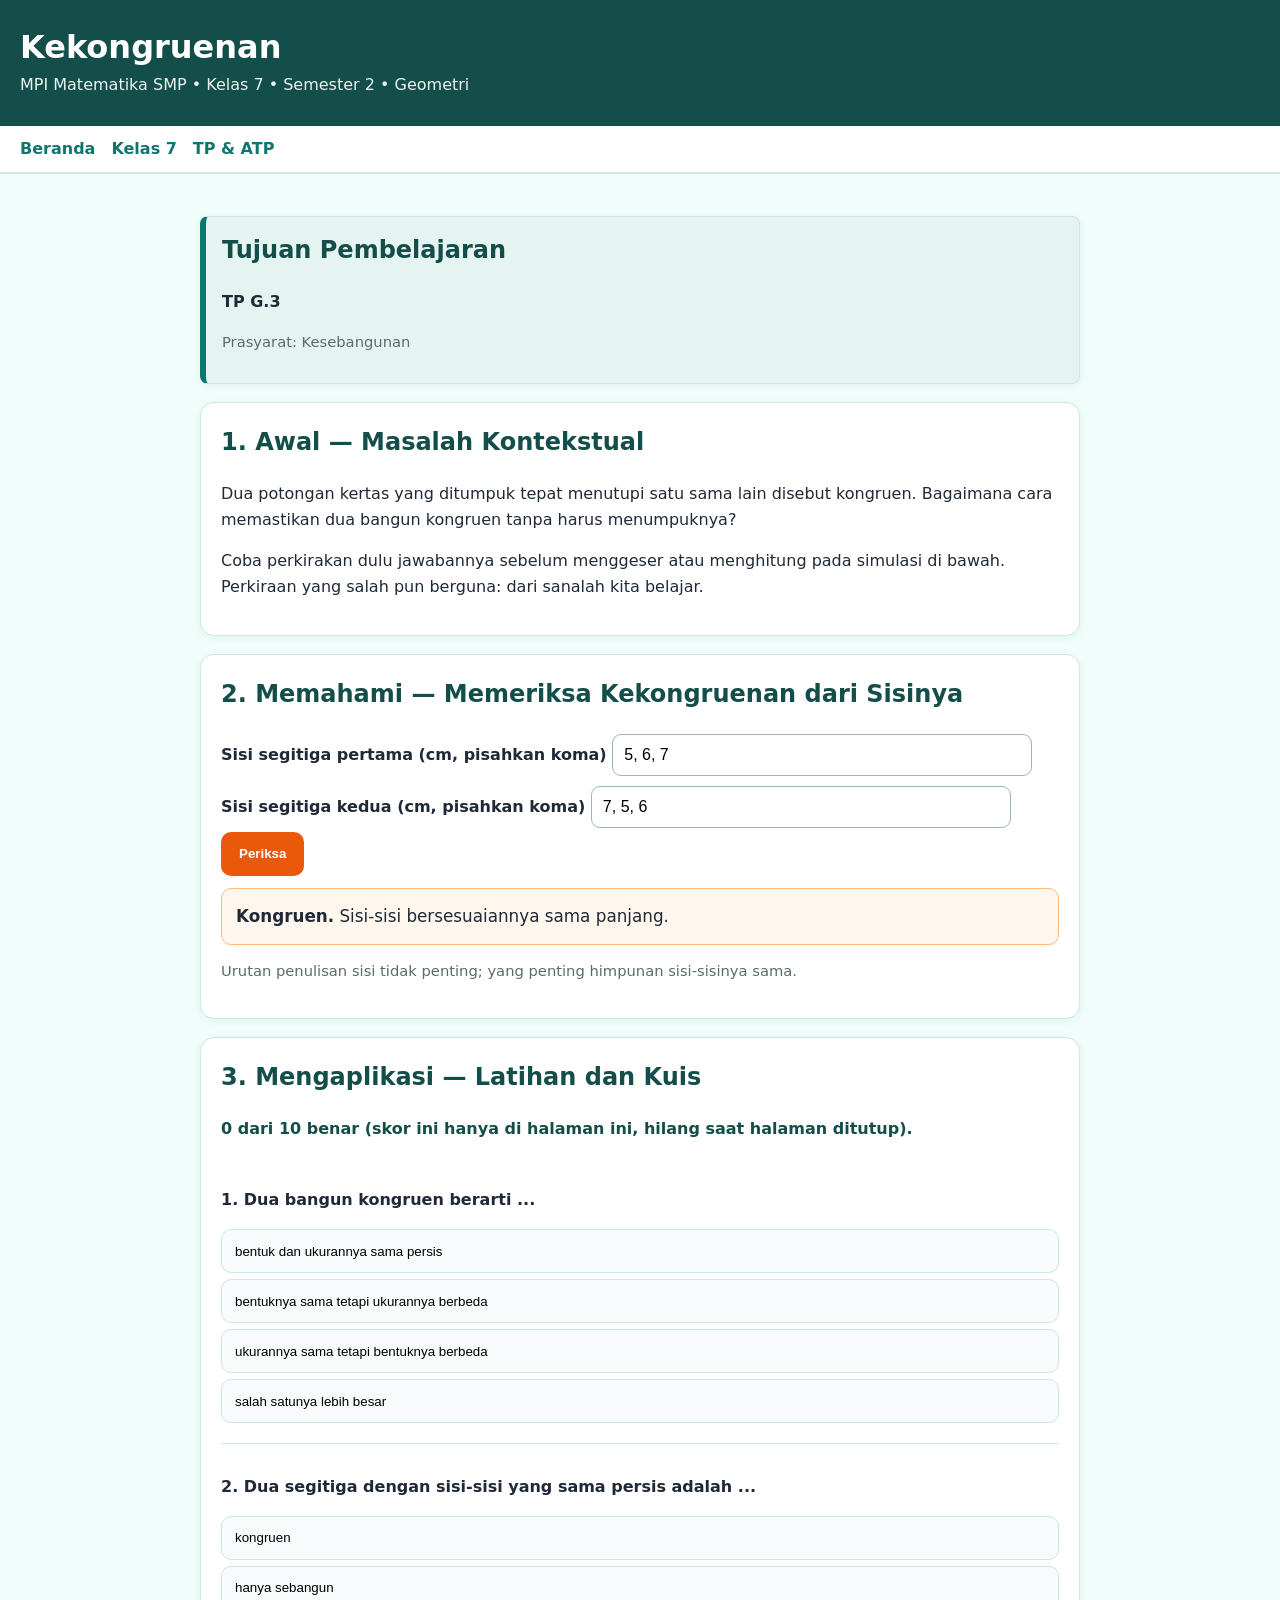
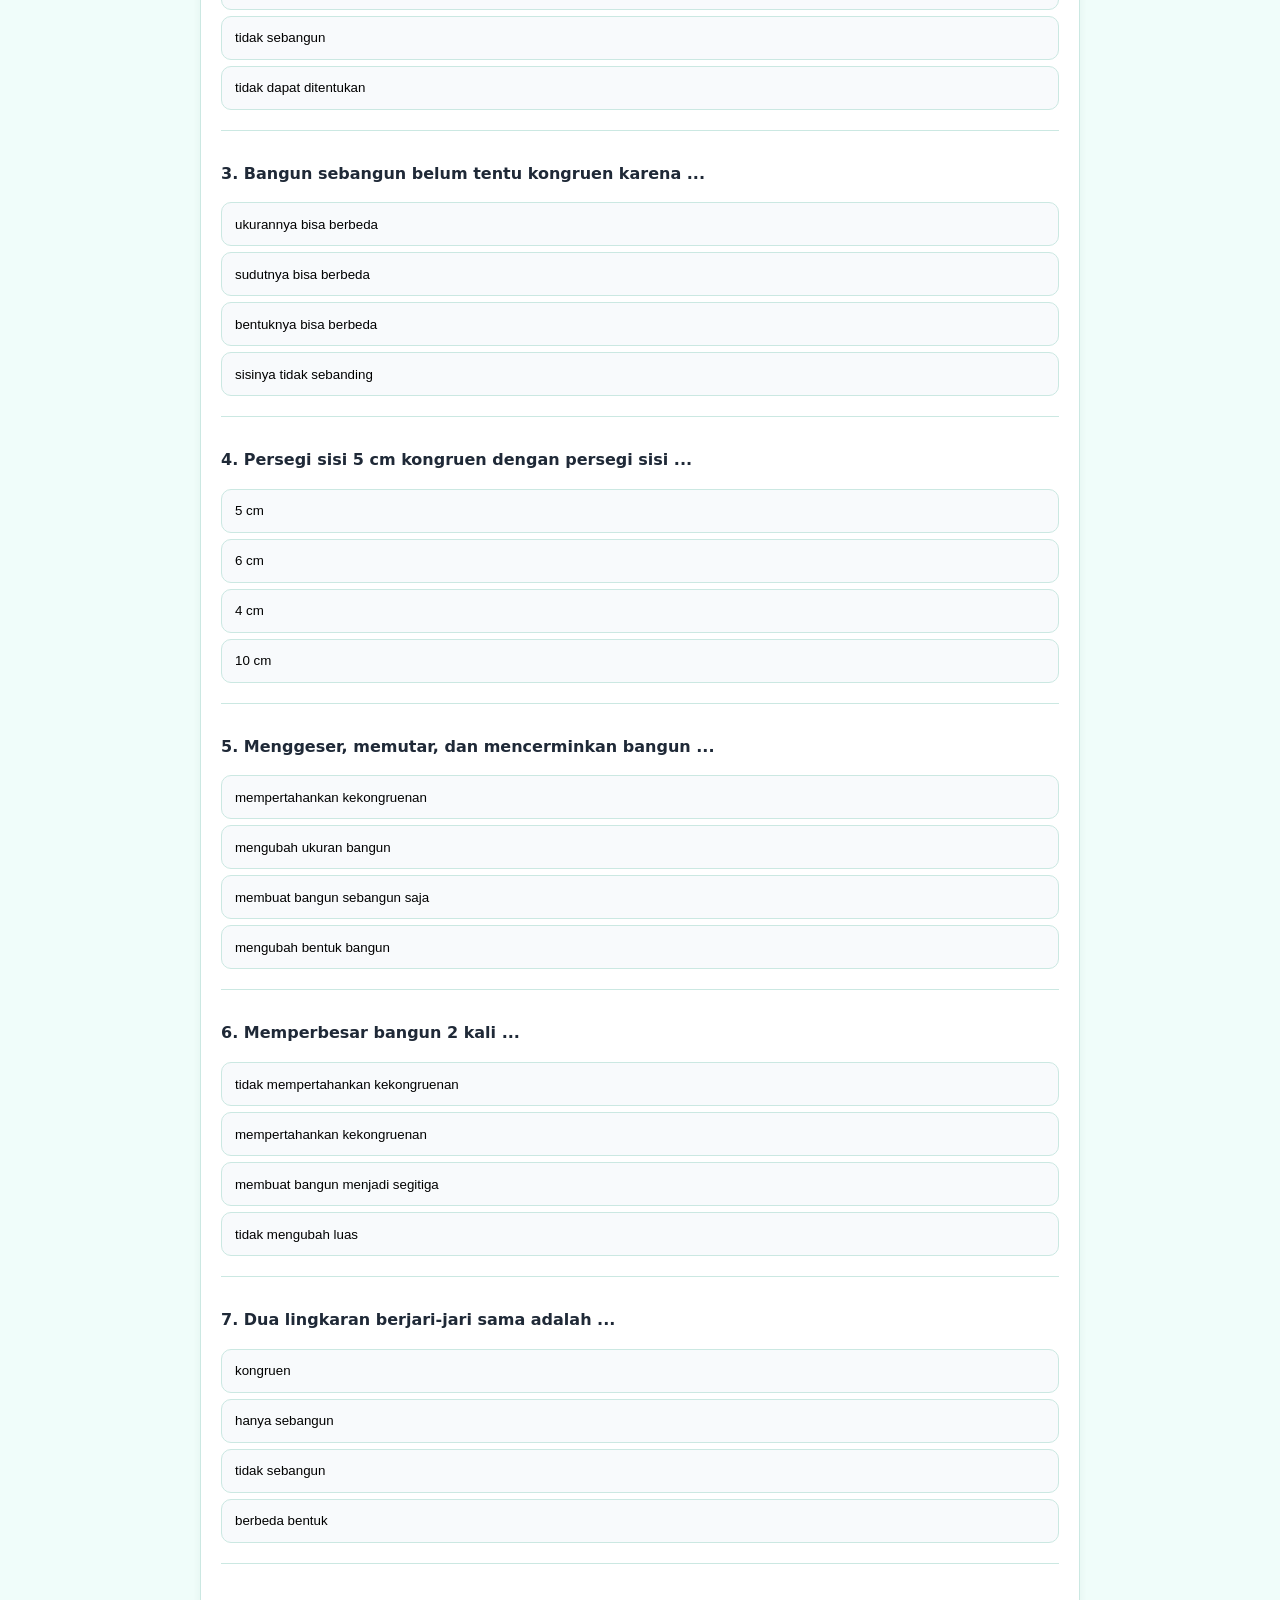
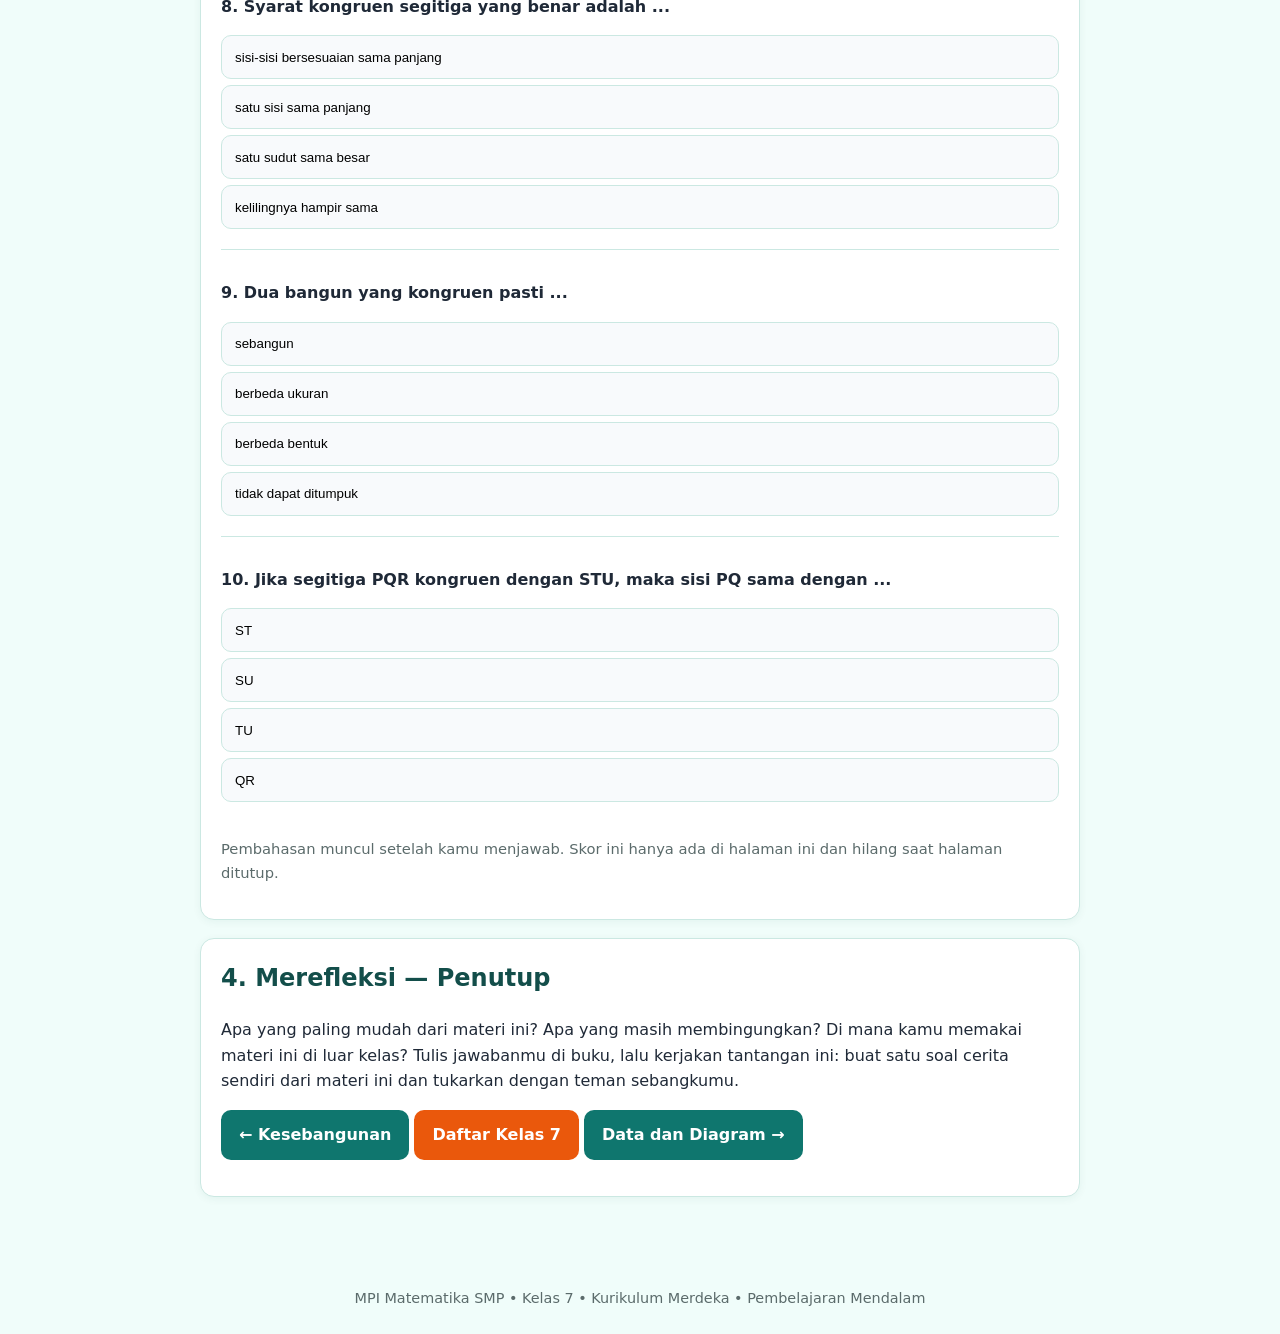
<file: kelas-7/kekongruenan/index.html>
<!DOCTYPE html><html lang="id"><head><meta charset="utf-8"><meta name="viewport" content="width=device-width,initial-scale=1"><title>Kekongruenan - MPI Matematika Kelas 7</title><link rel="stylesheet" href="../../assets/css/style.css"></head><body>
<header><h1>Kekongruenan</h1><p>MPI Matematika SMP &bull; Kelas 7 &bull; Semester 2 &bull; Geometri</p></header>
<nav><a href="../../index.html">Beranda</a><a href="../index.html">Kelas 7</a><a href="../../tp-atp/index.html">TP &amp; ATP</a></nav><main>
<div class="card tp"><h2>Tujuan Pembelajaran</h2><p><b>TP G.3</b></p><p class="small">Prasyarat: Kesebangunan</p></div>
<div class="card"><h2>1. Awal &mdash; Masalah Kontekstual</h2><p>Dua potongan kertas yang ditumpuk tepat menutupi satu sama lain disebut kongruen. Bagaimana cara memastikan dua bangun kongruen tanpa harus menumpuknya?</p><p>Coba perkirakan dulu jawabannya sebelum menggeser atau menghitung pada simulasi di bawah. Perkiraan yang salah pun berguna: dari sanalah kita belajar.</p></div>
<div class="card"><h2>2. Memahami &mdash; Memeriksa Kekongruenan dari Sisinya</h2><label>Sisi segitiga pertama (cm, pisahkan koma) <input type="text" id="s1" value="5, 6, 7"></label><label>Sisi segitiga kedua (cm, pisahkan koma) <input type="text" id="s2" value="7, 5, 6"></label><button class="btn" onclick="cek()">Periksa</button><div class="result" id="out"></div><p class="small">Urutan penulisan sisi tidak penting; yang penting himpunan sisi-sisinya sama.</p></div>
<div class="card"><h2>3. Mengaplikasi &mdash; Latihan dan Kuis</h2><p class="score" id="score"></p><div id="quiz"></div><p class="small">Pembahasan muncul setelah kamu menjawab. Skor ini hanya ada di halaman ini dan hilang saat halaman ditutup.</p></div>
<div class="card"><h2>4. Merefleksi &mdash; Penutup</h2><p>Apa yang paling mudah dari materi ini? Apa yang masih membingungkan? Di mana kamu memakai materi ini di luar kelas? Tulis jawabanmu di buku, lalu kerjakan tantangan ini: buat satu soal cerita sendiri dari materi ini dan tukarkan dengan teman sebangkumu.</p><p><a class="btn secondary" href="../kesebangunan/index.html">&larr; Kesebangunan</a> <a class="btn" href="../index.html">Daftar Kelas 7</a> <a class="btn secondary" href="../data-dan-diagram/index.html">Data dan Diagram &rarr;</a></p></div>
</main><footer>MPI Matematika SMP &bull; Kelas 7 &bull; Kurikulum Merdeka &bull; Pembelajaran Mendalam</footer>
<script src="../../assets/js/app.js"></script><script>function parse(id){return document.getElementById(id).value.split(',').map(function(x){return parseFloat(x.trim());}).filter(function(x){return !isNaN(x);}).sort(function(a,b){return a-b;}).join(',');}function cek(){var a=parse('s1'),b=parse('s2');document.getElementById('out').innerHTML=a===b?'<b>Kongruen.</b> Sisi-sisi bersesuaiannya sama panjang.':'<b>Belum tentu kongruen.</b> Sisi-sisinya tidak sama persis.';}cek();
renderQuiz([{"q": "Dua bangun kongruen berarti ...", "o": ["bentuk dan ukurannya sama persis", "bentuknya sama tetapi ukurannya berbeda", "ukurannya sama tetapi bentuknya berbeda", "salah satunya lebih besar"], "a": 0, "e": "Kongruen adalah sama persis, sehingga bisa saling menutupi."}, {"q": "Dua segitiga dengan sisi-sisi yang sama persis adalah ...", "o": ["kongruen", "hanya sebangun", "tidak sebangun", "tidak dapat ditentukan"], "a": 0, "e": "Sisi-sisi sama persis memenuhi syarat kongruen (SSS)."}, {"q": "Bangun sebangun belum tentu kongruen karena ...", "o": ["ukurannya bisa berbeda", "sudutnya bisa berbeda", "bentuknya bisa berbeda", "sisinya tidak sebanding"], "a": 0, "e": "Sebangun hanya menuntut bentuk sama dan sisi sebanding, bukan sama panjang."}, {"q": "Persegi sisi 5 cm kongruen dengan persegi sisi ...", "o": ["5 cm", "6 cm", "4 cm", "10 cm"], "a": 0, "e": "Persegi dengan sisi yang sama persis adalah kongruen."}, {"q": "Menggeser, memutar, dan mencerminkan bangun ...", "o": ["mempertahankan kekongruenan", "mengubah ukuran bangun", "membuat bangun sebangun saja", "mengubah bentuk bangun"], "a": 0, "e": "Ketiga transformasi itu tidak mengubah bentuk maupun ukuran."}, {"q": "Memperbesar bangun 2 kali ...", "o": ["tidak mempertahankan kekongruenan", "mempertahankan kekongruenan", "membuat bangun menjadi segitiga", "tidak mengubah luas"], "a": 0, "e": "Perbesaran mengubah ukuran, jadi hasilnya sebangun tetapi tidak kongruen."}, {"q": "Dua lingkaran berjari-jari sama adalah ...", "o": ["kongruen", "hanya sebangun", "tidak sebangun", "berbeda bentuk"], "a": 0, "e": "Lingkaran dengan jari-jari sama akan tepat menutupi satu sama lain."}, {"q": "Syarat kongruen segitiga yang benar adalah ...", "o": ["sisi-sisi bersesuaian sama panjang", "satu sisi sama panjang", "satu sudut sama besar", "kelilingnya hampir sama"], "a": 0, "e": "Untuk segitiga, tiga sisi yang sama (SSS) sudah cukup menjamin kongruen."}, {"q": "Dua bangun yang kongruen pasti ...", "o": ["sebangun", "berbeda ukuran", "berbeda bentuk", "tidak dapat ditumpuk"], "a": 0, "e": "Sama persis berarti juga sebangun dengan faktor skala 1."}, {"q": "Jika segitiga PQR kongruen dengan STU, maka sisi PQ sama dengan ...", "o": ["ST", "SU", "TU", "QR"], "a": 0, "e": "Sisi bersesuaian dalam urutan nama segitiga: P dengan S, Q dengan T, jadi PQ dengan ST."}], "quiz", "score");</script></body></html>
</file>
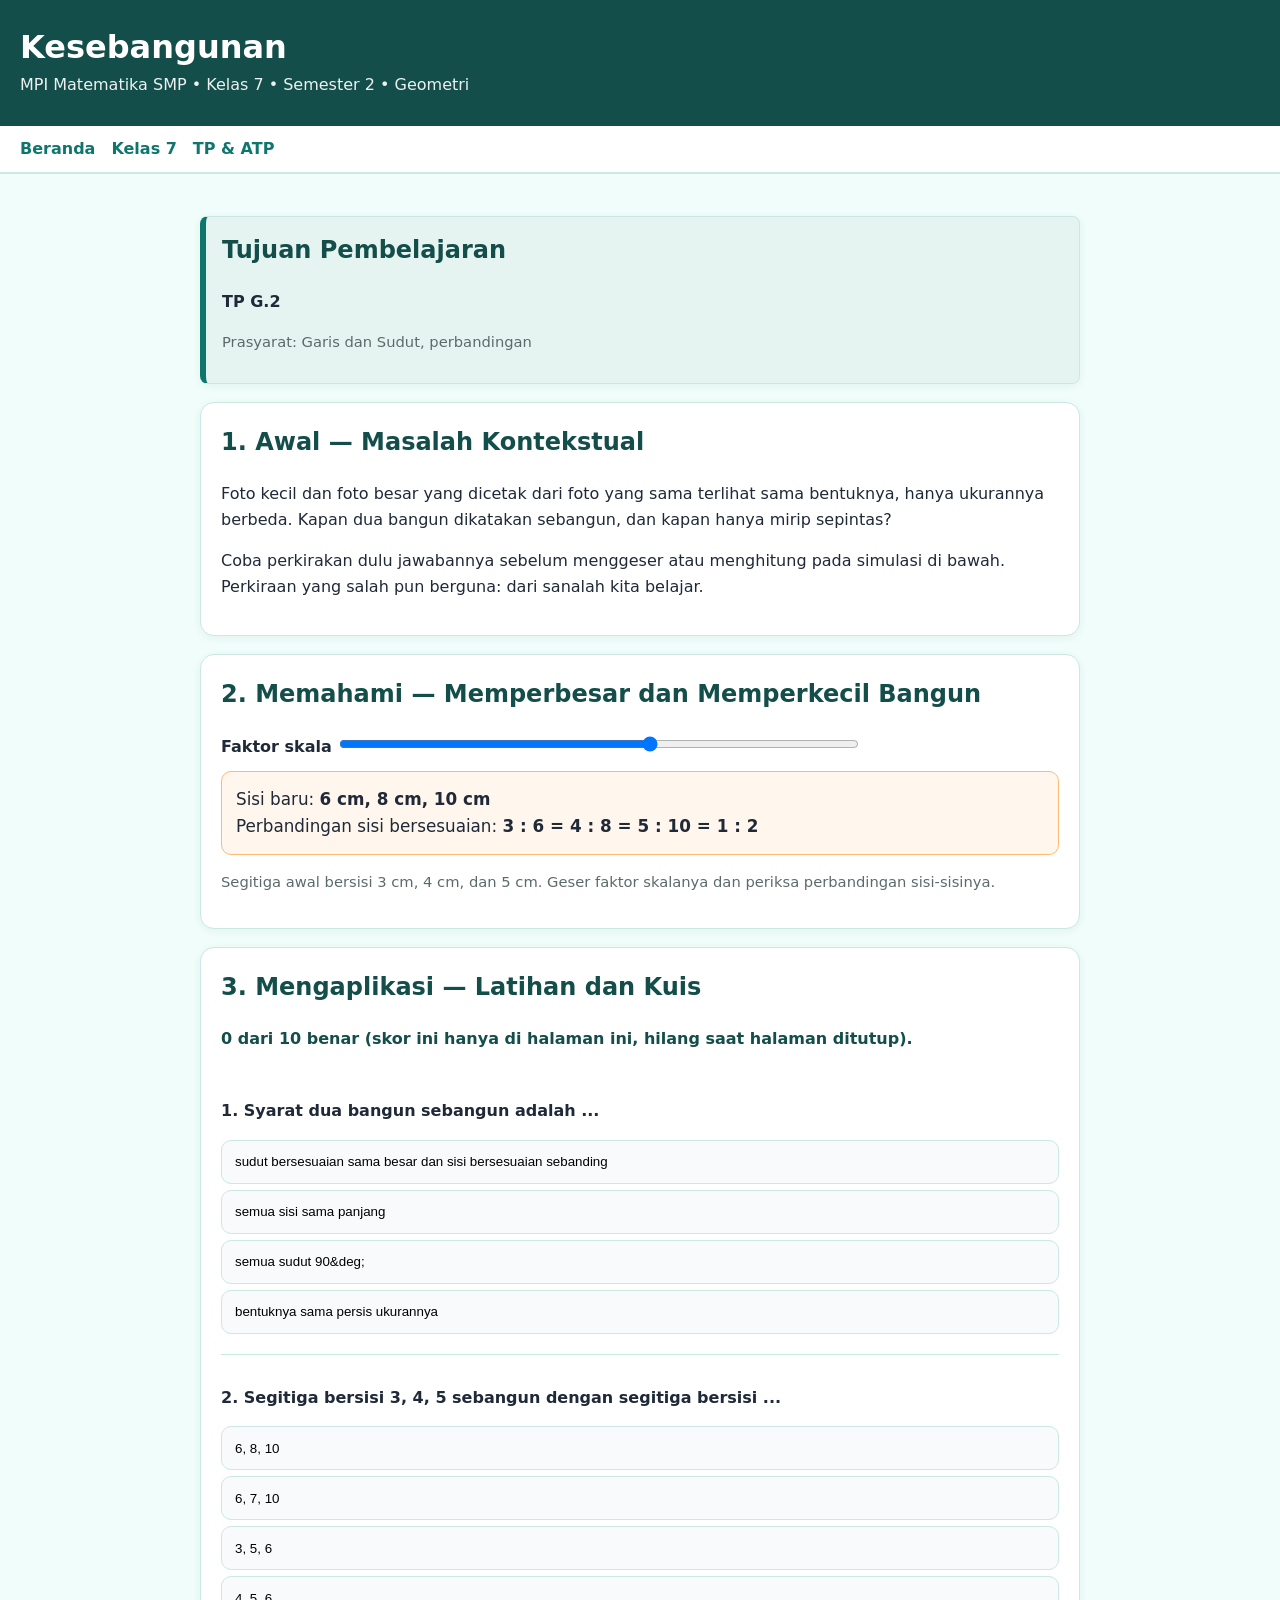
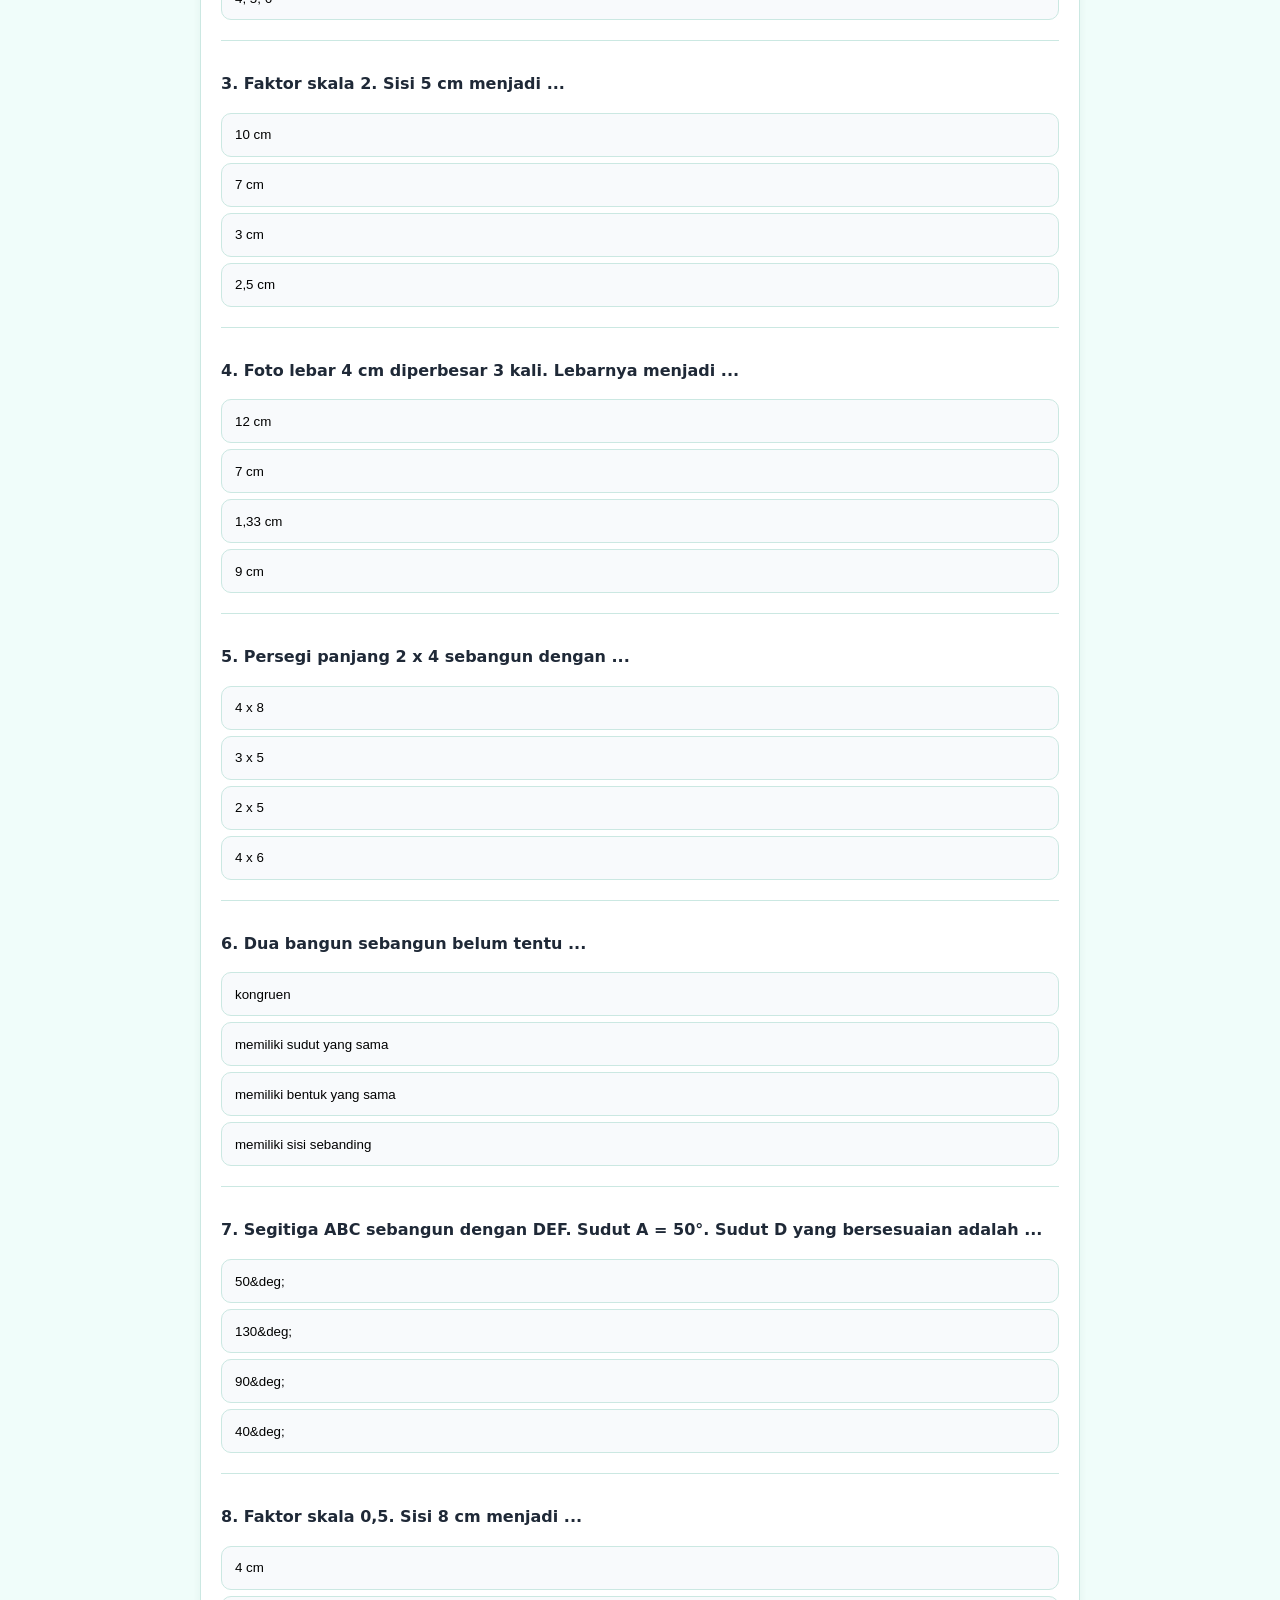
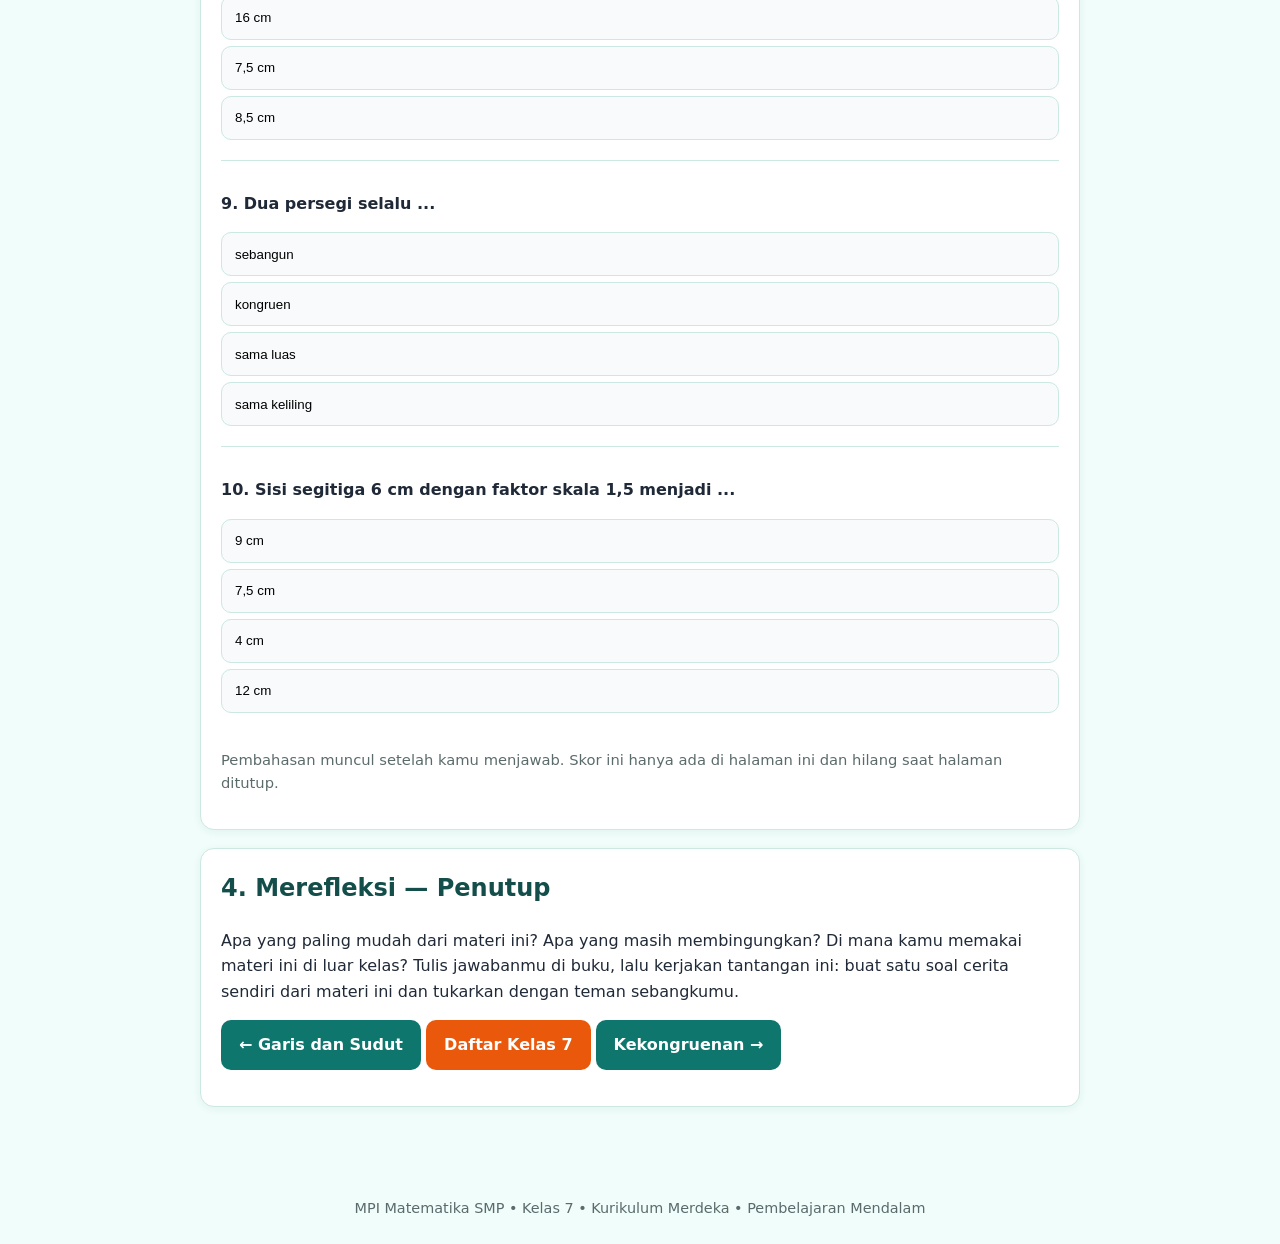
<file: kelas-7/kesebangunan/index.html>
<!DOCTYPE html><html lang="id"><head><meta charset="utf-8"><meta name="viewport" content="width=device-width,initial-scale=1"><title>Kesebangunan - MPI Matematika Kelas 7</title><link rel="stylesheet" href="../../assets/css/style.css"></head><body>
<header><h1>Kesebangunan</h1><p>MPI Matematika SMP &bull; Kelas 7 &bull; Semester 2 &bull; Geometri</p></header>
<nav><a href="../../index.html">Beranda</a><a href="../index.html">Kelas 7</a><a href="../../tp-atp/index.html">TP &amp; ATP</a></nav><main>
<div class="card tp"><h2>Tujuan Pembelajaran</h2><p><b>TP G.2</b></p><p class="small">Prasyarat: Garis dan Sudut, perbandingan</p></div>
<div class="card"><h2>1. Awal &mdash; Masalah Kontekstual</h2><p>Foto kecil dan foto besar yang dicetak dari foto yang sama terlihat sama bentuknya, hanya ukurannya berbeda. Kapan dua bangun dikatakan sebangun, dan kapan hanya mirip sepintas?</p><p>Coba perkirakan dulu jawabannya sebelum menggeser atau menghitung pada simulasi di bawah. Perkiraan yang salah pun berguna: dari sanalah kita belajar.</p></div>
<div class="card"><h2>2. Memahami &mdash; Memperbesar dan Memperkecil Bangun</h2><label>Faktor skala <input type="range" id="sk" min="0.5" max="3" step="0.5" value="2" oninput="skala()"></label><div class="result" id="out"></div><p class="small">Segitiga awal bersisi 3 cm, 4 cm, dan 5 cm. Geser faktor skalanya dan periksa perbandingan sisi-sisinya.</p></div>
<div class="card"><h2>3. Mengaplikasi &mdash; Latihan dan Kuis</h2><p class="score" id="score"></p><div id="quiz"></div><p class="small">Pembahasan muncul setelah kamu menjawab. Skor ini hanya ada di halaman ini dan hilang saat halaman ditutup.</p></div>
<div class="card"><h2>4. Merefleksi &mdash; Penutup</h2><p>Apa yang paling mudah dari materi ini? Apa yang masih membingungkan? Di mana kamu memakai materi ini di luar kelas? Tulis jawabanmu di buku, lalu kerjakan tantangan ini: buat satu soal cerita sendiri dari materi ini dan tukarkan dengan teman sebangkumu.</p><p><a class="btn secondary" href="../garis-dan-sudut/index.html">&larr; Garis dan Sudut</a> <a class="btn" href="../index.html">Daftar Kelas 7</a> <a class="btn secondary" href="../kekongruenan/index.html">Kekongruenan &rarr;</a></p></div>
</main><footer>MPI Matematika SMP &bull; Kelas 7 &bull; Kurikulum Merdeka &bull; Pembelajaran Mendalam</footer>
<script src="../../assets/js/app.js"></script><script>function skala(){var k=val('sk',2);document.getElementById('out').innerHTML='Sisi baru: <b>'+(3*k)+' cm, '+(4*k)+' cm, '+(5*k)+' cm</b><br>Perbandingan sisi bersesuaian: <b>3 : '+(3*k)+' = 4 : '+(4*k)+' = 5 : '+(5*k)+' = 1 : '+k+'</b>';}skala();
renderQuiz([{"q": "Syarat dua bangun sebangun adalah ...", "o": ["sudut bersesuaian sama besar dan sisi bersesuaian sebanding", "semua sisi sama panjang", "semua sudut 90&deg;", "bentuknya sama persis ukurannya"], "a": 0, "e": "Sebangun tidak harus sama ukuran, tetapi bentuknya sama: sudut sama dan sisi sebanding."}, {"q": "Segitiga bersisi 3, 4, 5 sebangun dengan segitiga bersisi ...", "o": ["6, 8, 10", "6, 7, 10", "3, 5, 6", "4, 5, 6"], "a": 0, "e": "Setiap sisi dikali 2, rasionya tetap."}, {"q": "Faktor skala 2. Sisi 5 cm menjadi ...", "o": ["10 cm", "7 cm", "3 cm", "2,5 cm"], "a": 0, "e": "5 x 2 = 10 cm."}, {"q": "Foto lebar 4 cm diperbesar 3 kali. Lebarnya menjadi ...", "o": ["12 cm", "7 cm", "1,33 cm", "9 cm"], "a": 0, "e": "4 x 3 = 12 cm."}, {"q": "Persegi panjang 2 x 4 sebangun dengan ...", "o": ["4 x 8", "3 x 5", "2 x 5", "4 x 6"], "a": 0, "e": "Rasio 2:4 = 1:2 dan 4:8 = 1:2, jadi sebangun."}, {"q": "Dua bangun sebangun belum tentu ...", "o": ["kongruen", "memiliki sudut yang sama", "memiliki bentuk yang sama", "memiliki sisi sebanding"], "a": 0, "e": "Sebangun bisa berbeda ukuran; kongruen menuntut ukuran sama persis."}, {"q": "Segitiga ABC sebangun dengan DEF. Sudut A = 50&deg;. Sudut D yang bersesuaian adalah ...", "o": ["50&deg;", "130&deg;", "90&deg;", "40&deg;"], "a": 0, "e": "Sudut bersesuaian pada bangun sebangun sama besar."}, {"q": "Faktor skala 0,5. Sisi 8 cm menjadi ...", "o": ["4 cm", "16 cm", "7,5 cm", "8,5 cm"], "a": 0, "e": "8 x 0,5 = 4 cm (diperkecil)."}, {"q": "Dua persegi selalu ...", "o": ["sebangun", "kongruen", "sama luas", "sama keliling"], "a": 0, "e": "Semua persegi memiliki sudut 90&deg; dan rasio sisi 1:1, jadi selalu sebangun, tetapi belum tentu kongruen."}, {"q": "Sisi segitiga 6 cm dengan faktor skala 1,5 menjadi ...", "o": ["9 cm", "7,5 cm", "4 cm", "12 cm"], "a": 0, "e": "6 x 1,5 = 9 cm."}], "quiz", "score");</script></body></html>
</file>
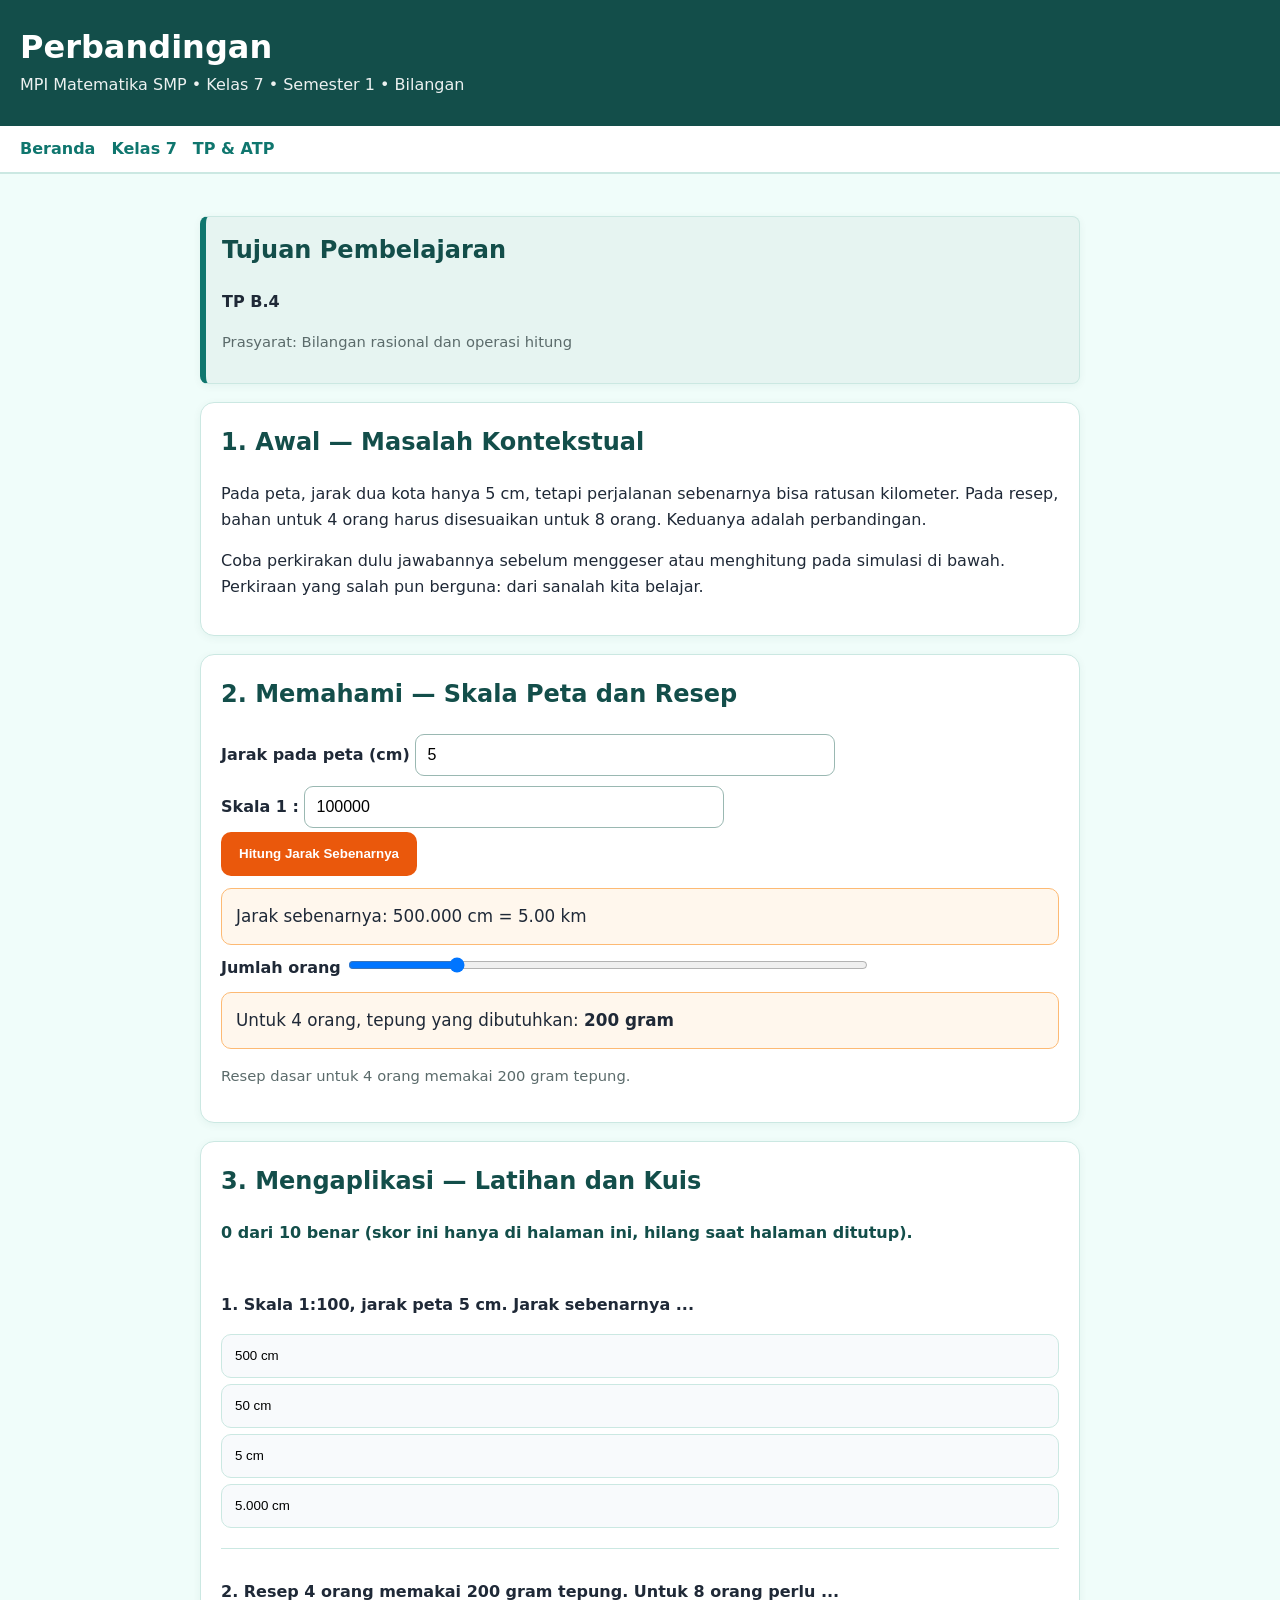
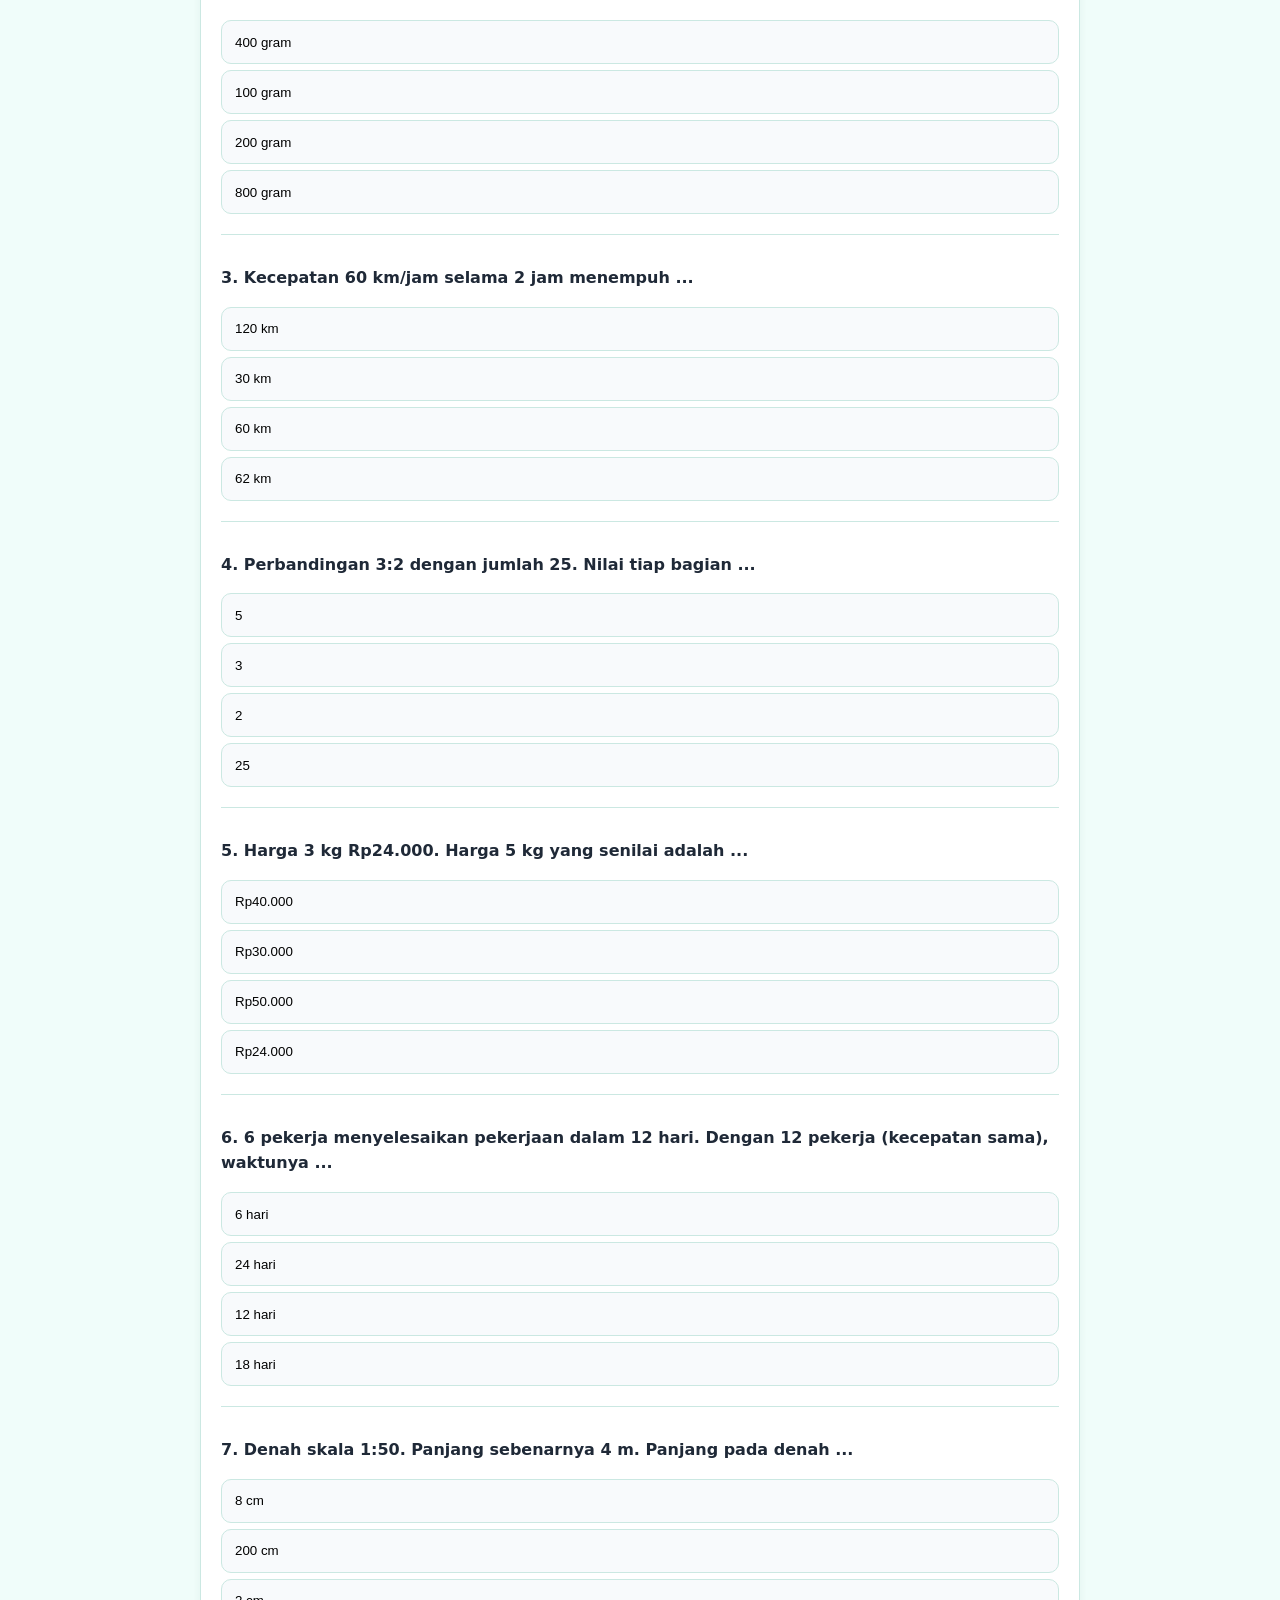
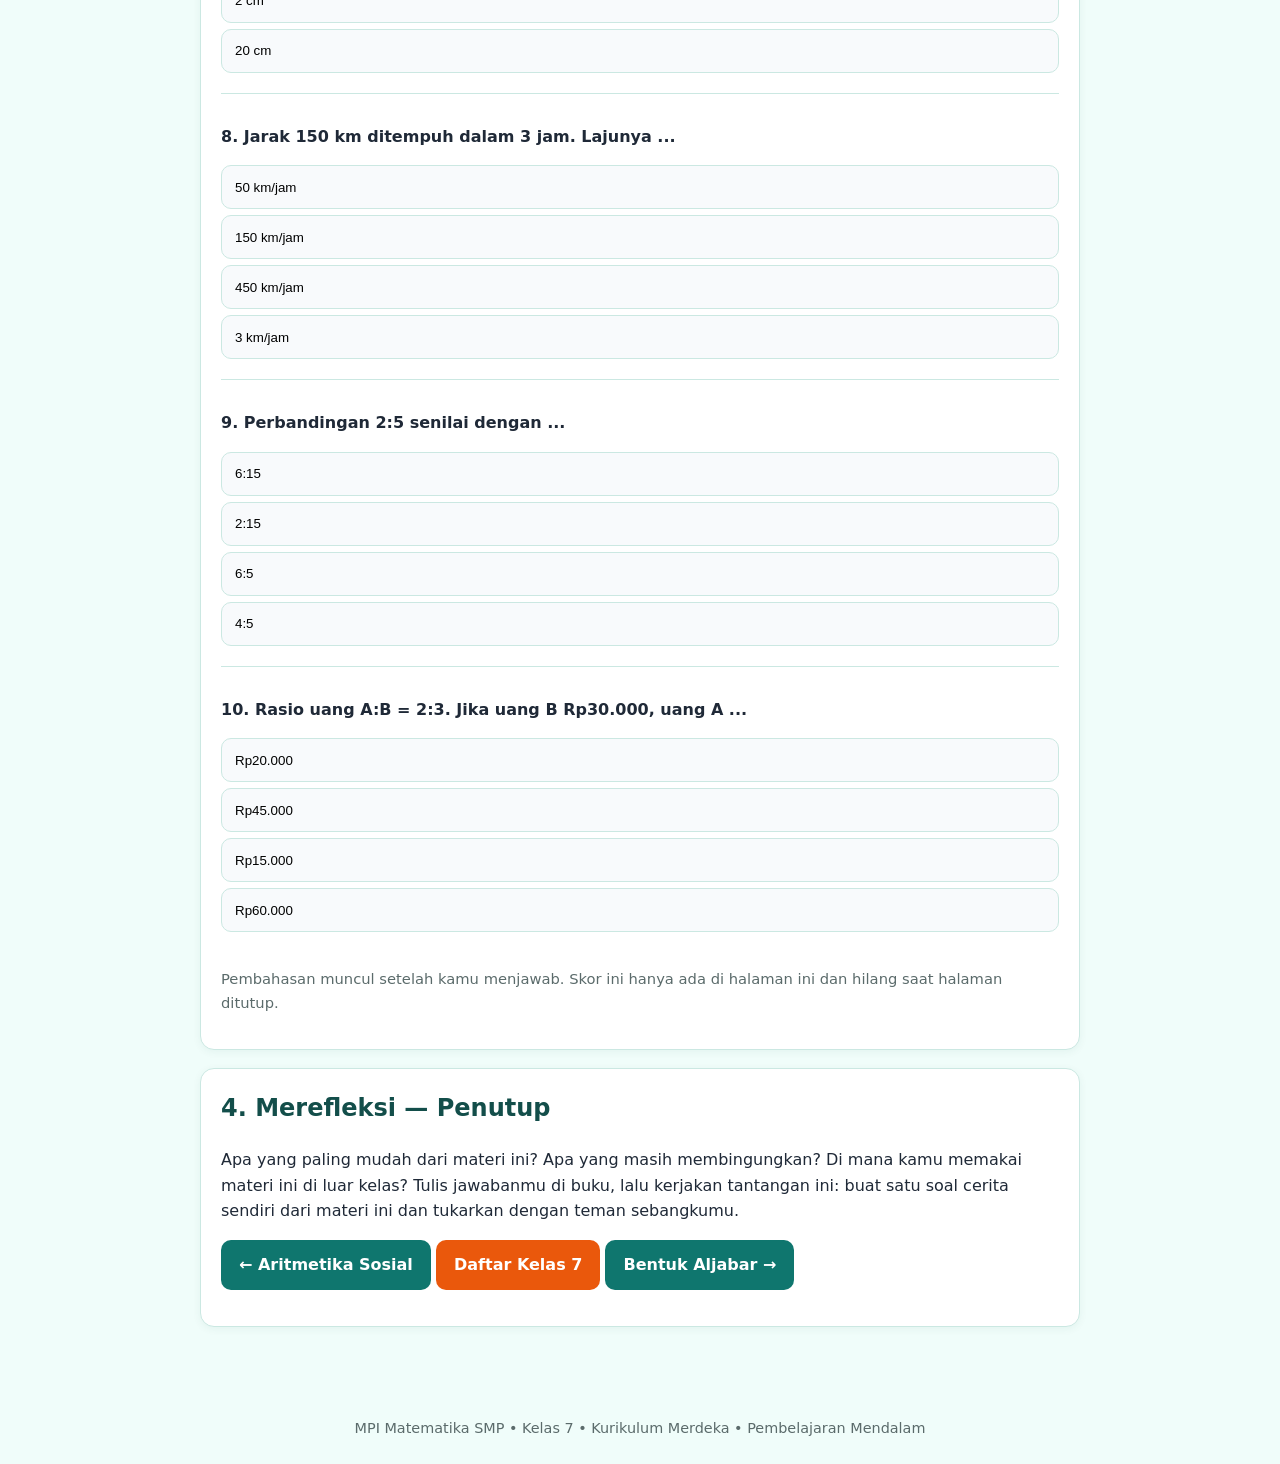
<file: kelas-7/perbandingan/index.html>
<!DOCTYPE html><html lang="id"><head><meta charset="utf-8"><meta name="viewport" content="width=device-width,initial-scale=1"><title>Perbandingan - MPI Matematika Kelas 7</title><link rel="stylesheet" href="../../assets/css/style.css"></head><body>
<header><h1>Perbandingan</h1><p>MPI Matematika SMP &bull; Kelas 7 &bull; Semester 1 &bull; Bilangan</p></header>
<nav><a href="../../index.html">Beranda</a><a href="../index.html">Kelas 7</a><a href="../../tp-atp/index.html">TP &amp; ATP</a></nav><main>
<div class="card tp"><h2>Tujuan Pembelajaran</h2><p><b>TP B.4</b></p><p class="small">Prasyarat: Bilangan rasional dan operasi hitung</p></div>
<div class="card"><h2>1. Awal &mdash; Masalah Kontekstual</h2><p>Pada peta, jarak dua kota hanya 5 cm, tetapi perjalanan sebenarnya bisa ratusan kilometer. Pada resep, bahan untuk 4 orang harus disesuaikan untuk 8 orang. Keduanya adalah perbandingan.</p><p>Coba perkirakan dulu jawabannya sebelum menggeser atau menghitung pada simulasi di bawah. Perkiraan yang salah pun berguna: dari sanalah kita belajar.</p></div>
<div class="card"><h2>2. Memahami &mdash; Skala Peta dan Resep</h2><label>Jarak pada peta (cm) <input type="number" id="jp" value="5"></label><label>Skala 1 : <input type="number" id="sk" value="100000"></label><button class="btn" onclick="skala()">Hitung Jarak Sebenarnya</button><div class="result" id="out"></div><label>Jumlah orang <input type="range" id="org" min="2" max="12" value="4" oninput="resep()"></label><div class="result" id="out2"></div><p class="small">Resep dasar untuk 4 orang memakai 200 gram tepung.</p></div>
<div class="card"><h2>3. Mengaplikasi &mdash; Latihan dan Kuis</h2><p class="score" id="score"></p><div id="quiz"></div><p class="small">Pembahasan muncul setelah kamu menjawab. Skor ini hanya ada di halaman ini dan hilang saat halaman ditutup.</p></div>
<div class="card"><h2>4. Merefleksi &mdash; Penutup</h2><p>Apa yang paling mudah dari materi ini? Apa yang masih membingungkan? Di mana kamu memakai materi ini di luar kelas? Tulis jawabanmu di buku, lalu kerjakan tantangan ini: buat satu soal cerita sendiri dari materi ini dan tukarkan dengan teman sebangkumu.</p><p><a class="btn secondary" href="../aritmetika-sosial/index.html">&larr; Aritmetika Sosial</a> <a class="btn" href="../index.html">Daftar Kelas 7</a> <a class="btn secondary" href="../bentuk-aljabar/index.html">Bentuk Aljabar &rarr;</a></p></div>
</main><footer>MPI Matematika SMP &bull; Kelas 7 &bull; Kurikulum Merdeka &bull; Pembelajaran Mendalam</footer>
<script src="../../assets/js/app.js"></script><script>function skala(){var j=val('jp',0),s=val('sk',1);document.getElementById('out').innerHTML='Jarak sebenarnya: '+(j*s).toLocaleString('id-ID')+' cm = '+((j*s/100000).toFixed(2))+' km';}function resep(){var o=val('org',4);document.getElementById('out2').innerHTML='Untuk '+o+' orang, tepung yang dibutuhkan: <b>'+(200*o/4)+' gram</b>';}skala();resep();
renderQuiz([{"q": "Skala 1:100, jarak peta 5 cm. Jarak sebenarnya ...", "o": ["500 cm", "50 cm", "5 cm", "5.000 cm"], "a": 0, "e": "5 x 100 = 500 cm."}, {"q": "Resep 4 orang memakai 200 gram tepung. Untuk 8 orang perlu ...", "o": ["400 gram", "100 gram", "200 gram", "800 gram"], "a": 0, "e": "Jumlah orang menjadi dua kali lipat, bahan pun dua kali lipat."}, {"q": "Kecepatan 60 km/jam selama 2 jam menempuh ...", "o": ["120 km", "30 km", "60 km", "62 km"], "a": 0, "e": "Jarak = kecepatan x waktu = 120 km."}, {"q": "Perbandingan 3:2 dengan jumlah 25. Nilai tiap bagian ...", "o": ["5", "3", "2", "25"], "a": 0, "e": "3 + 2 = 5 bagian, 25 : 5 = 5."}, {"q": "Harga 3 kg Rp24.000. Harga 5 kg yang senilai adalah ...", "o": ["Rp40.000", "Rp30.000", "Rp50.000", "Rp24.000"], "a": 0, "e": "Per kg Rp8.000, jadi 5 kg = Rp40.000."}, {"q": "6 pekerja menyelesaikan pekerjaan dalam 12 hari. Dengan 12 pekerja (kecepatan sama), waktunya ...", "o": ["6 hari", "24 hari", "12 hari", "18 hari"], "a": 0, "e": "Pekerja dua kali lipat, waktu menjadi setengahnya. Ini perbandingan berbalik nilai."}, {"q": "Denah skala 1:50. Panjang sebenarnya 4 m. Panjang pada denah ...", "o": ["8 cm", "200 cm", "2 cm", "20 cm"], "a": 0, "e": "4 m = 400 cm; 400 : 50 = 8 cm."}, {"q": "Jarak 150 km ditempuh dalam 3 jam. Lajunya ...", "o": ["50 km/jam", "150 km/jam", "450 km/jam", "3 km/jam"], "a": 0, "e": "150 : 3 = 50 km/jam."}, {"q": "Perbandingan 2:5 senilai dengan ...", "o": ["6:15", "2:15", "6:5", "4:5"], "a": 0, "e": "Kedua ruas dikali 3: 6:15."}, {"q": "Rasio uang A:B = 2:3. Jika uang B Rp30.000, uang A ...", "o": ["Rp20.000", "Rp45.000", "Rp15.000", "Rp60.000"], "a": 0, "e": "Per bagian Rp10.000, jadi A = 2 x Rp10.000 = Rp20.000."}], "quiz", "score");</script></body></html>
</file>
<file: assets/css/style.css>
:root{--teal:#0F766E;--teal-dark:#134E4A;--orange:#EA580C;--bg:#F0FDFA;--card:#fff;--text:#1F2937;--muted:#5B6B6B;--line:#CBE8E2}
*{box-sizing:border-box}
body{margin:0;font-family:system-ui,-apple-system,"Segoe UI",Roboto,Arial,sans-serif;background:var(--bg);color:var(--text);line-height:1.6}
a{color:var(--teal)}
header{background:var(--teal-dark);color:#fff;padding:28px 20px}
header h1{margin:0 0 6px;font-size:2rem;line-height:1.2}
header p{margin:0;opacity:.92;max-width:820px}
nav{background:#fff;border-bottom:2px solid var(--line);padding:10px 20px;display:flex;gap:16px;flex-wrap:wrap}
nav a{text-decoration:none;font-weight:700}
main{max-width:920px;margin:0 auto;padding:24px 20px 48px}
.card{background:var(--card);border:1px solid var(--line);border-radius:14px;padding:20px;margin:18px 0;box-shadow:0 2px 8px rgba(19,78,74,.06)}
.card h2,.card h3{color:var(--teal-dark);margin-top:0}
.tp{background:#E6F4F1;border-left:6px solid var(--teal);padding:14px 16px;border-radius:8px}
.btn{display:inline-block;background:var(--orange);color:#fff!important;border:0;border-radius:10px;padding:12px 18px;font-weight:800;text-decoration:none;cursor:pointer;min-height:44px}
.btn.secondary{background:var(--teal)}
label{display:block;font-weight:700;margin:10px 0 4px}
input[type=number],input[type=text],select{width:100%;max-width:420px;padding:11px;border:1px solid #9AB8B2;border-radius:9px;font-size:1rem}
input[type=range]{width:100%;max-width:520px}
.grid{display:grid;grid-template-columns:repeat(auto-fit,minmax(240px,1fr));gap:16px}
.locked{opacity:.65}
.result{background:#FFF7ED;border:1px solid #FDBA74;border-radius:10px;padding:14px;margin-top:12px;font-size:1.05rem}
.q{border-top:1px solid var(--line);padding:14px 0}
.q:first-child{border-top:0}
.opt{display:block;width:100%;text-align:left;background:#F8FAFC;border:1px solid var(--line);border-radius:10px;padding:11px 13px;margin:6px 0;cursor:pointer;min-height:44px}
.opt.correct{background:#DCFCE7;border-color:#16A34A}
.opt.wrong{background:#FEE2E2;border-color:#DC2626}
.explain{display:none;background:#F0FDFA;border-radius:8px;padding:10px 12px;margin-top:8px}
.explain.show{display:block}
.score{font-weight:800;color:var(--teal-dark)}
.bar-row{display:flex;align-items:center;gap:10px;margin:8px 0}
.bar{height:32px;background:var(--teal);border-radius:6px;min-width:4px}
.pie{width:220px;height:220px;border-radius:50%;margin:12px auto}
.small{color:var(--muted);font-size:.92rem}
footer{text-align:center;color:var(--muted);padding:24px;font-size:.9rem}
@media(max-width:600px){header h1{font-size:1.55rem}main{padding:16px 14px 36px}}
</file>
